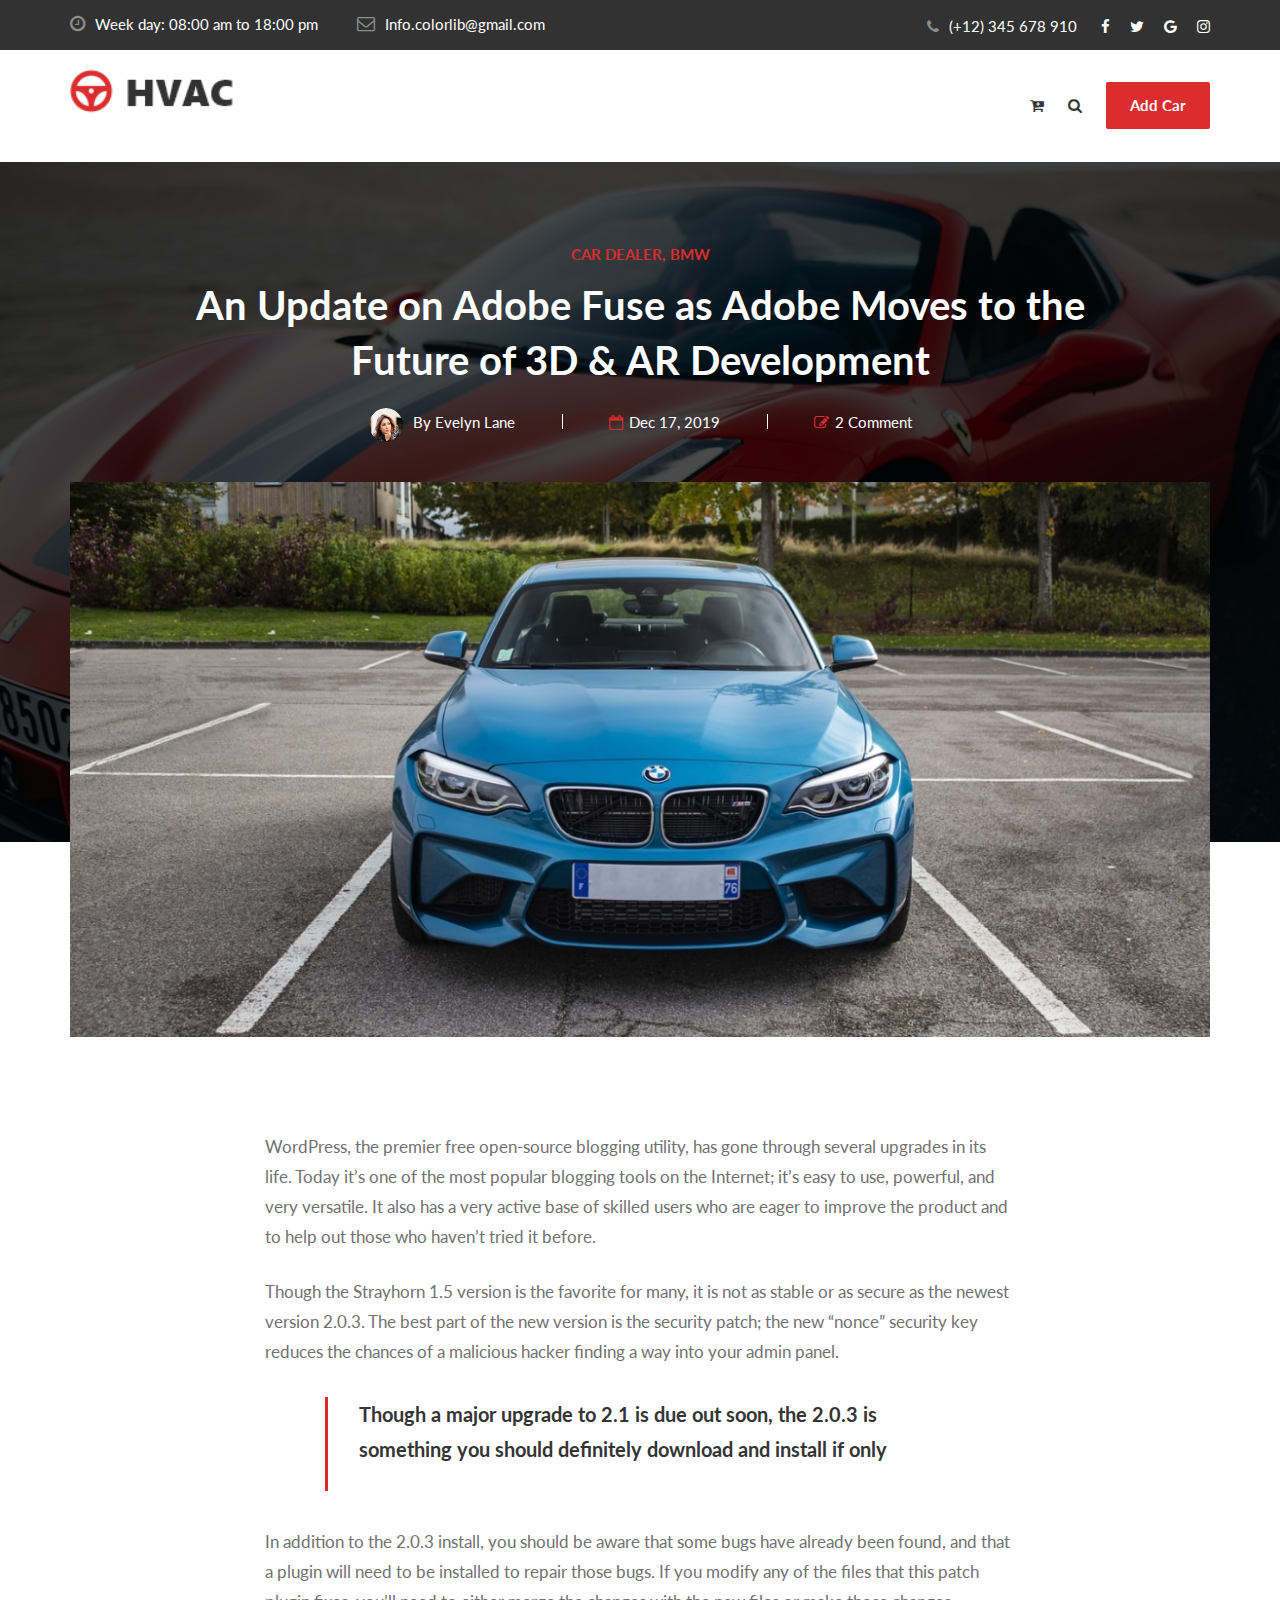
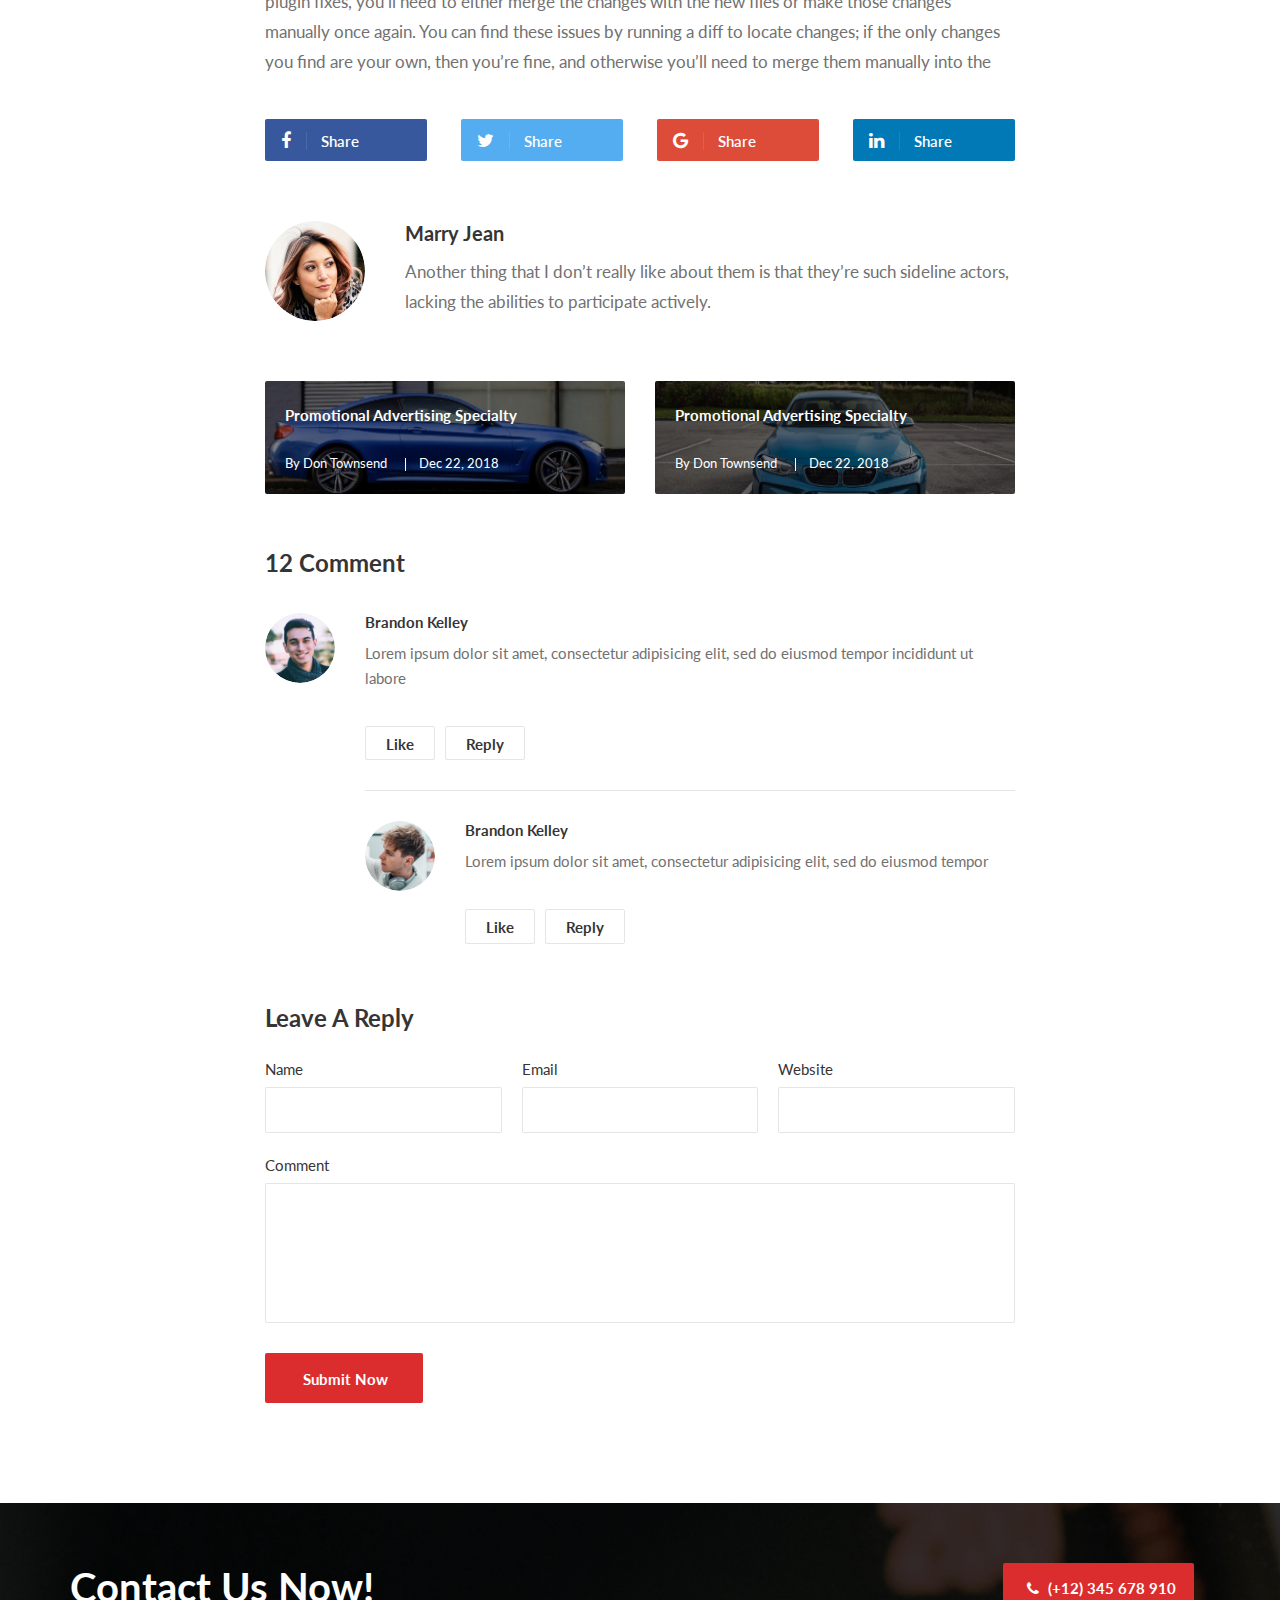
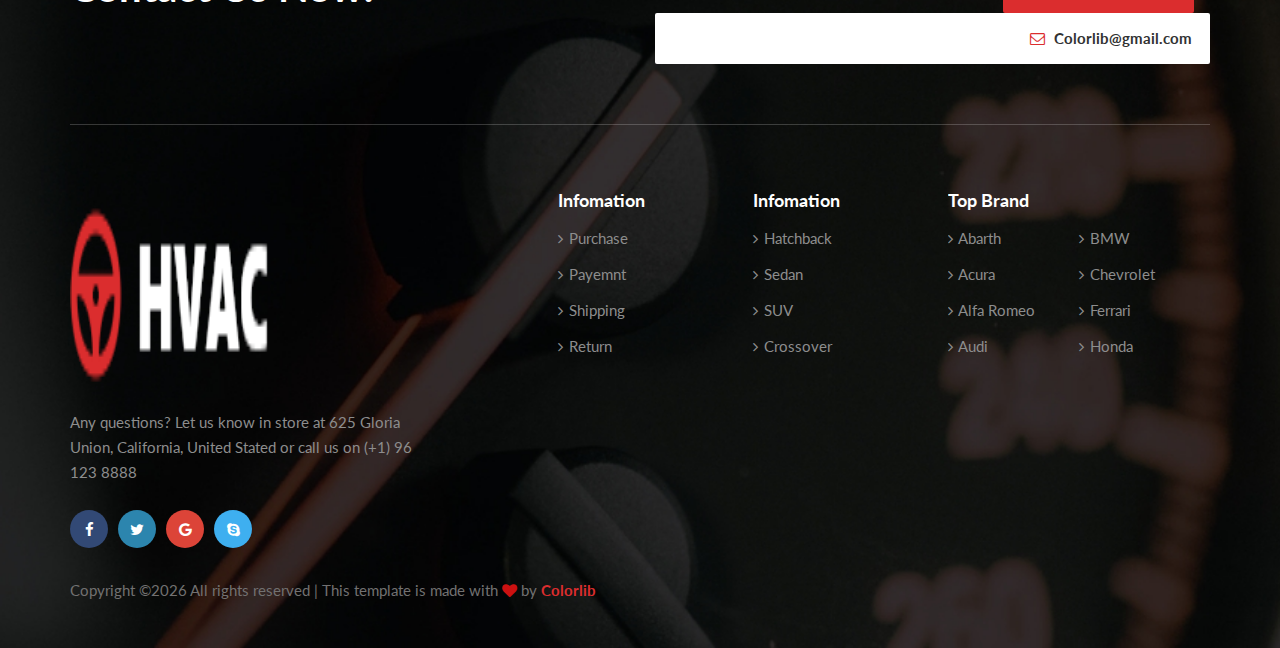
<file: blog-details.html>
<!DOCTYPE html>
<html lang="zxx">

<head>
    <meta charset="UTF-8">
    <meta name="description" content="Ashocars Japan">
    <meta name="keywords" content="Ashocars, Japan, Ashocars Japan, Ashocars Japan Kandy, Ashocars Japan Kandy Sri Lanka,car sale, 
			car sale in kandy, car sale in sri lanka,car sale in kandy sri lanka, car sale in sri lanka kandy ,japan car sale">
    <meta name="viewport" content="width=device-width, initial-scale=1.0">
    <meta http-equiv="X-UA-Compatible" content="ie=edge">
    <title>Ashocars Japan</title>

    <!-- Google Font -->
    <link href="https://fonts.googleapis.com/css2?family=Lato:wght@300;400;700;900&display=swap" rel="stylesheet">

    <!-- Css Styles -->
    <link rel="stylesheet" href="css/bootstrap.min.css" type="text/css">
    <link rel="stylesheet" href="css/font-awesome.min.css" type="text/css">
    <link rel="stylesheet" href="css/elegant-icons.css" type="text/css">
    <link rel="stylesheet" href="css/nice-select.css" type="text/css">
    <link rel="stylesheet" href="css/magnific-popup.css" type="text/css">
    <link rel="stylesheet" href="css/jquery-ui.min.css" type="text/css">
    <link rel="stylesheet" href="css/owl.carousel.min.css" type="text/css">
    <link rel="stylesheet" href="css/slicknav.min.css" type="text/css">
    <link rel="stylesheet" href="css/style.css" type="text/css">
</head>

<body>
    <!-- Page Preloder -->
    <div id="preloder">
        <div class="loader"></div>
    </div>

    <!-- Offcanvas Menu Begin -->
    <div class="offcanvas-menu-overlay"></div>
    <div class="offcanvas-menu-wrapper">
        <div class="offcanvas__widget">
            <a href="#"><i class="fa fa-cart-plus"></i></a>
            <a href="#" class="search-switch"><i class="fa fa-search"></i></a>
            <a href="#" class="primary-btn">Add Car</a>
        </div>
        <div class="offcanvas__logo">
            <a href="./index.html"><img src="img/logo.png" alt=""></a>
        </div>
        <div id="mobile-menu-wrap"></div>
        <ul class="offcanvas__widget__add">
            <li><i class="fa fa-clock-o"></i> Week day: 08:00 am to 18:00 pm</li>
            <li><i class="fa fa-envelope-o"></i> Info.colorlib@gmail.com</li>
        </ul>
        <div class="offcanvas__phone__num">
            <i class="fa fa-phone"></i>
            <span>(+12) 345 678 910</span>
        </div>
        <div class="offcanvas__social">
            <a href="#"><i class="fa fa-facebook"></i></a>
            <a href="#"><i class="fa fa-twitter"></i></a>
            <a href="#"><i class="fa fa-google"></i></a>
            <a href="#"><i class="fa fa-instagram"></i></a>
        </div>
    </div>
    <!-- Offcanvas Menu End -->

    <!-- Header Section Begin -->
    <header class="header">
        <div class="header__top">
            <div class="container">
                <div class="row">
                    <div class="col-lg-7">
                        <ul class="header__top__widget">
                            <li><i class="fa fa-clock-o"></i> Week day: 08:00 am to 18:00 pm</li>
                            <li><i class="fa fa-envelope-o"></i> Info.colorlib@gmail.com</li>
                        </ul>
                    </div>
                    <div class="col-lg-5">
                        <div class="header__top__right">
                            <div class="header__top__phone">
                                <i class="fa fa-phone"></i>
                                <span>(+12) 345 678 910</span>
                            </div>
                            <div class="header__top__social">
                                <a href="#"><i class="fa fa-facebook"></i></a>
                                <a href="#"><i class="fa fa-twitter"></i></a>
                                <a href="#"><i class="fa fa-google"></i></a>
                                <a href="#"><i class="fa fa-instagram"></i></a>
                            </div>
                        </div>
                    </div>
                </div>
            </div>
        </div>
        <div class="container">
            <div class="row">
                <div class="col-lg-2">
                    <div class="header__logo">
                        <a href="./index.html"><img src="img/logo.png" alt=""></a>
                    </div>
                </div>
                <div class="col-lg-10">
                    <div class="header__nav">
                        <nav class="header__menu">
                            <ul>
                                <li><a href="./index.html">Home</a></li>
                                <li><a href="./car.html">Cars</a></li>
                                <!-- <li><a href="./blog.html">Blog</a></li> -->
                                <!-- <li class="active"><a href="#">Pages</a>
                                    <ul class="dropdown">
                                        <li><a href="./about.html">About Us</a></li>
                                        <li><a href="./car-details.html">Car Details</a></li>
                                        <li><a href="./blog-details.html">Blog Details</a></li>
                                    </ul>
                                </li> -->
                                <li><a href="./about.html">About</a></li>
                                <li><a href="./contact.html">Contact</a></li>
                            </ul>
                        </nav>
                        <div class="header__nav__widget">
                            <div class="header__nav__widget__btn">
                                <a href="#"><i class="fa fa-cart-plus"></i></a>
                                <a href="#" class="search-switch"><i class="fa fa-search"></i></a>
                            </div>
                            <a href="#" class="primary-btn">Add Car</a>
                        </div>
                    </div>
                </div>
            </div>
            <div class="canvas__open">
                <span class="fa fa-bars"></span>
            </div>
        </div>
    </header>
    <!-- Header Section End -->

    <!-- Blog Details Hero Begin -->
    <section class="blog-details-hero spad set-bg" data-setbg="img/blog/details/details-hero-bg.jpg">
        <div class="container">
            <div class="row d-flex justify-content-center">
                <div class="col-lg-10">
                    <div class="blog__details__hero__text">
                        <span class="label">Car Dealer, BMW</span>
                        <h2>An Update on Adobe Fuse as Adobe Moves to the Future of 3D & AR Development</h2>
                        <ul>
                            <li><img src="img/blog/details/details-hero-avatar.png" alt=""> <span>By Evelyn Lane</span>
                            </li>
                            <li><i class="fa fa-calendar-o"></i> <span>Dec 17, 2019</span></li>
                            <li><i class="fa fa-edit"></i> <span>2 Comment</span></li>
                        </ul>
                    </div>
                </div>
            </div>
        </div>
    </section>
    <!-- Blog Details Hero End -->

    <!-- Blog Details Section Begin -->
    <section class="blog-details spad">
        <div class="container">
            <div class="row">
                <div class="col-lg-12">
                    <div class="blog__details__pic">
                        <img src="img/blog/details/details-pic.jpg" alt="">
                    </div>
                </div>
            </div>
            <div class="row d-flex justify-content-center">
                <div class="col-lg-8">
                    <div class="blog__details__text">
                        <p>WordPress, the premier free open-source blogging utility, has gone through several upgrades
                            in its life. Today it’s one of the most popular blogging tools on the Internet; it’s easy to
                            use, powerful, and very versatile. It also has a very active base of skilled users who are
                            eager to improve the product and to help out those who haven’t tried it before.</p>
                        <p>Though the Strayhorn 1.5 version is the favorite for many, it is not as stable or as secure
                            as the newest version 2.0.3. The best part of the new version is the security patch; the new
                            “nonce” security key reduces the chances of a malicious hacker finding a way into your admin
                            panel.</p>
                    </div>
                    <div class="blog__details__quote">
                        <p>Though a major upgrade to 2.1 is due out soon, the 2.0.3 is something you should definitely
                            download and install if only</p>
                    </div>
                    <div class="blog__details__desc">
                        <p>In addition to the 2.0.3 install, you should be aware that some bugs have already been found,
                            and that a plugin will need to be installed to repair those bugs. If you modify any of the
                            files that this patch plugin fixes, you’ll need to either merge the changes with the new
                            files or make those changes manually once again. You can find these issues by running a diff
                            to locate changes; if the only changes you find are your own, then you’re fine, and
                            otherwise you’ll need to merge them manually into the</p>
                    </div>
                    <div class="blog__details__share">
                        <a href="#" class="blog__details__share__item">
                            <i class="fa fa-facebook"></i>
                            <span>Share</span>
                        </a>
                        <a href="#" class="blog__details__share__item twitter">
                            <i class="fa fa-twitter"></i>
                            <span>Share</span>
                        </a>
                        <a href="#" class="blog__details__share__item google">
                            <i class="fa fa-google"></i>
                            <span>Share</span>
                        </a>
                        <a href="#" class="blog__details__share__item linkedin">
                            <i class="fa fa-linkedin"></i>
                            <span>Share</span>
                        </a>
                    </div>
                    <div class="blog__details__author">
                        <div class="blog__details__author__pic">
                            <img src="img/blog/details/author.png" alt="">
                        </div>
                        <div class="blog__details__author__text">
                            <h5>Marry Jean</h5>
                            <p>Another thing that I don’t really like about them is that they’re such sideline actors,
                                lacking the abilities to participate actively.</p>
                        </div>
                    </div>
                    <div class="blog__details__btns">
                        <div class="row">
                            <div class="col-lg-12">
                                <div class="row">
                                    <div class="col-lg-6">
                                        <a href="#" class="blog__details__btns__item set-bg"
                                            data-setbg="img/blog/details/pre.jpg">
                                            <h6>Promotional Advertising Specialty</h6>
                                            <ul>
                                                <li>By Don Townsend</li>
                                                <li>Dec 22, 2018</li>
                                            </ul>
                                        </a>
                                    </div>
                                    <div class="col-lg-6">
                                        <a href="#" class="blog__details__btns__item set-bg"
                                            data-setbg="img/blog/details/next.jpg">
                                            <h6>Promotional Advertising Specialty</h6>
                                            <ul>
                                                <li>By Don Townsend</li>
                                                <li>Dec 22, 2018</li>
                                            </ul>
                                        </a>
                                    </div>
                                </div>
                            </div>
                        </div>
                    </div>
                    <div class="blog__details__comment">
                        <h4>12 Comment</h4>
                        <div class="blog__details__comment__item">
                            <div class="blog__details__comment__item__pic">
                                <img src="img/blog/details/comment-1.png" alt="">
                            </div>
                            <div class="blog__details__comment__item__text">
                                <h6>Brandon Kelley</h6>
                                <p>Lorem ipsum dolor sit amet, consectetur adipisicing elit, sed do eiusmod tempor
                                    incididunt ut labore</p>
                                <a href="#">Like</a>
                                <a href="#">Reply</a>
                            </div>
                        </div>
                        <div class="blog__details__comment__item reply__comment">
                            <div class="blog__details__comment__item__pic">
                                <img src="img/blog/details/comment-2.png" alt="">
                            </div>
                            <div class="blog__details__comment__item__text">
                                <h6>Brandon Kelley</h6>
                                <p>Lorem ipsum dolor sit amet, consectetur adipisicing elit, sed do eiusmod tempor</p>
                                <a href="#">Like</a>
                                <a href="#">Reply</a>
                            </div>
                        </div>
                    </div>
                    <div class="blog__details__comment__form">
                        <h4>Leave A Reply</h4>
                        <form action="#">
                            <div class="input-list">
                                <div class="input-list-item">
                                    <p>Name</p>
                                    <input type="text">
                                </div>
                                <div class="input-list-item">
                                    <p>Email</p>
                                    <input type="text">
                                </div>
                                <div class="input-list-item">
                                    <p>Website</p>
                                    <input type="text">
                                </div>
                            </div>
                            <div class="input-desc">
                                <p>Comment</p>
                                <textarea></textarea>
                            </div>
                            <button type="submit" class="site-btn">Submit Now</button>
                        </form>
                    </div>
                </div>
            </div>
        </div>
    </section>
    <!-- Blog Details Section End -->

    <!-- Footer Section Begin -->
    <footer class="footer set-bg" data-setbg="img/footer-bg.jpg">
        <div class="container">
            <div class="footer__contact">
                <div class="row">
                    <div class="col-lg-6 col-md-6">
                        <div class="footer__contact__title">
                            <h2>Contact Us Now!</h2>
                        </div>
                    </div>
                    <div class="col-lg-6 col-md-6">
                        <div class="footer__contact__option">
                            <div class="option__item"><i class="fa fa-phone"></i> (+12) 345 678 910</div>
                            <div class="option__item email"><i class="fa fa-envelope-o"></i> Colorlib@gmail.com</div>
                        </div>
                    </div>
                </div>
            </div>
            <div class="row">
                <div class="col-lg-4 col-md-4">
                    <div class="footer__about">
                        <div class="footer__logo">
                            <a href="#"><img src="img/footer-logo.png" alt=""></a>
                        </div>
                        <p>Any questions? Let us know in store at 625 Gloria Union, California, United Stated or call us
                            on (+1) 96 123 8888</p>
                        <div class="footer__social">
                            <a href="#" class="facebook"><i class="fa fa-facebook"></i></a>
                            <a href="#" class="twitter"><i class="fa fa-twitter"></i></a>
                            <a href="#" class="google"><i class="fa fa-google"></i></a>
                            <a href="#" class="skype"><i class="fa fa-skype"></i></a>
                        </div>
                    </div>
                </div>
                <div class="col-lg-2 offset-lg-1 col-md-3">
                    <div class="footer__widget">
                        <h5>Infomation</h5>
                        <ul>
                            <li><a href="#"><i class="fa fa-angle-right"></i> Purchase</a></li>
                            <li><a href="#"><i class="fa fa-angle-right"></i> Payemnt</a></li>
                            <li><a href="#"><i class="fa fa-angle-right"></i> Shipping</a></li>
                            <li><a href="#"><i class="fa fa-angle-right"></i> Return</a></li>
                        </ul>
                    </div>
                </div>
                <div class="col-lg-2 col-md-3">
                    <div class="footer__widget">
                        <h5>Infomation</h5>
                        <ul>
                            <li><a href="#"><i class="fa fa-angle-right"></i> Hatchback</a></li>
                            <li><a href="#"><i class="fa fa-angle-right"></i> Sedan</a></li>
                            <li><a href="#"><i class="fa fa-angle-right"></i> SUV</a></li>
                            <li><a href="#"><i class="fa fa-angle-right"></i> Crossover</a></li>
                        </ul>
                    </div>
                </div>
                <div class="col-lg-3 col-md-6">
                    <div class="footer__brand">
                        <h5>Top Brand</h5>
                        <ul>
                            <li><a href="#"><i class="fa fa-angle-right"></i> Abarth</a></li>
                            <li><a href="#"><i class="fa fa-angle-right"></i> Acura</a></li>
                            <li><a href="#"><i class="fa fa-angle-right"></i> Alfa Romeo</a></li>
                            <li><a href="#"><i class="fa fa-angle-right"></i> Audi</a></li>
                        </ul>
                        <ul>
                            <li><a href="#"><i class="fa fa-angle-right"></i> BMW</a></li>
                            <li><a href="#"><i class="fa fa-angle-right"></i> Chevrolet</a></li>
                            <li><a href="#"><i class="fa fa-angle-right"></i> Ferrari</a></li>
                            <li><a href="#"><i class="fa fa-angle-right"></i> Honda</a></li>
                        </ul>
                    </div>
                </div>
            </div>
            <!-- Link back to Colorlib can't be removed. Template is licensed under CC BY 3.0. -->
            <div class="footer__copyright__text">
                <p>Copyright &copy;<script>document.write(new Date().getFullYear());</script> All rights reserved | This template is made with <i class="fa fa-heart" aria-hidden="true"></i> by <a href="https://colorlib.com" target="_blank">Colorlib</a></p>
            </div>
            <!-- Link back to Colorlib can't be removed. Template is licensed under CC BY 3.0. -->
        </div>
    </footer>
    <!-- Footer Section End -->

    <!-- Search Begin -->
    <div class="search-model">
        <div class="h-100 d-flex align-items-center justify-content-center">
            <div class="search-close-switch">+</div>
            <form class="search-model-form">
                <input type="text" id="search-input" placeholder="Search here.....">
            </form>
        </div>
    </div>
    <!-- Search End -->

    <!-- Js Plugins -->
    <script src="js/jquery-3.3.1.min.js"></script>
    <script src="js/bootstrap.min.js"></script>
    <script src="js/jquery.nice-select.min.js"></script>
    <script src="js/jquery-ui.min.js"></script>
    <script src="js/jquery.magnific-popup.min.js"></script>
    <script src="js/mixitup.min.js"></script>
    <script src="js/jquery.slicknav.js"></script>
    <script src="js/owl.carousel.min.js"></script>
    <script src="js/main.js"></script>
</body>

</html>
</file>
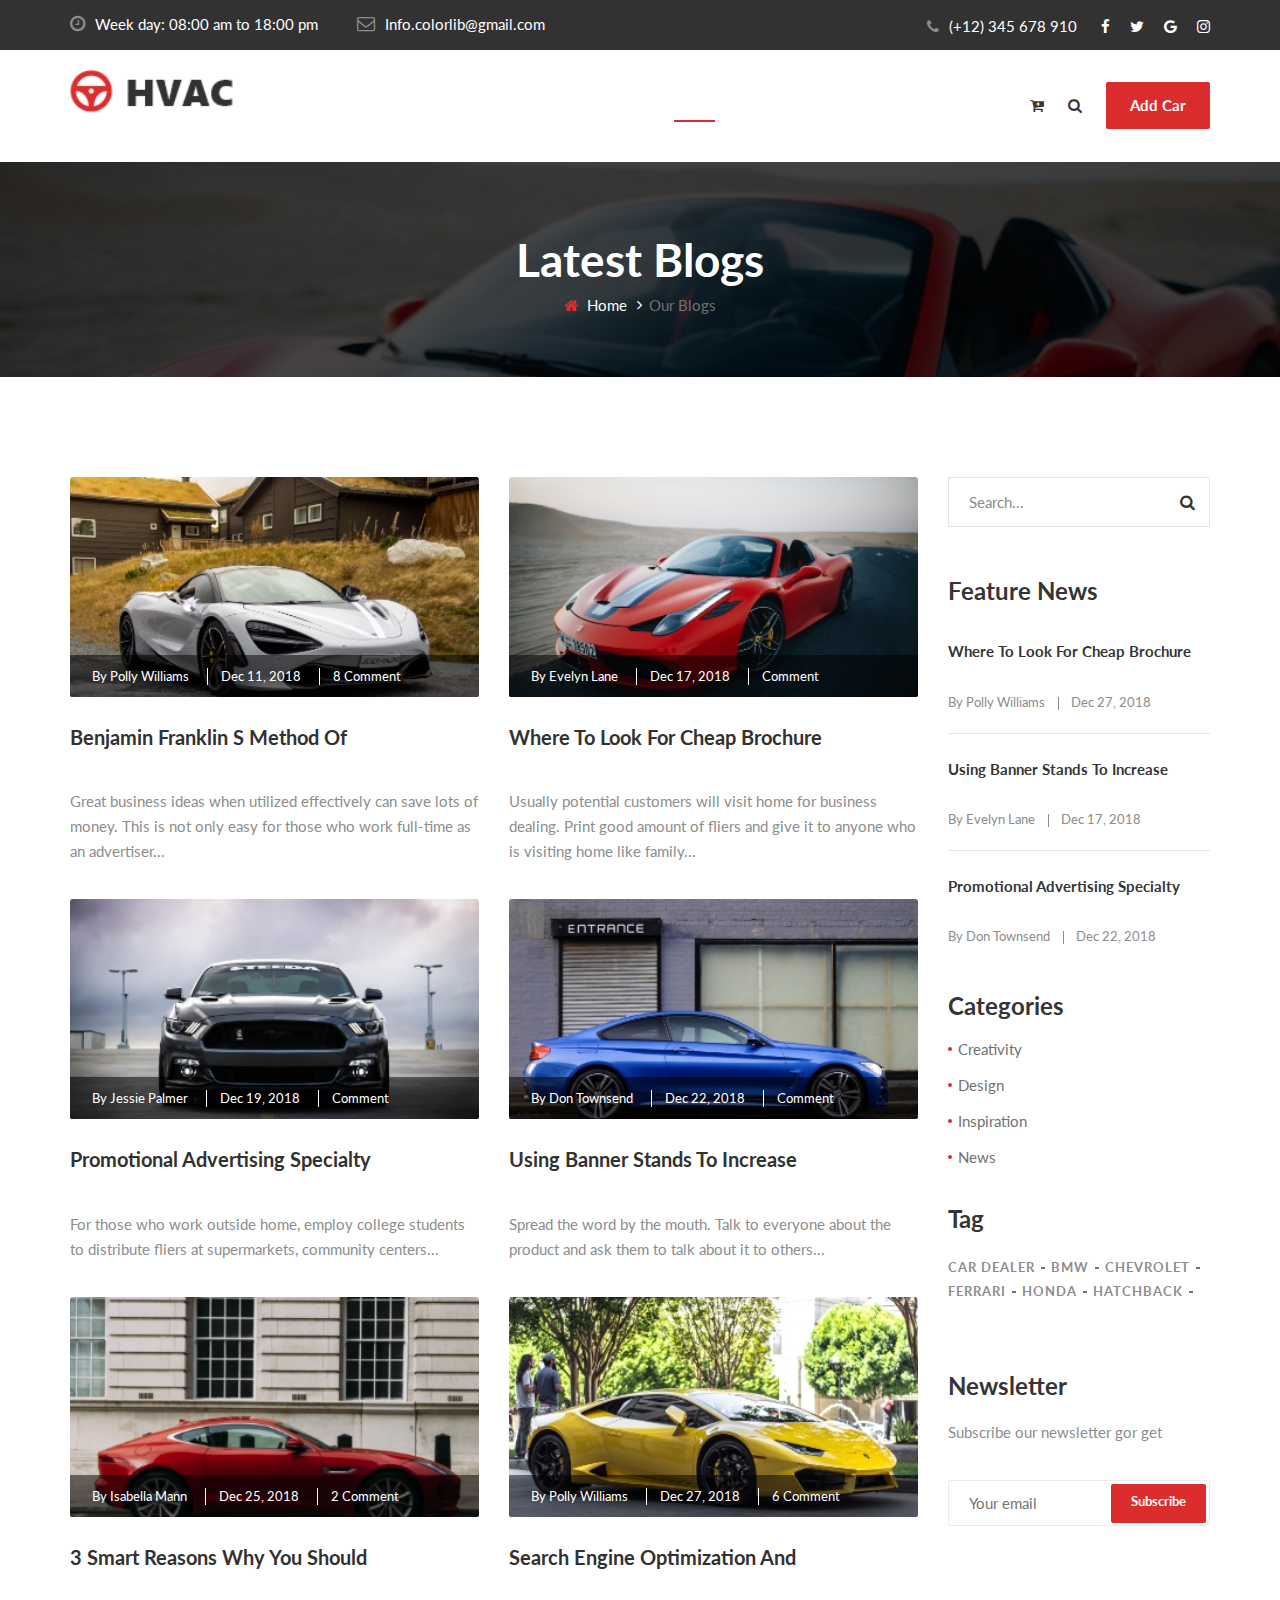
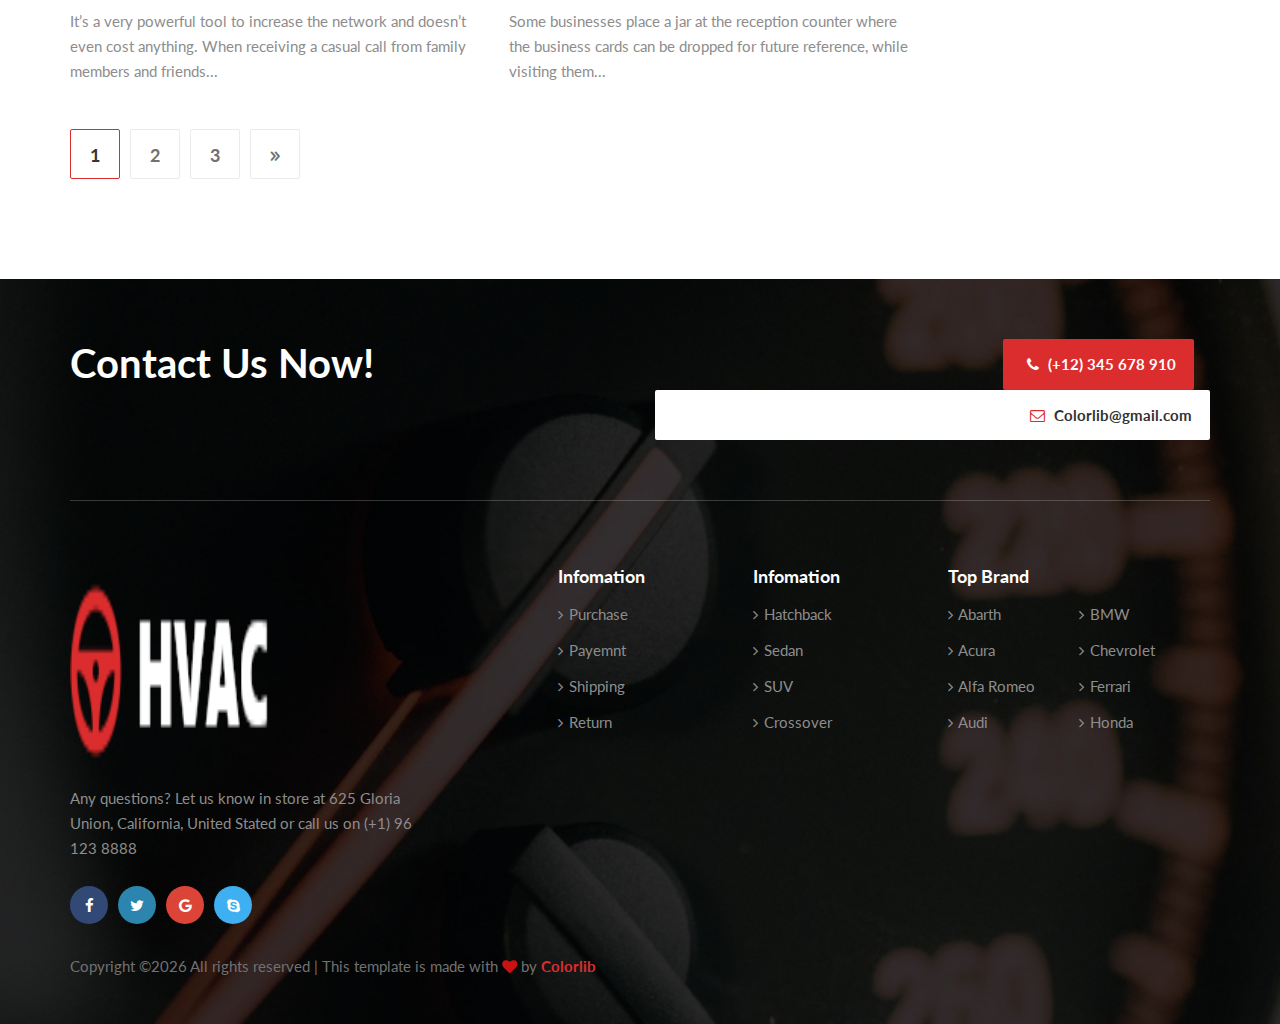
<file: blog.html>
<!DOCTYPE html>
<html lang="zxx">

<head>
    <meta charset="UTF-8">
    <meta name="description" content="Ashocars Japan">
    <meta name="keywords" content="Ashocars, Japan, Ashocars Japan, Ashocars Japan Kandy, Ashocars Japan Kandy Sri Lanka,car sale, 
			car sale in kandy, car sale in sri lanka,car sale in kandy sri lanka, car sale in sri lanka kandy ,japan car sale">
    <meta name="viewport" content="width=device-width, initial-scale=1.0">
    <meta http-equiv="X-UA-Compatible" content="ie=edge">
    <title>Ashocars Japan</title>

    <!-- Google Font -->
    <link href="https://fonts.googleapis.com/css2?family=Lato:wght@300;400;700;900&display=swap" rel="stylesheet">

    <!-- Css Styles -->
    <link rel="stylesheet" href="css/bootstrap.min.css" type="text/css">
    <link rel="stylesheet" href="css/font-awesome.min.css" type="text/css">
    <link rel="stylesheet" href="css/elegant-icons.css" type="text/css">
    <link rel="stylesheet" href="css/nice-select.css" type="text/css">
    <link rel="stylesheet" href="css/magnific-popup.css" type="text/css">
    <link rel="stylesheet" href="css/jquery-ui.min.css" type="text/css">
    <link rel="stylesheet" href="css/owl.carousel.min.css" type="text/css">
    <link rel="stylesheet" href="css/slicknav.min.css" type="text/css">
    <link rel="stylesheet" href="css/style.css" type="text/css">
</head>

<body>
    <!-- Page Preloder -->
    <div id="preloder">
        <div class="loader"></div>
    </div>

    <!-- Offcanvas Menu Begin -->
    <div class="offcanvas-menu-overlay"></div>
    <div class="offcanvas-menu-wrapper">
        <div class="offcanvas__widget">
            <a href="#"><i class="fa fa-cart-plus"></i></a>
            <a href="#" class="search-switch"><i class="fa fa-search"></i></a>
            <a href="#" class="primary-btn">Add Car</a>
        </div>
        <div class="offcanvas__logo">
            <a href="./index.html"><img src="img/logo.png" alt=""></a>
        </div>
        <div id="mobile-menu-wrap"></div>
        <ul class="offcanvas__widget__add">
            <li><i class="fa fa-clock-o"></i> Week day: 08:00 am to 18:00 pm</li>
            <li><i class="fa fa-envelope-o"></i> Info.colorlib@gmail.com</li>
        </ul>
        <div class="offcanvas__phone__num">
            <i class="fa fa-phone"></i>
            <span>(+12) 345 678 910</span>
        </div>
        <div class="offcanvas__social">
            <a href="#"><i class="fa fa-facebook"></i></a>
            <a href="#"><i class="fa fa-twitter"></i></a>
            <a href="#"><i class="fa fa-google"></i></a>
            <a href="#"><i class="fa fa-instagram"></i></a>
        </div>
    </div>
    <!-- Offcanvas Menu End -->

    <!-- Header Section Begin -->
    <header class="header">
        <div class="header__top">
            <div class="container">
                <div class="row">
                    <div class="col-lg-7">
                        <ul class="header__top__widget">
                            <li><i class="fa fa-clock-o"></i> Week day: 08:00 am to 18:00 pm</li>
                            <li><i class="fa fa-envelope-o"></i> Info.colorlib@gmail.com</li>
                        </ul>
                    </div>
                    <div class="col-lg-5">
                        <div class="header__top__right">
                            <div class="header__top__phone">
                                <i class="fa fa-phone"></i>
                                <span>(+12) 345 678 910</span>
                            </div>
                            <div class="header__top__social">
                                <a href="#"><i class="fa fa-facebook"></i></a>
                                <a href="#"><i class="fa fa-twitter"></i></a>
                                <a href="#"><i class="fa fa-google"></i></a>
                                <a href="#"><i class="fa fa-instagram"></i></a>
                            </div>
                        </div>
                    </div>
                </div>
            </div>
        </div>
        <div class="container">
            <div class="row">
                <div class="col-lg-2">
                    <div class="header__logo">
                        <a href="./index.html"><img src="img/logo.png" alt=""></a>
                    </div>
                </div>
                <div class="col-lg-10">
                    <div class="header__nav">
                        <nav class="header__menu">
                            <ul>
                                <li><a href="./index.html">Home</a></li>
                                <li><a href="./car.html">Cars</a></li>
                                <li class="active"><a href="./blog.html">Blog</a></li>
                                <!-- <li><a href="#">Pages</a>
                                    <ul class="dropdown">
                                        <li><a href="./about.html">About Us</a></li>
                                        <li><a href="./car-details.html">Car Details</a></li>
                                        <li><a href="./blog-details.html">Blog Details</a></li>
                                    </ul>
                                </li> -->
                                <li><a href="./about.html">About</a></li>
                                <li><a href="./contact.html">Contact</a></li>
                            </ul>
                        </nav>
                        <div class="header__nav__widget">
                            <div class="header__nav__widget__btn">
                                <a href="#"><i class="fa fa-cart-plus"></i></a>
                                <a href="#" class="search-switch"><i class="fa fa-search"></i></a>
                            </div>
                            <a href="#" class="primary-btn">Add Car</a>
                        </div>
                    </div>
                </div>
            </div>
            <div class="canvas__open">
                <span class="fa fa-bars"></span>
            </div>
        </div>
    </header>
    <!-- Header Section End -->

    <!-- Breadcrumb End -->
    <div class="breadcrumb-option set-bg" data-setbg="img/breadcrumb-bg.jpg">
        <div class="container">
            <div class="row">
                <div class="col-lg-12 text-center">
                    <div class="breadcrumb__text">
                        <h2>Latest Blogs</h2>
                        <div class="breadcrumb__links">
                            <a href="./index.html"><i class="fa fa-home"></i> Home</a>
                            <span>Our Blogs</span>
                        </div>
                    </div>
                </div>
            </div>
        </div>
    </div>
    <!-- Breadcrumb Begin -->

    <!-- Blog Section Begin -->
    <section class="blog spad">
        <div class="container">
            <div class="row">
                <div class="col-lg-9">
                    <div class="row">
                        <div class="col-lg-6 col-md-6 col-sm-6">
                            <div class="blog__item">
                                <div class="blog__item__pic set-bg" data-setbg="img/blog/blog-1.jpg">
                                    <ul>
                                        <li>By Polly Williams</li>
                                        <li>Dec 11, 2018</li>
                                        <li>8 Comment</li>
                                    </ul>
                                </div>
                                <div class="blog__item__text">
                                    <h5><a href="#">Benjamin Franklin S Method Of</a></h5>
                                    <p>Great business ideas when utilized effectively can save lots of money. This is
                                        not only easy for those who work full-time as an advertiser...</p>
                                </div>
                            </div>
                        </div>
                        <div class="col-lg-6 col-md-6 col-sm-6">
                            <div class="blog__item">
                                <div class="blog__item__pic set-bg" data-setbg="img/blog/blog-2.jpg">
                                    <ul>
                                        <li>By Evelyn Lane</li>
                                        <li>Dec 17, 2018</li>
                                        <li>Comment</li>
                                    </ul>
                                </div>
                                <div class="blog__item__text">
                                    <h5><a href="#">Where To Look For Cheap Brochure</a></h5>
                                    <p>Usually potential customers will visit home for business dealing. Print good
                                        amount of fliers and give it to anyone who is visiting home like family...</p>
                                </div>
                            </div>
                        </div>
                        <div class="col-lg-6 col-md-6 col-sm-6">
                            <div class="blog__item">
                                <div class="blog__item__pic set-bg" data-setbg="img/blog/blog-3.jpg">
                                    <ul>
                                        <li>By Jessie Palmer</li>
                                        <li>Dec 19, 2018</li>
                                        <li>Comment</li>
                                    </ul>
                                </div>
                                <div class="blog__item__text">
                                    <h5><a href="#">Promotional Advertising Specialty</a></h5>
                                    <p>For those who work outside home, employ college students to distribute fliers at
                                        supermarkets, community centers...</p>
                                </div>
                            </div>
                        </div>
                        <div class="col-lg-6 col-md-6 col-sm-6">
                            <div class="blog__item">
                                <div class="blog__item__pic set-bg" data-setbg="img/blog/blog-4.jpg">
                                    <ul>
                                        <li>By Don Townsend</li>
                                        <li>Dec 22, 2018</li>
                                        <li>Comment</li>
                                    </ul>
                                </div>
                                <div class="blog__item__text">
                                    <h5><a href="#">Using Banner Stands To Increase</a></h5>
                                    <p>Spread the word by the mouth. Talk to everyone about the product and ask them to
                                        talk about it to others...</p>
                                </div>
                            </div>
                        </div>
                        <div class="col-lg-6 col-md-6 col-sm-6">
                            <div class="blog__item">
                                <div class="blog__item__pic set-bg" data-setbg="img/blog/blog-5.jpg">
                                    <ul>
                                        <li>By Isabella Mann</li>
                                        <li>Dec 25, 2018</li>
                                        <li>2 Comment</li>
                                    </ul>
                                </div>
                                <div class="blog__item__text">
                                    <h5><a href="#">3 Smart Reasons Why You Should </a></h5>
                                    <p>It’s a very powerful tool to increase the network and doesn’t even cost anything.
                                        When receiving a casual call from family members and friends...</p>
                                </div>
                            </div>
                        </div>
                        <div class="col-lg-6 col-md-6 col-sm-6">
                            <div class="blog__item">
                                <div class="blog__item__pic set-bg" data-setbg="img/blog/blog-6.jpg">
                                    <ul>
                                        <li>By Polly Williams</li>
                                        <li>Dec 27, 2018</li>
                                        <li>6 Comment</li>
                                    </ul>
                                </div>
                                <div class="blog__item__text">
                                    <h5><a href="#">Search Engine Optimization And</a></h5>
                                    <p>Some businesses place a jar at the reception counter where the business cards can
                                        be dropped for future reference, while visiting them...</p>
                                </div>
                            </div>
                        </div>
                    </div>
                    <div class="pagination__option">
                        <a href="#" class="active">1</a>
                        <a href="#">2</a>
                        <a href="#">3</a>
                        <a href="#"><span class="arrow_carrot-2right"></span></a>
                    </div>
                </div>
                <div class="col-lg-3 col-md-6 col-sm-9">
                    <div class="blog__sidebar">
                        <form action="#" class="blog__sidebar__search">
                            <input type="text" placeholder="Search...">
                            <button type="submit"><i class="fa fa-search"></i></button>
                        </form>
                        <div class="blog__sidebar__feature">
                            <h4>Feature News</h4>
                            <div class="blog__sidebar__feature__item">
                                <h6><a href="#">Where To Look For Cheap Brochure</a></h6>
                                <ul>
                                    <li>By Polly Williams</li>
                                    <li>Dec 27, 2018</li>
                                </ul>
                            </div>
                            <div class="blog__sidebar__feature__item">
                                <h6><a href="#">Using Banner Stands To Increase</a></h6>
                                <ul>
                                    <li>By Evelyn Lane</li>
                                    <li>Dec 17, 2018</li>
                                </ul>
                            </div>
                            <div class="blog__sidebar__feature__item">
                                <h6><a href="#">Promotional Advertising Specialty</a></h6>
                                <ul>
                                    <li>By Don Townsend</li>
                                    <li>Dec 22, 2018</li>
                                </ul>
                            </div>
                        </div>
                        <div class="blog__sidebar__categories">
                            <h4>Categories</h4>
                            <ul>
                                <li><a href="#">Creativity</a></li>
                                <li><a href="#">Design</a></li>
                                <li><a href="#">Inspiration</a></li>
                                <li><a href="#">News</a></li>
                            </ul>
                        </div>
                        <div class="blog__sidebar__tag">
                            <h4>Tag</h4>
                            <a href="#">Car Dealer</a>
                            <a href="#">bmw</a>
                            <a href="#">Chevrolet</a>
                            <a href="#">ferrari</a>
                            <a href="#">Honda</a>
                            <a href="#">Hatchback</a>
                        </div>
                        <div class="blog__sidebar__newslatter">
                            <h4>Newsletter</h4>
                            <p>Subscribe our newsletter gor get</p>
                            <form action="#">
                                <input type="text" placeholder="Your email">
                                <button type="submit">Subscribe</button>
                            </form>
                        </div>
                    </div>
                </div>
            </div>
        </div>
    </section>
    <!-- Blog Section End -->

    <!-- Footer Section Begin -->
    <footer class="footer set-bg" data-setbg="img/footer-bg.jpg">
        <div class="container">
            <div class="footer__contact">
                <div class="row">
                    <div class="col-lg-6 col-md-6">
                        <div class="footer__contact__title">
                            <h2>Contact Us Now!</h2>
                        </div>
                    </div>
                    <div class="col-lg-6 col-md-6">
                        <div class="footer__contact__option">
                            <div class="option__item"><i class="fa fa-phone"></i> (+12) 345 678 910</div>
                            <div class="option__item email"><i class="fa fa-envelope-o"></i> Colorlib@gmail.com</div>
                        </div>
                    </div>
                </div>
            </div>
            <div class="row">
                <div class="col-lg-4 col-md-4">
                    <div class="footer__about">
                        <div class="footer__logo">
                            <a href="#"><img src="img/footer-logo.png" alt=""></a>
                        </div>
                        <p>Any questions? Let us know in store at 625 Gloria Union, California, United Stated or call us
                            on (+1) 96 123 8888</p>
                        <div class="footer__social">
                            <a href="#" class="facebook"><i class="fa fa-facebook"></i></a>
                            <a href="#" class="twitter"><i class="fa fa-twitter"></i></a>
                            <a href="#" class="google"><i class="fa fa-google"></i></a>
                            <a href="#" class="skype"><i class="fa fa-skype"></i></a>
                        </div>
                    </div>
                </div>
                <div class="col-lg-2 offset-lg-1 col-md-3">
                    <div class="footer__widget">
                        <h5>Infomation</h5>
                        <ul>
                            <li><a href="#"><i class="fa fa-angle-right"></i> Purchase</a></li>
                            <li><a href="#"><i class="fa fa-angle-right"></i> Payemnt</a></li>
                            <li><a href="#"><i class="fa fa-angle-right"></i> Shipping</a></li>
                            <li><a href="#"><i class="fa fa-angle-right"></i> Return</a></li>
                        </ul>
                    </div>
                </div>
                <div class="col-lg-2 col-md-3">
                    <div class="footer__widget">
                        <h5>Infomation</h5>
                        <ul>
                            <li><a href="#"><i class="fa fa-angle-right"></i> Hatchback</a></li>
                            <li><a href="#"><i class="fa fa-angle-right"></i> Sedan</a></li>
                            <li><a href="#"><i class="fa fa-angle-right"></i> SUV</a></li>
                            <li><a href="#"><i class="fa fa-angle-right"></i> Crossover</a></li>
                        </ul>
                    </div>
                </div>
                <div class="col-lg-3 col-md-6">
                    <div class="footer__brand">
                        <h5>Top Brand</h5>
                        <ul>
                            <li><a href="#"><i class="fa fa-angle-right"></i> Abarth</a></li>
                            <li><a href="#"><i class="fa fa-angle-right"></i> Acura</a></li>
                            <li><a href="#"><i class="fa fa-angle-right"></i> Alfa Romeo</a></li>
                            <li><a href="#"><i class="fa fa-angle-right"></i> Audi</a></li>
                        </ul>
                        <ul>
                            <li><a href="#"><i class="fa fa-angle-right"></i> BMW</a></li>
                            <li><a href="#"><i class="fa fa-angle-right"></i> Chevrolet</a></li>
                            <li><a href="#"><i class="fa fa-angle-right"></i> Ferrari</a></li>
                            <li><a href="#"><i class="fa fa-angle-right"></i> Honda</a></li>
                        </ul>
                    </div>
                </div>
            </div>
            <!-- Link back to Colorlib can't be removed. Template is licensed under CC BY 3.0. -->
            <div class="footer__copyright__text">
                <p>Copyright &copy;<script>document.write(new Date().getFullYear());</script> All rights reserved | This template is made with <i class="fa fa-heart" aria-hidden="true"></i> by <a href="https://colorlib.com" target="_blank">Colorlib</a></p>
            </div>
            <!-- Link back to Colorlib can't be removed. Template is licensed under CC BY 3.0. -->
        </div>
    </footer>
    <!-- Footer Section End -->

    <!-- Search Begin -->
    <div class="search-model">
        <div class="h-100 d-flex align-items-center justify-content-center">
            <div class="search-close-switch">+</div>
            <form class="search-model-form">
                <input type="text" id="search-input" placeholder="Search here.....">
            </form>
        </div>
    </div>
    <!-- Search End -->

    <!-- Js Plugins -->
    <script src="js/jquery-3.3.1.min.js"></script>
    <script src="js/bootstrap.min.js"></script>
    <script src="js/jquery.nice-select.min.js"></script>
    <script src="js/jquery-ui.min.js"></script>
    <script src="js/jquery.magnific-popup.min.js"></script>
    <script src="js/mixitup.min.js"></script>
    <script src="js/jquery.slicknav.js"></script>
    <script src="js/owl.carousel.min.js"></script>
    <script src="js/main.js"></script>
</body>

</html>
</file>
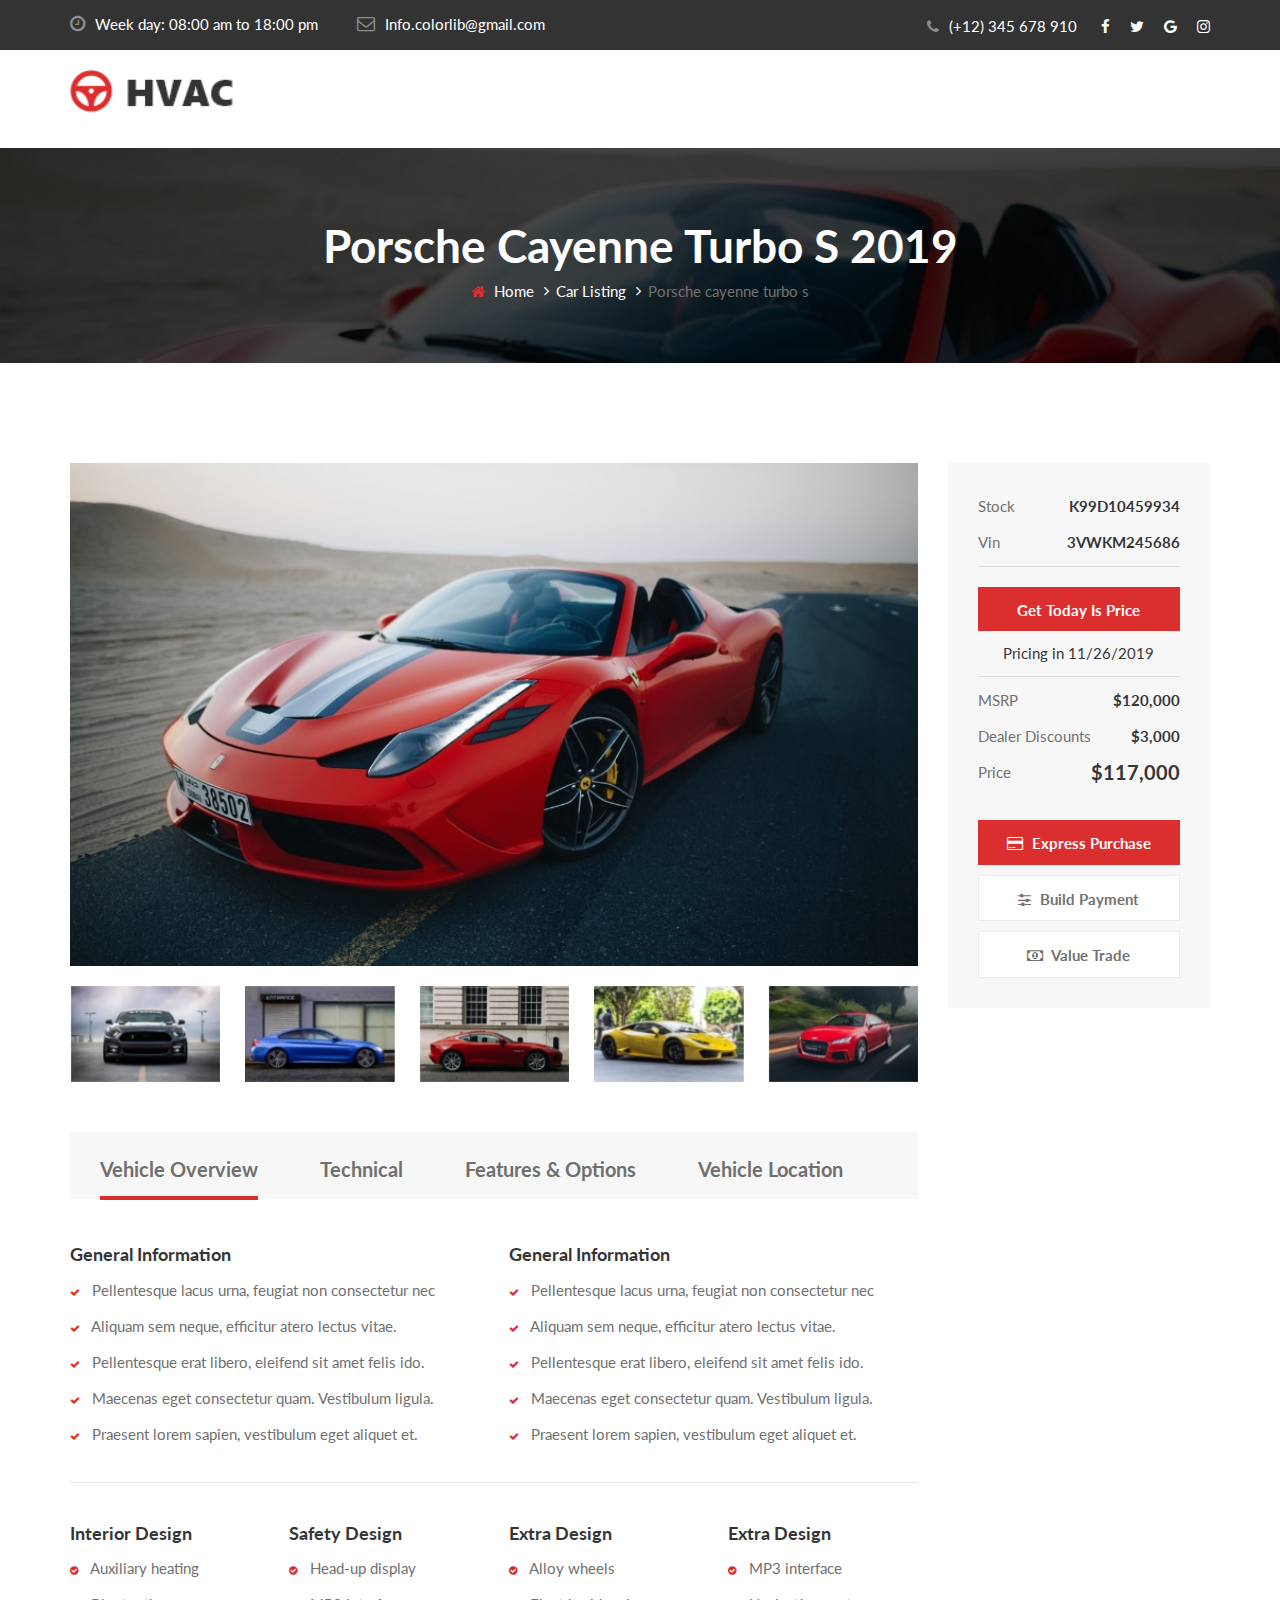
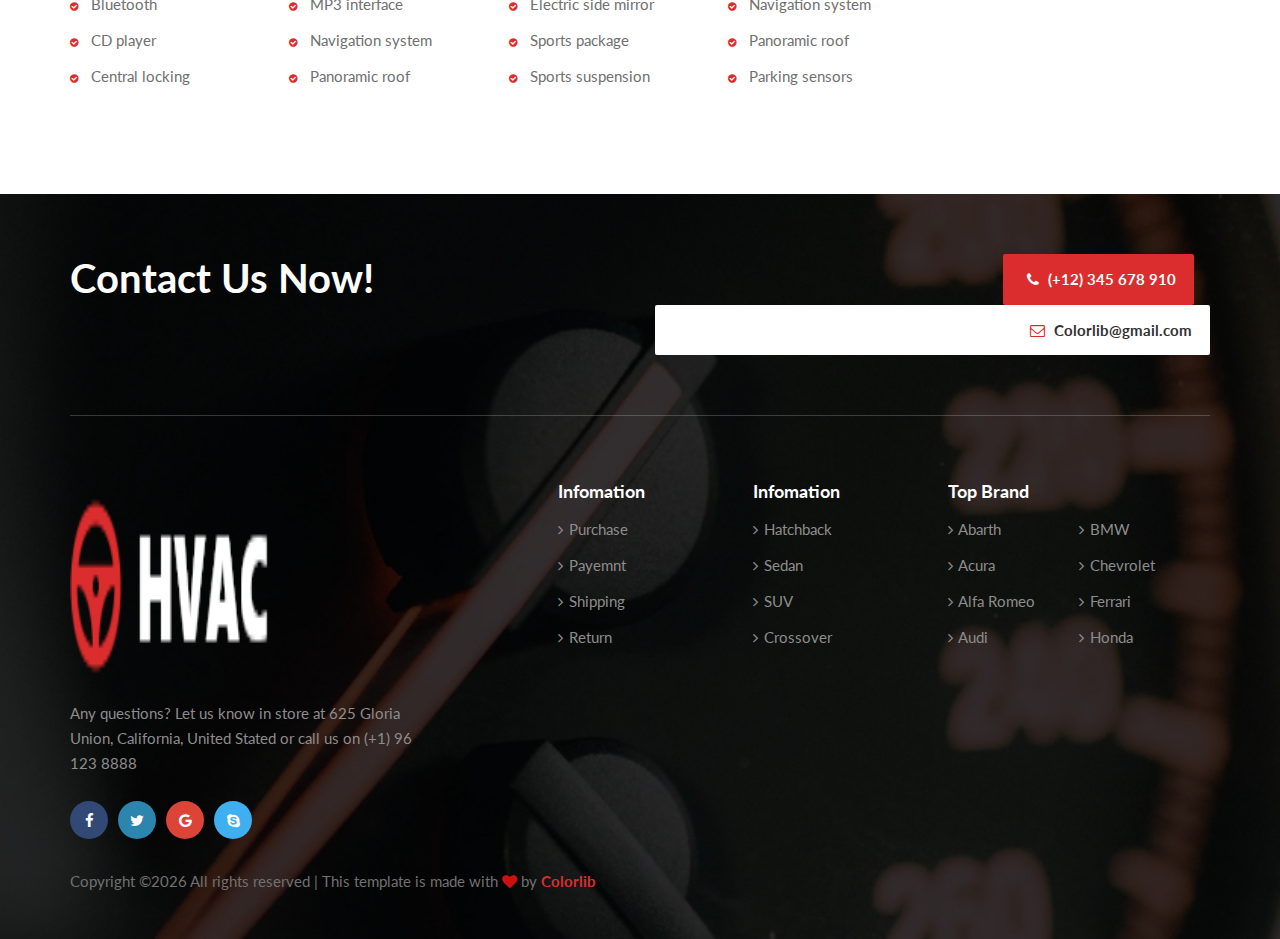
<file: car-details.html>
<!DOCTYPE html>
<html lang="zxx">

<head>
    <meta charset="UTF-8">
    <meta name="description" content="Ashocars Japan">
    <meta name="keywords" content="Ashocars, Japan, Ashocars Japan, Ashocars Japan Kandy, Ashocars Japan Kandy Sri Lanka,car sale, 
			car sale in kandy, car sale in sri lanka,car sale in kandy sri lanka, car sale in sri lanka kandy ,japan car sale">
    <meta name="viewport" content="width=device-width, initial-scale=1.0">
    <meta http-equiv="X-UA-Compatible" content="ie=edge">
    <title>Ashocars Japan</title>

    <!-- Google Font -->
    <link href="https://fonts.googleapis.com/css2?family=Lato:wght@300;400;700;900&display=swap" rel="stylesheet">

    <!-- Css Styles -->
    <link rel="stylesheet" href="css/bootstrap.min.css" type="text/css">
    <link rel="stylesheet" href="css/font-awesome.min.css" type="text/css">
    <link rel="stylesheet" href="css/elegant-icons.css" type="text/css">
    <link rel="stylesheet" href="css/nice-select.css" type="text/css">
    <link rel="stylesheet" href="css/magnific-popup.css" type="text/css">
    <link rel="stylesheet" href="css/jquery-ui.min.css" type="text/css">
    <link rel="stylesheet" href="css/owl.carousel.min.css" type="text/css">
    <link rel="stylesheet" href="css/slicknav.min.css" type="text/css">
    <link rel="stylesheet" href="css/style.css" type="text/css">
</head>

<body>
    <!-- Page Preloder -->
    <div id="preloder">
        <div class="loader"></div>
    </div>

    <!-- Offcanvas Menu Begin -->
    <div class="offcanvas-menu-overlay"></div>
    <div class="offcanvas-menu-wrapper">
        <div class="offcanvas__widget">
            <a href="#"><i class="fa fa-cart-plus"></i></a>
            <a href="#" class="search-switch"><i class="fa fa-search"></i></a>
            <a href="#" class="primary-btn">Add Car</a>
        </div>
        <div class="offcanvas__logo">
            <a href="./index.html"><img src="img/logo.png" alt=""></a>
        </div>
        <div id="mobile-menu-wrap"></div>
        <ul class="offcanvas__widget__add">
            <li><i class="fa fa-clock-o"></i> Week day: 08:00 am to 18:00 pm</li>
            <li><i class="fa fa-envelope-o"></i> Info.colorlib@gmail.com</li>
        </ul>
        <div class="offcanvas__phone__num">
            <i class="fa fa-phone"></i>
            <span>(+12) 345 678 910</span>
        </div>
        <div class="offcanvas__social">
            <a href="#"><i class="fa fa-facebook"></i></a>
            <a href="#"><i class="fa fa-twitter"></i></a>
            <a href="#"><i class="fa fa-google"></i></a>
            <a href="#"><i class="fa fa-instagram"></i></a>
        </div>
    </div>
    <!-- Offcanvas Menu End -->

    <!-- Header Section Begin -->
    <header class="header">
        <div class="header__top">
            <div class="container">
                <div class="row">
                    <div class="col-lg-7">
                        <ul class="header__top__widget">
                            <li><i class="fa fa-clock-o"></i> Week day: 08:00 am to 18:00 pm</li>
                            <li><i class="fa fa-envelope-o"></i> Info.colorlib@gmail.com</li>
                        </ul>
                    </div>
                    <div class="col-lg-5">
                        <div class="header__top__right">
                            <div class="header__top__phone">
                                <i class="fa fa-phone"></i>
                                <span>(+12) 345 678 910</span>
                            </div>
                            <div class="header__top__social">
                                <a href="#"><i class="fa fa-facebook"></i></a>
                                <a href="#"><i class="fa fa-twitter"></i></a>
                                <a href="#"><i class="fa fa-google"></i></a>
                                <a href="#"><i class="fa fa-instagram"></i></a>
                            </div>
                        </div>
                    </div>
                </div>
            </div>
        </div>
        <div class="container">
            <div class="row">
                <div class="col-lg-2">
                    <div class="header__logo">
                        <a href="./index.html"><img src="img/logo.png" alt=""></a>
                    </div>
                </div>
                <div class="col-lg-10">
                    <div class="header__nav">
                        <nav class="header__menu">
                            <ul>
                                <li><a href="./index.html">Home</a></li>
                                <li><a href="./car.html">Cars</a></li>
                                <!-- <li><a href="./blog.html">Blog</a></li> -->
                                <!-- <li class="active"><a href="#">Pages</a>
                                    <ul class="dropdown">
                                        <li><a href="./about.html">About Us</a></li>
                                        <li><a href="./car-details.html">Car Details</a></li>
                                        <li><a href="./blog-details.html">Blog Details</a></li>
                                    </ul>
                                </li> -->
                                <li><a href="./about.html">About</a></li>
                                <li><a href="./contact.html">Contact</a></li>
                            </ul>
                        </nav>
                        <!-- <div class="header__nav__widget">
                            <div class="header__nav__widget__btn">
                                <a href="#"><i class="fa fa-cart-plus"></i></a>
                                <a href="#" class="search-switch"><i class="fa fa-search"></i></a>
                            </div>
                            <a href="#" class="primary-btn">Add Car</a>
                        </div> -->
                    </div>
                </div>
            </div>
            <div class="canvas__open">
                <span class="fa fa-bars"></span>
            </div>
        </div>
    </header>
    <!-- Header Section End -->

    <!-- Breadcrumb End -->
    <div class="breadcrumb-option set-bg" data-setbg="img/breadcrumb-bg.jpg">
        <div class="container">
            <div class="row">
                <div class="col-lg-12 text-center">
                    <div class="breadcrumb__text">
                        <h2>Porsche Cayenne Turbo S 2019</h2>
                        <div class="breadcrumb__links">
                            <a href="./index.html"><i class="fa fa-home"></i> Home</a>
                            <a href="#">Car Listing</a>
                            <span>Porsche cayenne turbo s</span>
                        </div>
                    </div>
                </div>
            </div>
        </div>
    </div>
    <!-- Breadcrumb Begin -->

    <!-- Car Details Section Begin -->
    <section class="car-details spad">
        <div class="container">
            <div class="row">
                <div class="col-lg-9">
                    <div class="car__details__pic">
                        <div class="car__details__pic__large">
                            <img class="car-big-img" src="img/cars/details/cd-1.jpg" alt="">
                        </div>
                        <div class="car-thumbs">
                            <div class="car-thumbs-track car__thumb__slider owl-carousel">
                                <div class="ct" data-imgbigurl="img/cars/details/cd-2.jpg"><img
                                        src="img/cars/details/sm-1.jpg" alt=""></div>
                                <div class="ct" data-imgbigurl="img/cars/details/cd-3.jpg"><img
                                        src="img/cars/details/sm-2.jpg" alt=""></div>
                                <div class="ct" data-imgbigurl="img/cars/details/cd-4.jpg"><img
                                        src="img/cars/details/sm-3.jpg" alt=""></div>
                                <div class="ct" data-imgbigurl="img/cars/details/cd-5.jpg"><img
                                        src="img/cars/details/sm-4.jpg" alt=""></div>
                                <div class="ct" data-imgbigurl="img/cars/details/cd-6.jpg"><img
                                        src="img/cars/details/sm-5.jpg" alt=""></div>
                            </div>
                        </div>
                    </div>
                    <div class="car__details__tab">
                        <ul class="nav nav-tabs" role="tablist">
                            <li class="nav-item">
                                <a class="nav-link active" data-toggle="tab" href="#tabs-1" role="tab">Vehicle
                                    Overview</a>
                            </li>
                            <li class="nav-item">
                                <a class="nav-link" data-toggle="tab" href="#tabs-2" role="tab">Technical</a>
                            </li>
                            <li class="nav-item">
                                <a class="nav-link" data-toggle="tab" href="#tabs-3" role="tab">Features & Options</a>
                            </li>
                            <li class="nav-item">
                                <a class="nav-link" data-toggle="tab" href="#tabs-4" role="tab">Vehicle Location</a>
                            </li>
                        </ul>
                        <div class="tab-content">
                            <div class="tab-pane active" id="tabs-1" role="tabpanel">
                                <div class="car__details__tab__info">
                                    <div class="row">
                                        <div class="col-lg-6 col-md-6">
                                            <div class="car__details__tab__info__item">
                                                <h5>General Information</h5>
                                                <ul>
                                                    <li><i class="fa fa-check"></i> Pellentesque lacus urna, feugiat non
                                                        consectetur nec</li>
                                                    <li><i class="fa fa-check"></i> Aliquam sem neque, efficitur atero
                                                        lectus vitae.</li>
                                                    <li><i class="fa fa-check"></i> Pellentesque erat libero, eleifend
                                                        sit amet felis ido.</li>
                                                    <li><i class="fa fa-check"></i> Maecenas eget consectetur quam.
                                                        Vestibulum ligula.</li>
                                                    <li><i class="fa fa-check"></i> Praesent lorem sapien, vestibulum
                                                        eget aliquet et.</li>
                                                </ul>
                                            </div>
                                        </div>
                                        <div class="col-lg-6 col-md-6">
                                            <div class="car__details__tab__info__item">
                                                <h5>General Information</h5>
                                                <ul>
                                                    <li><i class="fa fa-check"></i> Pellentesque lacus urna, feugiat non
                                                        consectetur nec</li>
                                                    <li><i class="fa fa-check"></i> Aliquam sem neque, efficitur atero
                                                        lectus vitae.</li>
                                                    <li><i class="fa fa-check"></i> Pellentesque erat libero, eleifend
                                                        sit amet felis ido.</li>
                                                    <li><i class="fa fa-check"></i> Maecenas eget consectetur quam.
                                                        Vestibulum ligula.</li>
                                                    <li><i class="fa fa-check"></i> Praesent lorem sapien, vestibulum
                                                        eget aliquet et.</li>
                                                </ul>
                                            </div>
                                        </div>
                                    </div>
                                </div>
                                <div class="car__details__tab__feature">
                                    <div class="row">
                                        <div class="col-lg-3 col-md-6 col-sm-6">
                                            <div class="car__details__tab__feature__item">
                                                <h5>Interior Design</h5>
                                                <ul>
                                                    <li><i class="fa fa-check-circle"></i> Auxiliary heating</li>
                                                    <li><i class="fa fa-check-circle"></i> Bluetooth</li>
                                                    <li><i class="fa fa-check-circle"></i> CD player</li>
                                                    <li><i class="fa fa-check-circle"></i> Central locking</li>
                                                </ul>
                                            </div>
                                        </div>
                                        <div class="col-lg-3 col-md-6 col-sm-6">
                                            <div class="car__details__tab__feature__item">
                                                <h5>Safety Design</h5>
                                                <ul>
                                                    <li><i class="fa fa-check-circle"></i> Head-up display</li>
                                                    <li><i class="fa fa-check-circle"></i> MP3 interface</li>
                                                    <li><i class="fa fa-check-circle"></i> Navigation system</li>
                                                    <li><i class="fa fa-check-circle"></i> Panoramic roof</li>
                                                </ul>
                                            </div>
                                        </div>
                                        <div class="col-lg-3 col-md-6 col-sm-6">
                                            <div class="car__details__tab__feature__item">
                                                <h5>Extra Design</h5>
                                                <ul>
                                                    <li><i class="fa fa-check-circle"></i> Alloy wheels</li>
                                                    <li><i class="fa fa-check-circle"></i> Electric side mirror</li>
                                                    <li><i class="fa fa-check-circle"></i> Sports package</li>
                                                    <li><i class="fa fa-check-circle"></i> Sports suspension</li>
                                                </ul>
                                            </div>
                                        </div>
                                        <div class="col-lg-3 col-md-6 col-sm-6">
                                            <div class="car__details__tab__feature__item">
                                                <h5>Extra Design</h5>
                                                <ul>
                                                    <li><i class="fa fa-check-circle"></i> MP3 interface</li>
                                                    <li><i class="fa fa-check-circle"></i> Navigation system</li>
                                                    <li><i class="fa fa-check-circle"></i> Panoramic roof</li>
                                                    <li><i class="fa fa-check-circle"></i> Parking sensors</li>
                                                </ul>
                                            </div>
                                        </div>
                                    </div>
                                </div>
                            </div>
                            <div class="tab-pane" id="tabs-2" role="tabpanel">
                                <div class="car__details__tab__info">
                                    <div class="row">
                                        <div class="col-lg-6 col-md-6">
                                            <div class="car__details__tab__info__item">
                                                <h5>General Information2</h5>
                                                <ul>
                                                    <li><i class="fa fa-check"></i> Pellentesque lacus urna, feugiat non
                                                        consectetur nec</li>
                                                    <li><i class="fa fa-check"></i> Aliquam sem neque, efficitur atero
                                                        lectus vitae.</li>
                                                    <li><i class="fa fa-check"></i> Pellentesque erat libero, eleifend
                                                        sit amet felis ido.</li>
                                                    <li><i class="fa fa-check"></i> Maecenas eget consectetur quam.
                                                        Vestibulum ligula.</li>
                                                    <li><i class="fa fa-check"></i> Praesent lorem sapien, vestibulum
                                                        eget aliquet et.</li>
                                                </ul>
                                            </div>
                                        </div>
                                        <div class="col-lg-6 col-md-6">
                                            <div class="car__details__tab__info__item">
                                                <h5>General Information</h5>
                                                <ul>
                                                    <li><i class="fa fa-check"></i> Pellentesque lacus urna, feugiat non
                                                        consectetur nec</li>
                                                    <li><i class="fa fa-check"></i> Aliquam sem neque, efficitur atero
                                                        lectus vitae.</li>
                                                    <li><i class="fa fa-check"></i> Pellentesque erat libero, eleifend
                                                        sit amet felis ido.</li>
                                                    <li><i class="fa fa-check"></i> Maecenas eget consectetur quam.
                                                        Vestibulum ligula.</li>
                                                    <li><i class="fa fa-check"></i> Praesent lorem sapien, vestibulum
                                                        eget aliquet et.</li>
                                                </ul>
                                            </div>
                                        </div>
                                    </div>
                                </div>
                                <div class="car__details__tab__feature">
                                    <div class="row">
                                        <div class="col-lg-3 col-md-6 col-sm-6">
                                            <div class="car__details__tab__feature__item">
                                                <h5>Interior Design</h5>
                                                <ul>
                                                    <li><i class="fa fa-check-circle"></i> Auxiliary heating</li>
                                                    <li><i class="fa fa-check-circle"></i> Bluetooth</li>
                                                    <li><i class="fa fa-check-circle"></i> CD player</li>
                                                    <li><i class="fa fa-check-circle"></i> Central locking</li>
                                                </ul>
                                            </div>
                                        </div>
                                        <div class="col-lg-3 col-md-6 col-sm-6">
                                            <div class="car__details__tab__feature__item">
                                                <h5>Safety Design</h5>
                                                <ul>
                                                    <li><i class="fa fa-check-circle"></i> Head-up display</li>
                                                    <li><i class="fa fa-check-circle"></i> MP3 interface</li>
                                                    <li><i class="fa fa-check-circle"></i> Navigation system</li>
                                                    <li><i class="fa fa-check-circle"></i> Panoramic roof</li>
                                                </ul>
                                            </div>
                                        </div>
                                        <div class="col-lg-3 col-md-6 col-sm-6">
                                            <div class="car__details__tab__feature__item">
                                                <h5>Extra Design</h5>
                                                <ul>
                                                    <li><i class="fa fa-check-circle"></i> Alloy wheels</li>
                                                    <li><i class="fa fa-check-circle"></i> Electric side mirror</li>
                                                    <li><i class="fa fa-check-circle"></i> Sports package</li>
                                                    <li><i class="fa fa-check-circle"></i> Sports suspension</li>
                                                </ul>
                                            </div>
                                        </div>
                                        <div class="col-lg-3 col-md-6 col-sm-6">
                                            <div class="car__details__tab__feature__item">
                                                <h5>Extra Design</h5>
                                                <ul>
                                                    <li><i class="fa fa-check-circle"></i> MP3 interface</li>
                                                    <li><i class="fa fa-check-circle"></i> Navigation system</li>
                                                    <li><i class="fa fa-check-circle"></i> Panoramic roof</li>
                                                    <li><i class="fa fa-check-circle"></i> Parking sensors</li>
                                                </ul>
                                            </div>
                                        </div>
                                    </div>
                                </div>
                            </div>
                            <div class="tab-pane" id="tabs-3" role="tabpanel">
                                <div class="car__details__tab__info">
                                    <div class="row">
                                        <div class="col-lg-6 col-md-6">
                                            <div class="car__details__tab__info__item">
                                                <h5>General Information3</h5>
                                                <ul>
                                                    <li><i class="fa fa-check"></i> Pellentesque lacus urna, feugiat non
                                                        consectetur nec</li>
                                                    <li><i class="fa fa-check"></i> Aliquam sem neque, efficitur atero
                                                        lectus vitae.</li>
                                                    <li><i class="fa fa-check"></i> Pellentesque erat libero, eleifend
                                                        sit amet felis ido.</li>
                                                    <li><i class="fa fa-check"></i> Maecenas eget consectetur quam.
                                                        Vestibulum ligula.</li>
                                                    <li><i class="fa fa-check"></i> Praesent lorem sapien, vestibulum
                                                        eget aliquet et.</li>
                                                </ul>
                                            </div>
                                        </div>
                                        <div class="col-lg-6 col-md-6">
                                            <div class="car__details__tab__info__item">
                                                <h5>General Information</h5>
                                                <ul>
                                                    <li><i class="fa fa-check"></i> Pellentesque lacus urna, feugiat non
                                                        consectetur nec</li>
                                                    <li><i class="fa fa-check"></i> Aliquam sem neque, efficitur atero
                                                        lectus vitae.</li>
                                                    <li><i class="fa fa-check"></i> Pellentesque erat libero, eleifend
                                                        sit amet felis ido.</li>
                                                    <li><i class="fa fa-check"></i> Maecenas eget consectetur quam.
                                                        Vestibulum ligula.</li>
                                                    <li><i class="fa fa-check"></i> Praesent lorem sapien, vestibulum
                                                        eget aliquet et.</li>
                                                </ul>
                                            </div>
                                        </div>
                                    </div>
                                </div>
                                <div class="car__details__tab__feature">
                                    <div class="row">
                                        <div class="col-lg-3 col-md-6 col-sm-6">
                                            <div class="car__details__tab__feature__item">
                                                <h5>Interior Design</h5>
                                                <ul>
                                                    <li><i class="fa fa-check-circle"></i> Auxiliary heating</li>
                                                    <li><i class="fa fa-check-circle"></i> Bluetooth</li>
                                                    <li><i class="fa fa-check-circle"></i> CD player</li>
                                                    <li><i class="fa fa-check-circle"></i> Central locking</li>
                                                </ul>
                                            </div>
                                        </div>
                                        <div class="col-lg-3 col-md-6 col-sm-6">
                                            <div class="car__details__tab__feature__item">
                                                <h5>Safety Design</h5>
                                                <ul>
                                                    <li><i class="fa fa-check-circle"></i> Head-up display</li>
                                                    <li><i class="fa fa-check-circle"></i> MP3 interface</li>
                                                    <li><i class="fa fa-check-circle"></i> Navigation system</li>
                                                    <li><i class="fa fa-check-circle"></i> Panoramic roof</li>
                                                </ul>
                                            </div>
                                        </div>
                                        <div class="col-lg-3 col-md-6 col-sm-6">
                                            <div class="car__details__tab__feature__item">
                                                <h5>Extra Design</h5>
                                                <ul>
                                                    <li><i class="fa fa-check-circle"></i> Alloy wheels</li>
                                                    <li><i class="fa fa-check-circle"></i> Electric side mirror</li>
                                                    <li><i class="fa fa-check-circle"></i> Sports package</li>
                                                    <li><i class="fa fa-check-circle"></i> Sports suspension</li>
                                                </ul>
                                            </div>
                                        </div>
                                        <div class="col-lg-3 col-md-6 col-sm-6">
                                            <div class="car__details__tab__feature__item">
                                                <h5>Extra Design</h5>
                                                <ul>
                                                    <li><i class="fa fa-check-circle"></i> MP3 interface</li>
                                                    <li><i class="fa fa-check-circle"></i> Navigation system</li>
                                                    <li><i class="fa fa-check-circle"></i> Panoramic roof</li>
                                                    <li><i class="fa fa-check-circle"></i> Parking sensors</li>
                                                </ul>
                                            </div>
                                        </div>
                                    </div>
                                </div>
                            </div>
                            <div class="tab-pane" id="tabs-4" role="tabpanel">
                                <div class="car__details__tab__info">
                                    <div class="row">
                                        <div class="col-lg-6 col-md-6">
                                            <div class="car__details__tab__info__item">
                                                <h5>General Information4</h5>
                                                <ul>
                                                    <li><i class="fa fa-check"></i> Pellentesque lacus urna, feugiat non
                                                        consectetur nec</li>
                                                    <li><i class="fa fa-check"></i> Aliquam sem neque, efficitur atero
                                                        lectus vitae.</li>
                                                    <li><i class="fa fa-check"></i> Pellentesque erat libero, eleifend
                                                        sit amet felis ido.</li>
                                                    <li><i class="fa fa-check"></i> Maecenas eget consectetur quam.
                                                        Vestibulum ligula.</li>
                                                    <li><i class="fa fa-check"></i> Praesent lorem sapien, vestibulum
                                                        eget aliquet et.</li>
                                                </ul>
                                            </div>
                                        </div>
                                        <div class="col-lg-6 col-md-6">
                                            <div class="car__details__tab__info__item">
                                                <h5>General Information</h5>
                                                <ul>
                                                    <li><i class="fa fa-check"></i> Pellentesque lacus urna, feugiat non
                                                        consectetur nec</li>
                                                    <li><i class="fa fa-check"></i> Aliquam sem neque, efficitur atero
                                                        lectus vitae.</li>
                                                    <li><i class="fa fa-check"></i> Pellentesque erat libero, eleifend
                                                        sit amet felis ido.</li>
                                                    <li><i class="fa fa-check"></i> Maecenas eget consectetur quam.
                                                        Vestibulum ligula.</li>
                                                    <li><i class="fa fa-check"></i> Praesent lorem sapien, vestibulum
                                                        eget aliquet et.</li>
                                                </ul>
                                            </div>
                                        </div>
                                    </div>
                                </div>
                                <div class="car__details__tab__feature">
                                    <div class="row">
                                        <div class="col-lg-3 col-md-6 col-sm-6">
                                            <div class="car__details__tab__feature__item">
                                                <h5>Interior Design</h5>
                                                <ul>
                                                    <li><i class="fa fa-check-circle"></i> Auxiliary heating</li>
                                                    <li><i class="fa fa-check-circle"></i> Bluetooth</li>
                                                    <li><i class="fa fa-check-circle"></i> CD player</li>
                                                    <li><i class="fa fa-check-circle"></i> Central locking</li>
                                                </ul>
                                            </div>
                                        </div>
                                        <div class="col-lg-3 col-md-6 col-sm-6">
                                            <div class="car__details__tab__feature__item">
                                                <h5>Safety Design</h5>
                                                <ul>
                                                    <li><i class="fa fa-check-circle"></i> Head-up display</li>
                                                    <li><i class="fa fa-check-circle"></i> MP3 interface</li>
                                                    <li><i class="fa fa-check-circle"></i> Navigation system</li>
                                                    <li><i class="fa fa-check-circle"></i> Panoramic roof</li>
                                                </ul>
                                            </div>
                                        </div>
                                        <div class="col-lg-3 col-md-6 col-sm-6">
                                            <div class="car__details__tab__feature__item">
                                                <h5>Extra Design</h5>
                                                <ul>
                                                    <li><i class="fa fa-check-circle"></i> Alloy wheels</li>
                                                    <li><i class="fa fa-check-circle"></i> Electric side mirror</li>
                                                    <li><i class="fa fa-check-circle"></i> Sports package</li>
                                                    <li><i class="fa fa-check-circle"></i> Sports suspension</li>
                                                </ul>
                                            </div>
                                        </div>
                                        <div class="col-lg-3 col-md-6 col-sm-6">
                                            <div class="car__details__tab__feature__item">
                                                <h5>Extra Design</h5>
                                                <ul>
                                                    <li><i class="fa fa-check-circle"></i> MP3 interface</li>
                                                    <li><i class="fa fa-check-circle"></i> Navigation system</li>
                                                    <li><i class="fa fa-check-circle"></i> Panoramic roof</li>
                                                    <li><i class="fa fa-check-circle"></i> Parking sensors</li>
                                                </ul>
                                            </div>
                                        </div>
                                    </div>
                                </div>
                            </div>
                        </div>
                    </div>
                </div>
                <div class="col-lg-3">
                    <div class="car__details__sidebar">
                        <div class="car__details__sidebar__model">
                            <ul>
                                <li>Stock <span>K99D10459934</span></li>
                                <li>Vin <span>3VWKM245686</span></li>
                            </ul>
                            <a href="#" class="primary-btn">Get Today Is Price</a>
                            <p>Pricing in 11/26/2019</p>
                        </div>
                        <div class="car__details__sidebar__payment">
                            <ul>
                                <li>MSRP <span>$120,000</span></li>
                                <li>Dealer Discounts <span>$3,000</span></li>
                                <li>Price <span>$117,000</span></li>
                            </ul>
                            <a href="#" class="primary-btn"><i class="fa fa-credit-card"></i> Express Purchase</a>
                            <a href="#" class="primary-btn sidebar-btn"><i class="fa fa-sliders"></i> Build Payment</a>
                            <a href="#" class="primary-btn sidebar-btn"><i class="fa fa-money"></i> Value Trade</a>
                        </div>
                    </div>
                </div>
            </div>
        </div>
    </section>
    <!-- Car Details Section End -->

    <!-- Footer Section Begin -->
    <footer class="footer set-bg" data-setbg="img/footer-bg.jpg">
        <div class="container">
            <div class="footer__contact">
                <div class="row">
                    <div class="col-lg-6 col-md-6">
                        <div class="footer__contact__title">
                            <h2>Contact Us Now!</h2>
                        </div>
                    </div>
                    <div class="col-lg-6 col-md-6">
                        <div class="footer__contact__option">
                            <div class="option__item"><i class="fa fa-phone"></i> (+12) 345 678 910</div>
                            <div class="option__item email"><i class="fa fa-envelope-o"></i> Colorlib@gmail.com</div>
                        </div>
                    </div>
                </div>
            </div>
            <div class="row">
                <div class="col-lg-4 col-md-4">
                    <div class="footer__about">
                        <div class="footer__logo">
                            <a href="#"><img src="img/footer-logo.png" alt=""></a>
                        </div>
                        <p>Any questions? Let us know in store at 625 Gloria Union, California, United Stated or call us
                            on (+1) 96 123 8888</p>
                        <div class="footer__social">
                            <a href="#" class="facebook"><i class="fa fa-facebook"></i></a>
                            <a href="#" class="twitter"><i class="fa fa-twitter"></i></a>
                            <a href="#" class="google"><i class="fa fa-google"></i></a>
                            <a href="#" class="skype"><i class="fa fa-skype"></i></a>
                        </div>
                    </div>
                </div>
                <div class="col-lg-2 offset-lg-1 col-md-3">
                    <div class="footer__widget">
                        <h5>Infomation</h5>
                        <ul>
                            <li><a href="#"><i class="fa fa-angle-right"></i> Purchase</a></li>
                            <li><a href="#"><i class="fa fa-angle-right"></i> Payemnt</a></li>
                            <li><a href="#"><i class="fa fa-angle-right"></i> Shipping</a></li>
                            <li><a href="#"><i class="fa fa-angle-right"></i> Return</a></li>
                        </ul>
                    </div>
                </div>
                <div class="col-lg-2 col-md-3">
                    <div class="footer__widget">
                        <h5>Infomation</h5>
                        <ul>
                            <li><a href="#"><i class="fa fa-angle-right"></i> Hatchback</a></li>
                            <li><a href="#"><i class="fa fa-angle-right"></i> Sedan</a></li>
                            <li><a href="#"><i class="fa fa-angle-right"></i> SUV</a></li>
                            <li><a href="#"><i class="fa fa-angle-right"></i> Crossover</a></li>
                        </ul>
                    </div>
                </div>
                <div class="col-lg-3 col-md-6">
                    <div class="footer__brand">
                        <h5>Top Brand</h5>
                        <ul>
                            <li><a href="#"><i class="fa fa-angle-right"></i> Abarth</a></li>
                            <li><a href="#"><i class="fa fa-angle-right"></i> Acura</a></li>
                            <li><a href="#"><i class="fa fa-angle-right"></i> Alfa Romeo</a></li>
                            <li><a href="#"><i class="fa fa-angle-right"></i> Audi</a></li>
                        </ul>
                        <ul>
                            <li><a href="#"><i class="fa fa-angle-right"></i> BMW</a></li>
                            <li><a href="#"><i class="fa fa-angle-right"></i> Chevrolet</a></li>
                            <li><a href="#"><i class="fa fa-angle-right"></i> Ferrari</a></li>
                            <li><a href="#"><i class="fa fa-angle-right"></i> Honda</a></li>
                        </ul>
                    </div>
                </div>
            </div>
            <!-- Link back to Colorlib can't be removed. Template is licensed under CC BY 3.0. -->
            <div class="footer__copyright__text">
                <p>Copyright &copy;<script>document.write(new Date().getFullYear());</script> All rights reserved | This template is made with <i class="fa fa-heart" aria-hidden="true"></i> by <a href="https://colorlib.com" target="_blank">Colorlib</a></p>
            </div>
            <!-- Link back to Colorlib can't be removed. Template is licensed under CC BY 3.0. -->
        </div>
    </footer>
    <!-- Footer Section End -->

    <!-- Search Begin -->
    <div class="search-model">
        <div class="h-100 d-flex align-items-center justify-content-center">
            <div class="search-close-switch">+</div>
            <form class="search-model-form">
                <input type="text" id="search-input" placeholder="Search here.....">
            </form>
        </div>
    </div>
    <!-- Search End -->

    <!-- Js Plugins -->
    <script src="js/jquery-3.3.1.min.js"></script>
    <script src="js/bootstrap.min.js"></script>
    <script src="js/jquery.nice-select.min.js"></script>
    <script src="js/jquery-ui.min.js"></script>
    <script src="js/jquery.magnific-popup.min.js"></script>
    <script src="js/mixitup.min.js"></script>
    <script src="js/jquery.slicknav.js"></script>
    <script src="js/owl.carousel.min.js"></script>
    <script src="js/main.js"></script>
</body>

</html>
</file>
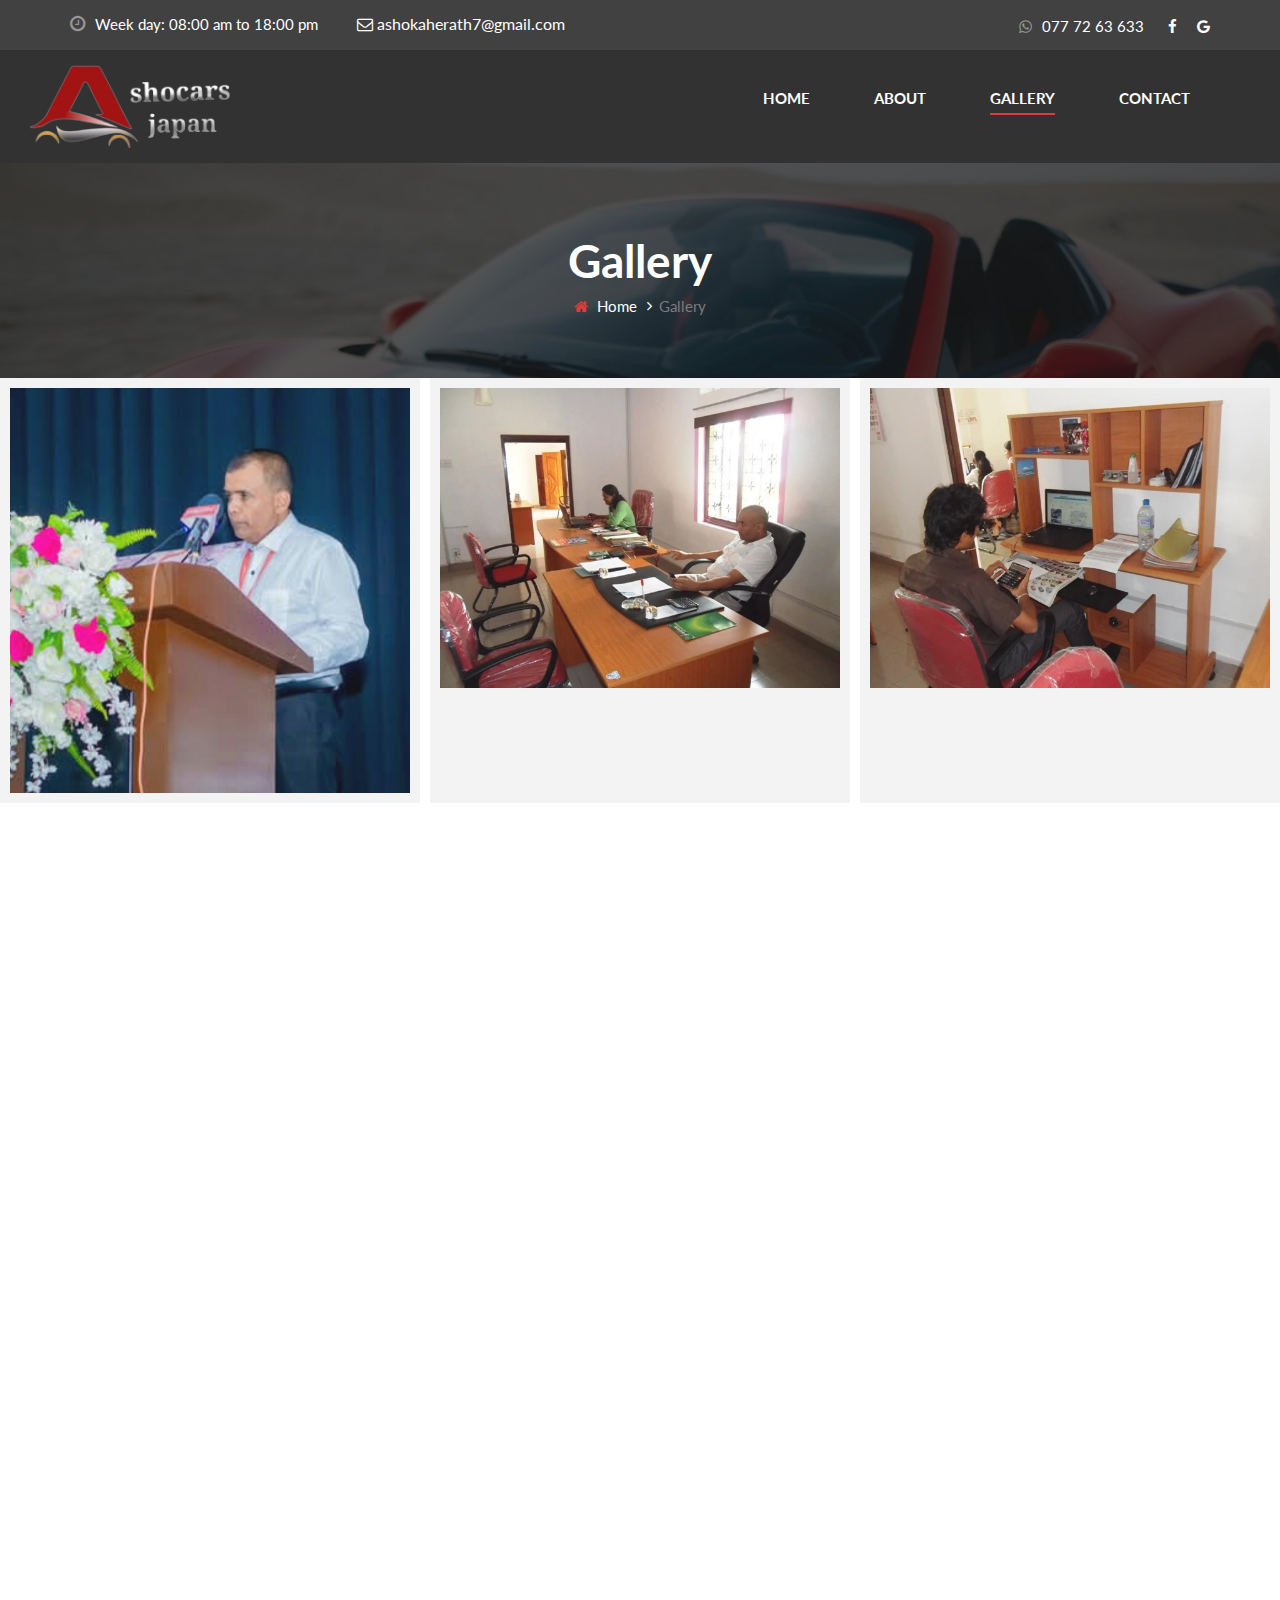
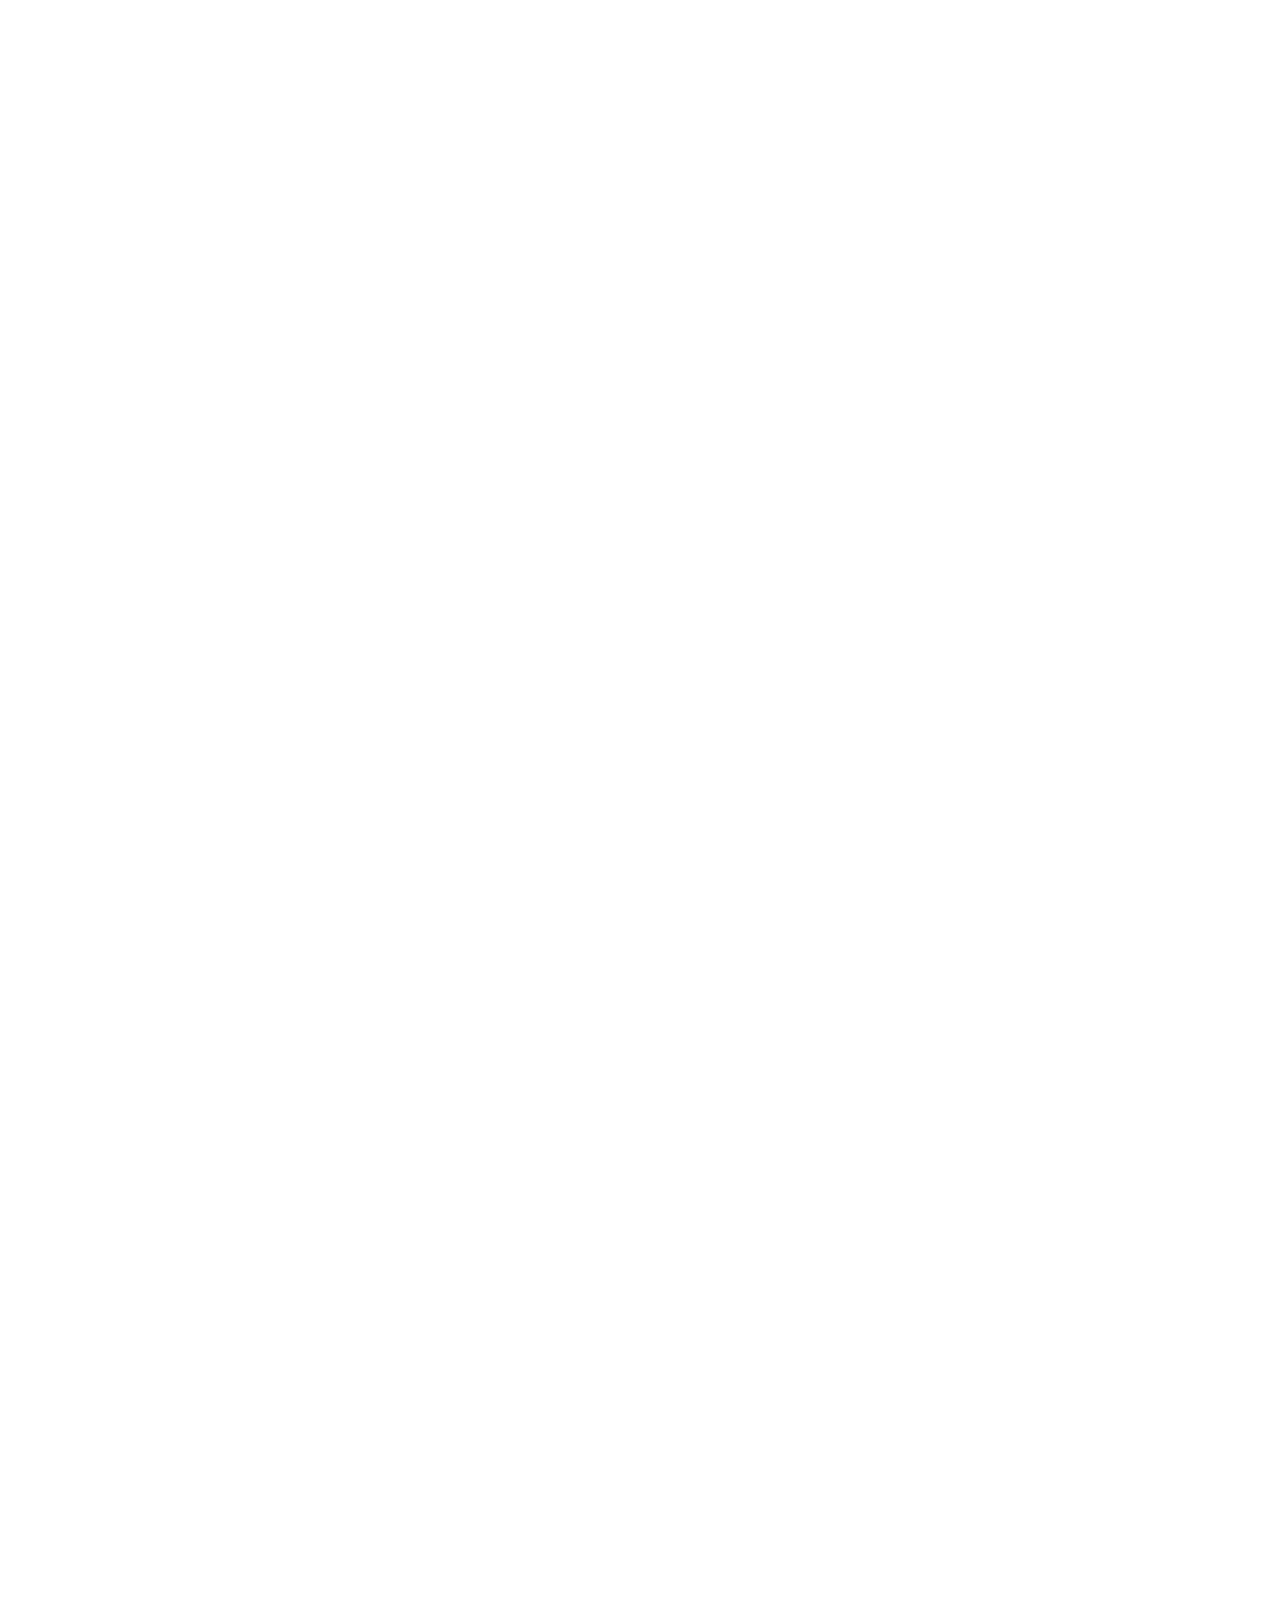
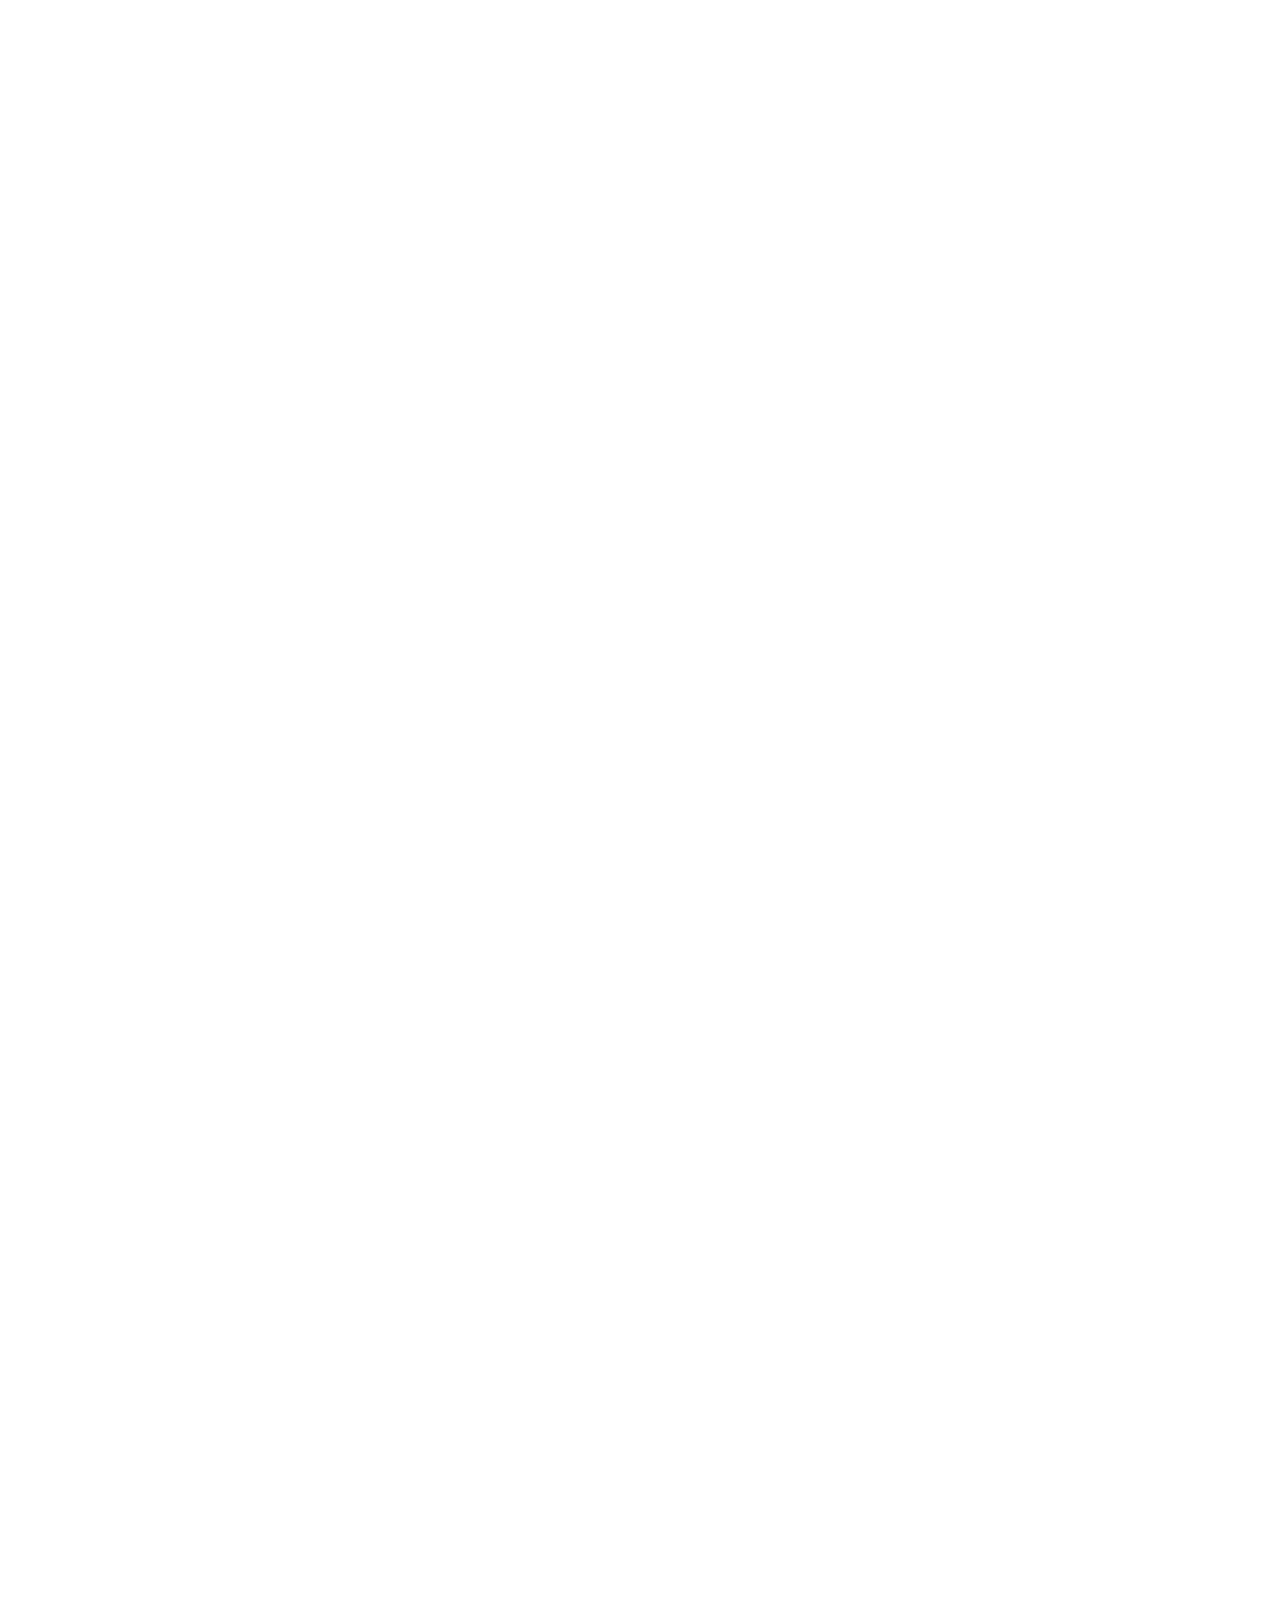
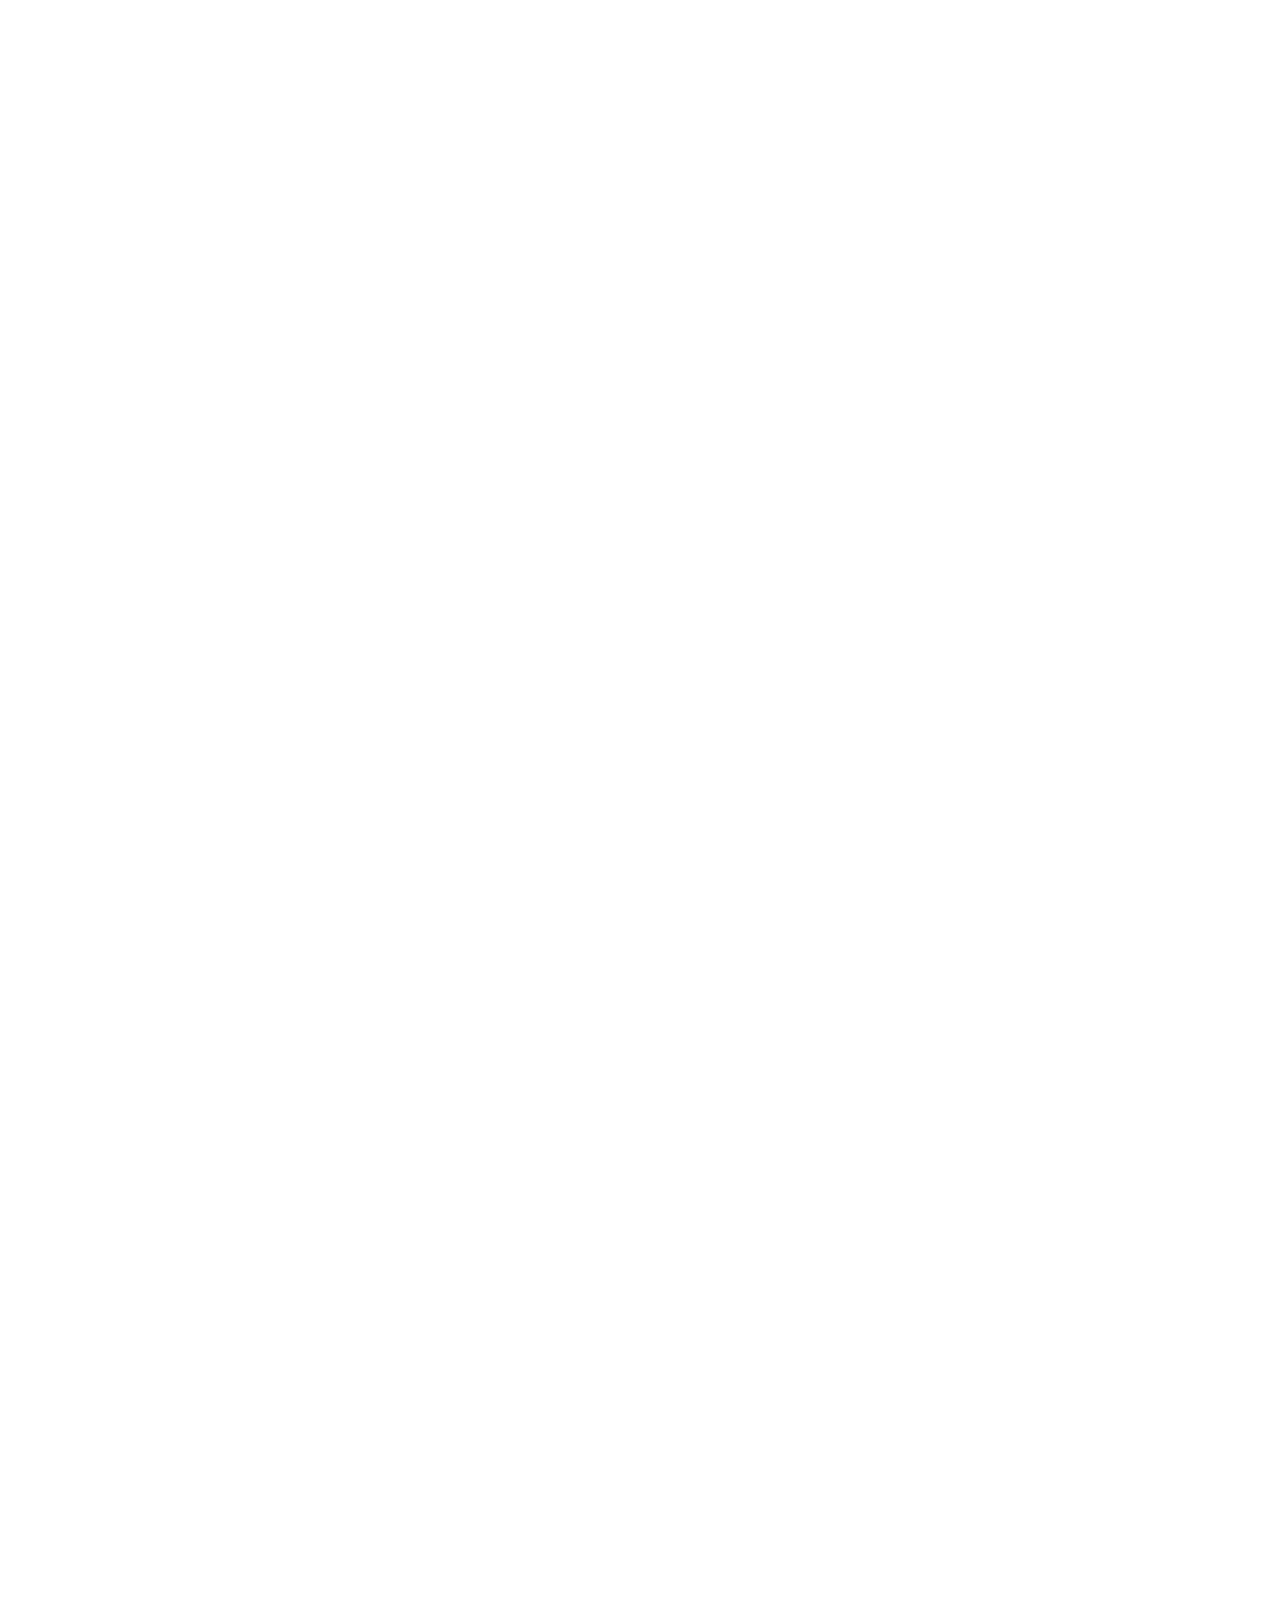
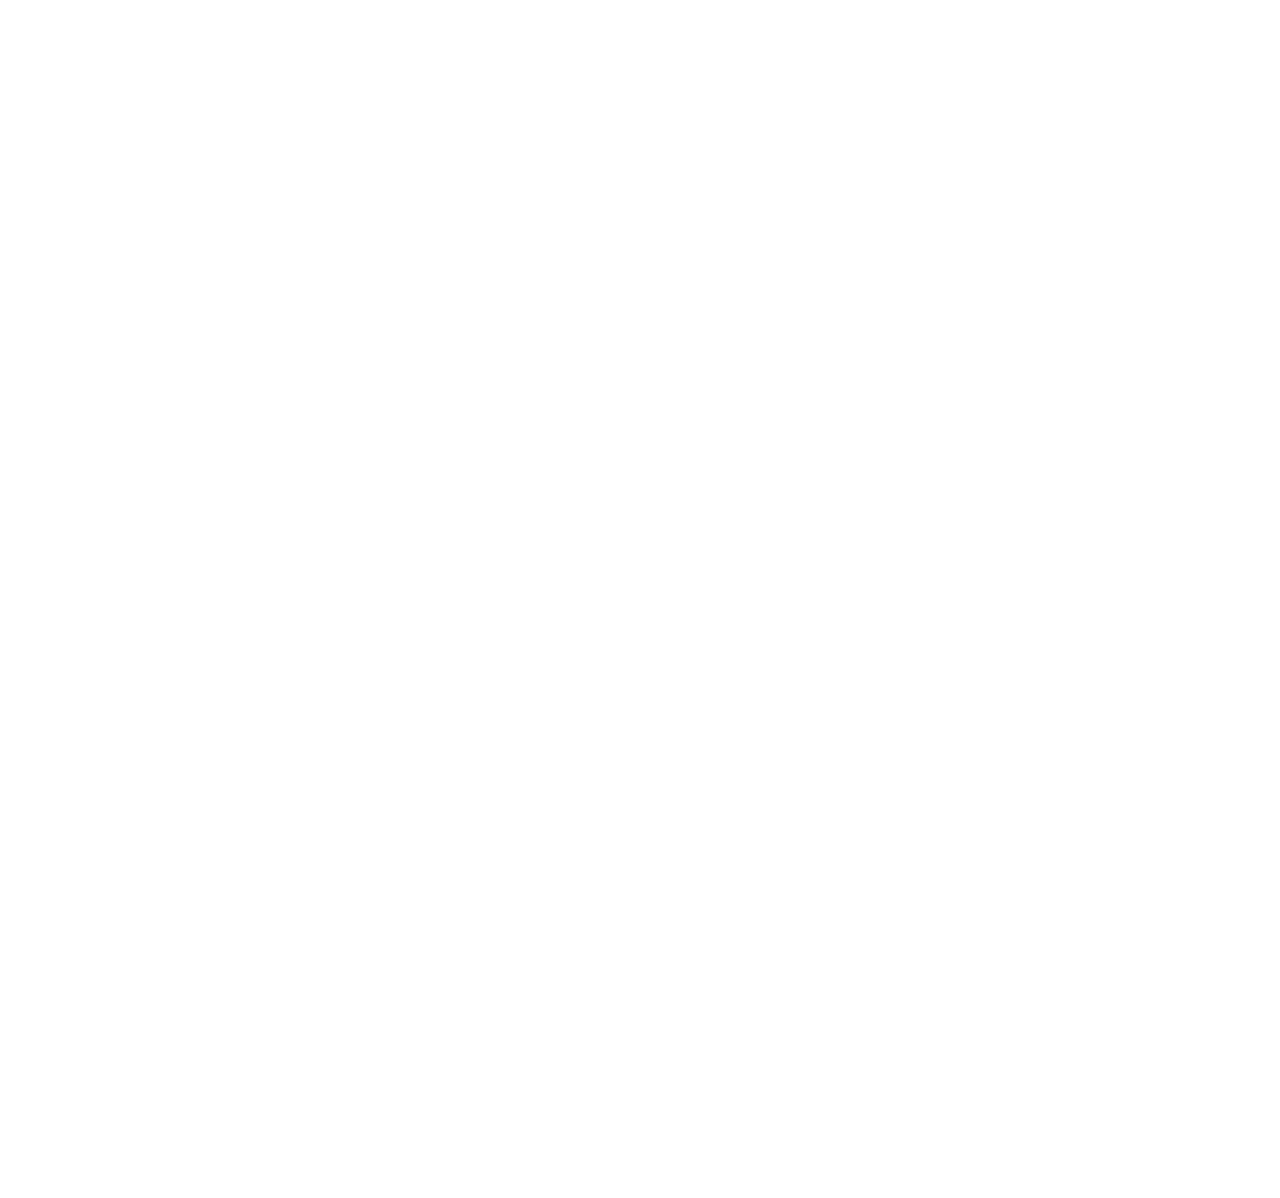
<file: car.html>
<!DOCTYPE html>
<html lang="zxx">

<head>
    <meta charset="UTF-8">
    <meta name="description" content="Ashocars Japan">
    <meta name="keywords" content="Ashocars, Japan, Ashocars Japan, Ashocars Japan Kandy, Ashocars Japan Kandy Sri Lanka,car sale, car sale in kandy, car sale in sri lanka,car sale in kandy sri lanka, car sale in sri lanka kandy ,japan car sale">
    <meta name="viewport" content="width=device-width, initial-scale=1.0">
    <meta http-equiv="X-UA-Compatible" content="ie=edge">
    <title>Ashocars Japan</title>

    <!-- Google Font -->
    <link href="https://fonts.googleapis.com/css2?family=Lato:wght@300;400;700;900&display=swap" rel="stylesheet">

    <!-- Css Styles -->
    <link rel="stylesheet" href="css/bootstrap.min.css" type="text/css">
    <link rel="stylesheet" href="css/font-awesome.min.css" type="text/css">
    <link rel="stylesheet" href="css/elegant-icons.css" type="text/css">
    <link rel="stylesheet" href="css/nice-select.css" type="text/css">
    <link rel="stylesheet" href="css/magnific-popup.css" type="text/css">
    <link rel="stylesheet" href="css/jquery-ui.min.css" type="text/css">
    <link rel="stylesheet" href="css/owl.carousel.min.css" type="text/css">
    <link rel="stylesheet" href="css/slicknav.min.css" type="text/css">
    <link rel="stylesheet" href="css/style.css" type="text/css">
    <link href="https://unpkg.com/aos@2.3.1/dist/aos.css" rel="stylesheet">
</head>

<body>
    <!-- Page Preloder -->
    <div id="preloder">
        <div class="loader"></div>
    </div>

    <!-- Offcanvas Menu Begin -->
    <div class="offcanvas-menu-overlay"></div>
    <div class="offcanvas-menu-wrapper">
        <div class="offcanvas__widget">
        </div>
        <div class="offcanvas__logo">
            <a href="./index.html">Ashocars Japan</a>
        </div>
        <div id="mobile-menu-wrap"></div>
        <ul class="offcanvas__widget__add">
            <li><i class="fa fa-clock-o"></i> Week day: 08:00 am to 18:00 pm</li>
            <li><a href="mailto:ashokaherath7@gmail.com"><i class="fa fa-envelope-o"></i>
                    ashokaherath7@gmail.com</li></a>
        </ul>
        <div class="offcanvas__phone__num">
            <span>
            <i class="fa fa-whatsapp"></i>
            <a href="https://wa.me/94777263633" target="_blank">077 72 63 633</a> </span>
        </div>
        <div class="offcanvas__social">
            <a href="https://web.facebook.com/profile.php?id=61571371623288"><i class="fa fa-facebook"></i></a>
            <a href="https://g.page/r/CddgES2VVHC_EAI/"><i class="fa fa-google"></i></a>
        </div>
    </div>
    <!-- Offcanvas Menu End -->

    <!-- Header Section Begin -->
    <header class="header">
        <div class="header__top">
            <div class="container">
                <div class="row">
                    <div class="col-lg-7">
                        <ul class="header__top__widget">
                            <li><i class="fa fa-clock-o"></i> Week day: 08:00 am to 18:00 pm</li>
                            <a href="mailto:ashokaherath7@gmail.com"><i class="fa fa-envelope-o"></i>
                                ashokaherath7@gmail.com</li></a>
                        </ul>
                    </div>
                    <div class="col-lg-5">
                        <div class="header__top__right">
                            <div class="header__top__phone">
                                <span>
                                <i class="fa fa-whatsapp"></i>
                                <a href="https://wa.me/94777263633" target="_blank">077 72 63 633</a> </span>
                            </div>
                            <div class="header__top__social">
                                <a href="https://web.facebook.com/profile.php?id=61571371623288"><i
                                        class="fa fa-facebook"></i></a>
                                <a href="https://g.page/r/CddgES2VVHC_EAI/"><i class="fa fa-google"></i></a>
                            </div>
                        </div>
                    </div>
                </div>
            </div>
        </div>
        <div class=" header__bottom">
            <div class="row">
                <div class="col-lg-4">
                    <div class="header__logo">
                        <a href="./index.html"><img src="img/logo/logo2-removebg-preview.png" alt=""> </a>
                    </div>
                </div>
                <div class="col-lg-8">
                    <div class="header__nav">
                        <nav class="header__menu">
                            <ul>
                                <li><a href="./index.html">Home</a></li>
                                <li><a href="#about">About</a></li>
                                <li class="active"><a href="./car.html">Gallery</a></li>
                                <li><a href="#contact">Contact</a></li>
                            </ul>
                        </nav>
                    </div>
                </div>
            </div>
            <div class="canvas__open">
                <span class="fa fa-bars"></span>
            </div>
        </div>
    </header>
    <!-- Header Section End -->

    <!-- Breadcrumb End -->
    <div class="breadcrumb-option set-bg" data-setbg="img/breadcrumb-bg.jpg">
        <div class="container">
            <div class="row">
                <div class="col-lg-12 text-center">
                    <div class="breadcrumb__text">
                        <h2>Gallery</h2>
                        <div class="breadcrumb__links">
                            <a href="./index.html"><i class="fa fa-home"></i> Home</a>
                            <span>Gallery</span>
                        </div>
                    </div>
                </div>
            </div>
        </div>
    </div>
    <!-- Breadcrumb Begin -->

    <!-- Car Section Begin -->
    <!-- gallery -->
    <div class="grid-gallery" data-aos="fade-up" data-aos-duration="1000">
        <div class="grid-item" data-aos="zoom-in-up">
            <img src="img/gal/40.jpg" alt="Image 1">
        </div>
        <div class="grid-item" data-aos="zoom-in-up">
            <img src="img/gal/1.jpg" alt="Image 1">
        </div>
        <div class="grid-item" data-aos="zoom-in-up">
            <img src="img/gal/2.jpg" alt="Image 2">
        </div>
        <div class="grid-item" data-aos="zoom-in-up">
            <img src="img/gal/3.jpg" alt="Image 3">
        </div>
        <div class="grid-item" data-aos="zoom-in-up">
            <img src="img/gal/43.jpg" alt="Image 4">
        </div>
        <div class="grid-item" data-aos="zoom-in-up">
            <img src="img/gal/4.jpg" alt="Image 4">
        </div>
        <div class="grid-item" data-aos="zoom-in-up">
            <img src="img/gal/42.jpg" alt="Image 4">
        </div>
        <div class="grid-item" data-aos="zoom-in-up">
            <img src="img/gal/44.jpg" alt="Image 4">
        </div>
        <div class="grid-item" data-aos="zoom-in-up">
            <img src="img/gal/45.jpg" alt="Image 4">
        </div>
        <div class="grid-item" data-aos="zoom-in-up">
            <img src="img/gal/46.jpg" alt="Image 4">
        </div>
        <div class="grid-item" data-aos="zoom-in-up">
            <img src="img/gal/47.jpg" alt="Image 4">
        </div>
        <div class="grid-item" data-aos="zoom-in-up">
            <img src="img/gal/48.jpg" alt="Image 4">
        </div>
        <div class="grid-item" data-aos="zoom-in-up">
            <img src="img/gal/49.jpg" alt="Image 4">
        </div>
        <div class="grid-item" data-aos="zoom-in-up">
            <img src="img/gal/50.jpg" alt="Image 4">
        </div>
        <div class="grid-item" data-aos="zoom-in-up">
            <img src="img/gal/51.jpg" alt="Image 4">
        </div>
        <div class="grid-item" data-aos="zoom-in-up">
            <img src="img/gal/52.jpg" alt="Image 4">
        </div>
        <div class="grid-item" data-aos="zoom-in-up">
            <img src="img/gal/53.jpg" alt="Image 4">
        </div>
        <div class="grid-item" data-aos="zoom-in-up">
            <img src="img/gal/54.jpg" alt="Image 4">
        </div>
        <div class="grid-item" data-aos="zoom-in-up">
            <img src="img/gal/5.jpg" alt="Image 5">
        </div>
        <div class="grid-item" data-aos="zoom-in-up">
            <img src="img/gal/6.jpg" alt="Image 6">
        </div>
        <div class="grid-item" data-aos="zoom-in-up">
            <img src="img/gal/7.jpg" alt="Image 7">
        </div>
        <div class="grid-item" data-aos="zoom-in-up">
            <img src="img/gal/8.jpg" alt="Image 8">
        </div>
        <div class="grid-item" data-aos="zoom-in-up">
            <img src="img/gal/9.jpg" alt="Image 9">
        </div>
        <div class="grid-item" data-aos="zoom-in-up">
            <img src="img/gal/10.jpg" alt="Image 10">
        </div>
        <div class="grid-item" data-aos="zoom-in-up">
            <img src="img/gal/11.jpg" alt="Image 11">
        </div>
        <div class="grid-item" data-aos="zoom-in-up">
            <img src="img/gal/12.jpg" alt="Image 12">
        </div>
        <div class="grid-item" data-aos="zoom-in-up">
            <img src="img/gal/13.jpg" alt="Image 13">
        </div>
        <div class="grid-item" data-aos="zoom-in-up">
            <img src="img/gal/14.jpg" alt="Image 14">
        </div>
        <div class="grid-item" data-aos="zoom-in-up">
            <img src="img/gal/15.jpg" alt="Image 15">
        </div>
        <div class="grid-item" data-aos="zoom-in-up">
            <img src="img/gal/16.jpg" alt="Image 16">
        </div>
        <div class="grid-item" data-aos="zoom-in-up">
            <img src="img/gal/17.jpg" alt="Image 17">
        </div>
        <div class="grid-item" data-aos="zoom-in-up">
            <img src="img/gal/18.jpg" alt="Image 18">
        </div>
        <div class="grid-item" data-aos="zoom-in-up">
            <img src="img/gal/19.jpg" alt="Image 19">
        </div>
        <div class="grid-item" data-aos="zoom-in-up">
            <img src="img/gal/20.jpg" alt="Image 20">
        </div>
        <div class="grid-item" data-aos="zoom-in-up">
            <img src="img/gal/21.jpg" alt="Image 21">
        </div>
        <div class="grid-item" data-aos="zoom-in-up">
            <img src="img/gal/22.jpg" alt="Image 22">
        </div>
        <div class="grid-item" data-aos="zoom-in-up">
            <img src="img/gal/23.jpg" alt="Image 23">
        </div>
        <div class="grid-item" data-aos="zoom-in-up">
            <img src="img/gal/24.jpg" alt="Image 24">
        </div>
        <div class="grid-item" data-aos="zoom-in-up">
            <img src="img/gal/25.jpg" alt="Image 25">
        </div>
        <div class="grid-item" data-aos="zoom-in-up">
            <img src="img/gal/26.jpg" alt="Image 26">
        </div>
        <div class="grid-item" data-aos="zoom-in-up">
            <img src="img/gal/27.jpg" alt="Image 27">
        </div>
        <div class="grid-item" data-aos="zoom-in-up">
            <img src="img/gal/28.jpg" alt="Image 28">
        </div>
        <div class="grid-item" data-aos="zoom-in-up">
            <img src="img/gal/29.jpg" alt="Image 29">
        </div>
        <div class="grid-item" data-aos="zoom-in-up">
            <img src="img/gal/30.jpg" alt="Image 30">
        </div>
        <div class="grid-item" data-aos="zoom-in-up">
            <img src="img/gal/31.jpg" alt="Image 30">
        </div>
        <div class="grid-item" data-aos="zoom-in-up">
            <img src="img/gal/32.jpg" alt="Image 30">
        </div>
        <div class="grid-item" data-aos="zoom-in-up">
            <img src="img/gal/33.jpg" alt="Image 30">
        </div>
        <div class="grid-item" data-aos="zoom-in-up">
            <img src="img/gal/34.jpg" alt="Image 30">
        </div>
        <div class="grid-item" data-aos="zoom-in-up">
            <img src="img/gal/35.jpg" alt="Image 30">
        </div>
        <div class="grid-item" data-aos="zoom-in-up">
            <img src="img/gal/36.jpg" alt="Image 30">
        </div>
        <div class="grid-item" data-aos="zoom-in-up">
            <img src="img/gal/37.jpg" alt="Image 30">
        </div>
        <div class="grid-item" data-aos="zoom-in-up">
            <img src="img/gal/38.jpg" alt="Image 30">
        </div>
        <div class="grid-item" data-aos="zoom-in-up">
            <img src="img/gal/39.jpg" alt="Image 30">
        </div>
    </div>

    <!-- Footer Section Begin -->
    <footer class="footer set-bg" data-setbg="img/footer-bg.jpg" id="contact" data-aos="fade-up"
    data-aos-duration="1000">
        <div class="container">
            <div class="footer__contact">
                <div class="row">
                    <div class="col-lg-6 col-md-6">
                        <div class="footer__contact__title">
                            <h2>Contact Us Now!</h2>
                        </div>
                    </div>
                    <div class="col-lg-6 col-md-6">
                        <div class="footer__contact__option">
                            <div class="mb-2">
                                    <a class="btn btn-danger" href="https://wa.me/94777263633" target="_blank"><i class="fa fa-whatsapp"></i> 077 72 63 633</a>
                            </div>
                            <div class="w-100">
                                <a class="btn btn-light" href="mailto:ashokaherath7@gmail.com"><i
                                        class="fa fa-envelope-o"></i>ashokaherath7@gmail.com</a>
                            </div>
                        </div>
                    </div>
                </div>
            </div>
            <div class="row">
                <div class="col-lg-4 col-md-4">
                    <div class="footer__about">

                        <p>Any questions? Let us know in store at 147, Hewaheta Road, Kandy, Sri Lanka or call us
                            on 077 72 63 633</p>
                        <div class="footer__social">
                            <a href="https://web.facebook.com/profile.php?id=61571371623288" class="facebook"><i
                                    class="fa fa-facebook"></i></a>
                            <a href="https://g.page/r/CddgES2VVHC_EAI/" class="google"><i class="fa fa-google"></i></a>
                        </div>
                    </div>
                </div>
                <div class="col-lg-6 col-md-6 text-right">
                    <div class="footer__logo">
                        <a href="#"><img src="img/logo/logo2.jpg" alt=""></a>
                    </div>
                </div>
            </div>
            <div class="footer__copyright__text">
                <p>Copyright &copy;
                    <script>document.write(new Date().getFullYear());</script> All rights reserved |
                    <!-- made with <i class="fa fa-heart" aria-hidden="true"></i> by <a href="https://colorlib.com"
                        target="_blank">Colorlib</a> -->
                </p>
            </div>
        </div>
    </footer>
    <!-- Footer Section End -->

    <!-- Search Begin -->
    <div class="search-model">
        <div class="h-100 d-flex align-items-center justify-content-center">
            <div class="search-close-switch">+</div>
            <form class="search-model-form">
                <input type="text" id="search-input" placeholder="Search here.....">
            </form>
        </div>
    </div>
    <!-- Search End -->

    <!-- Js Plugins -->
    <script src="js/jquery-3.3.1.min.js"></script>
    <script src="js/bootstrap.min.js"></script>
    <script src="js/jquery.nice-select.min.js"></script>
    <script src="js/jquery-ui.min.js"></script>
    <script src="js/jquery.magnific-popup.min.js"></script>
    <script src="js/mixitup.min.js"></script>
    <script src="js/jquery.slicknav.js"></script>
    <script src="js/owl.carousel.min.js"></script>
    <script src="js/main.js"></script>
    <script src="https://unpkg.com/aos@2.3.1/dist/aos.js"></script>
    <script>
        AOS.init();
    </script>
</body>

</html>
</file>
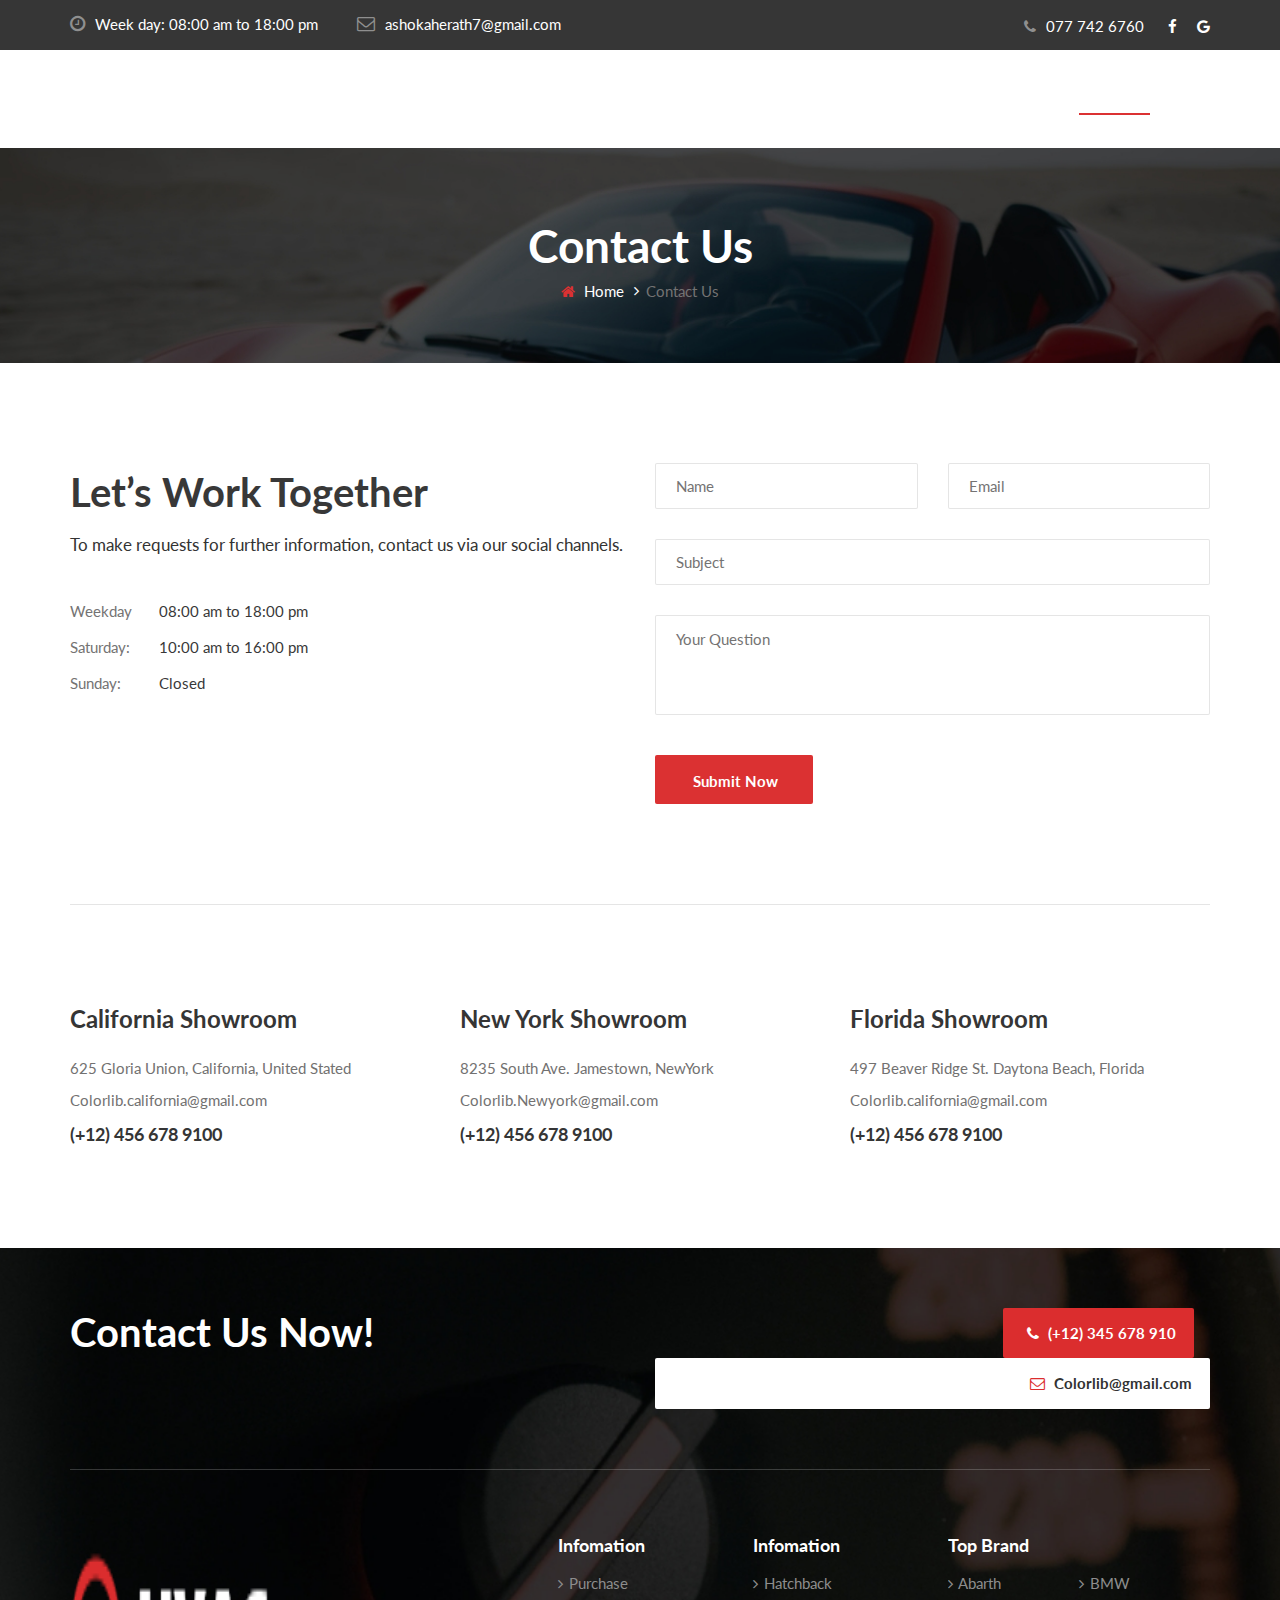
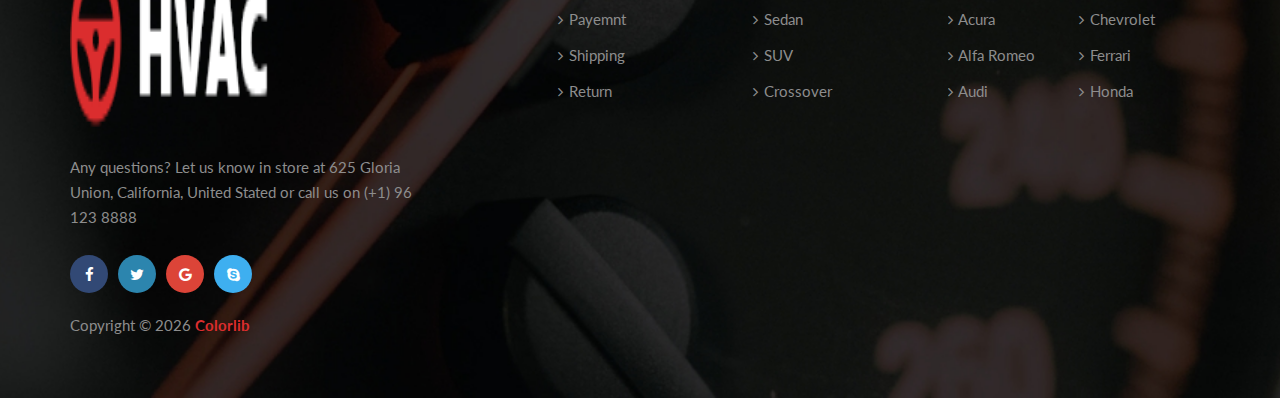
<file: contact.html>
<!DOCTYPE html>
<html lang="zxx">

<head>
    <meta charset="UTF-8">
    <meta name="description" content="Ashocars Japan">
    <meta name="keywords" content="Ashocars, Japan, Ashocars Japan, Ashocars Japan Kandy, Ashocars Japan Kandy Sri Lanka,car sale, 
			car sale in kandy, car sale in sri lanka,car sale in kandy sri lanka, car sale in sri lanka kandy ,japan car sale">
    <meta name="viewport" content="width=device-width, initial-scale=1.0">
    <meta http-equiv="X-UA-Compatible" content="ie=edge">
    <title>Ashocars Japan</title>

    <!-- Google Font -->
    <link href="https://fonts.googleapis.com/css2?family=Lato:wght@300;400;700;900&display=swap" rel="stylesheet">

    <!-- Css Styles -->
    <link rel="stylesheet" href="css/bootstrap.min.css" type="text/css">
    <link rel="stylesheet" href="css/font-awesome.min.css" type="text/css">
    <link rel="stylesheet" href="css/elegant-icons.css" type="text/css">
    <link rel="stylesheet" href="css/nice-select.css" type="text/css">
    <link rel="stylesheet" href="css/magnific-popup.css" type="text/css">
    <link rel="stylesheet" href="css/jquery-ui.min.css" type="text/css">
    <link rel="stylesheet" href="css/owl.carousel.min.css" type="text/css">
    <link rel="stylesheet" href="css/slicknav.min.css" type="text/css">
    <link rel="stylesheet" href="css/style.css" type="text/css">
</head>

<body>
    <!-- Page Preloder -->
    <div id="preloder">
        <div class="loader"></div>
    </div>

    <!-- Offcanvas Menu Begin -->
    <div class="offcanvas-menu-overlay"></div>
    <div class="offcanvas-menu-wrapper">
        <div class="offcanvas__widget">
            <a href="#"><i class="fa fa-cart-plus"></i></a>
            <a href="#" class="search-switch"><i class="fa fa-search"></i></a>
            <!-- <a href="#" class="primary-btn">Add Car</a> -->
        </div>
        <div class="offcanvas__logo">
            <a href="./index.html">Ashocars Japan</a>
        </div>
        <div id="mobile-menu-wrap"></div>
        <ul class="offcanvas__widget__add">
            <li><i class="fa fa-clock-o"></i> Week day: 08:00 am to 18:00 pm</li>
            <li><i class="fa fa-envelope-o"></i>
                ashokaherath7@gmail.com</li>
        </ul>
        <div class="offcanvas__phone__num">
            <i class="fa fa-phone"></i>
            <span>
                077 742 6760</span>
        </div>
        <div class="offcanvas__social">
            <a href="#"><i class="fa fa-facebook"></i></a>
            <a href="#"><i class="fa fa-twitter"></i></a>
            <a href="#"><i class="fa fa-google"></i></a>
            <a href="#"><i class="fa fa-instagram"></i></a>
        </div>
    </div>
    <!-- Offcanvas Menu End -->

    <!-- Header Section Begin -->
    <header class="header">
        <div class="header__top">
            <div class="container">
                <div class="row">
                    <div class="col-lg-7">
                        <ul class="header__top__widget">
                            <li><i class="fa fa-clock-o"></i> Week day: 08:00 am to 18:00 pm</li>
                            <li><i class="fa fa-envelope-o"></i>
                                ashokaherath7@gmail.com</li>
                        </ul>
                    </div>
                    <div class="col-lg-5">
                        <div class="header__top__right">
                            <div class="header__top__phone">
                                <i class="fa fa-phone"></i>
                                <span>
                                    077 742 6760</span>
                            </div>
                            <div class="header__top__social">
                                <a href="#"><i class="fa fa-facebook"></i></a>
                                <a href="#"><i class="fa fa-google"></i></a>
                            </div>
                        </div>
                    </div>
                </div>
            </div>
        </div>
        <div class="container">
            <div class="row">
                <div class="col-lg-4">
                    <div class="header__logo">
                        <a href="./index.html">Ashocars Japan</a>
                    </div>
                </div>
                <div class="col-lg-8">
                    <div class="header__nav">
                        <nav class="header__menu">
                            <ul>
                                <li ><a href="./index.html">Home</a></li>
                                <li><a href="./car.html">Cars</a></li>
                                <!-- <li><a href="./blog.html">Blog</a></li> -->
                                <!-- <li><a href="#">Pages</a>
                                    <ul class="dropdown">
                                        <li><a href="./about.html">About Us</a></li>
                                        <li><a href="./car-details.html">Car Details</a></li>
                                        <li><a href="./blog-details.html">Blog Details</a></li>
                                    </ul>
                                </li> -->
                                <li ><a href="./about.html">About</a></li>
                                <li class="active"><a href="./contact.html">Contact</a></li>
                            </ul>
                        </nav>
                        <!-- <div class="header__nav__widget">
                            <div class="header__nav__widget__btn">
                                <a href="#"><i class="fa fa-cart-plus"></i></a>
                                <a href="#" class="search-switch"><i class="fa fa-search"></i></a>
                            </div>
                            <a href="#" class="primary-btn">Add Car</a>
                        </div> -->
                    </div>
                </div>
            </div>
            <div class="canvas__open">
                <span class="fa fa-bars"></span>
            </div>
        </div>
    </header>
    <!-- Header Section End -->

    <!-- Breadcrumb End -->
    <div class="breadcrumb-option set-bg" data-setbg="img/breadcrumb-bg.jpg">
        <div class="container">
            <div class="row">
                <div class="col-lg-12 text-center">
                    <div class="breadcrumb__text">
                        <h2>Contact Us</h2>
                        <div class="breadcrumb__links">
                            <a href="./index.html"><i class="fa fa-home"></i> Home</a>
                            <span>Contact Us</span>
                        </div>
                    </div>
                </div>
            </div>
        </div>
    </div>
    <!-- Breadcrumb Begin -->

    <!-- Contact Section Begin -->
    <section class="contact spad">
        <div class="container">
            <div class="row">
                <div class="col-lg-6 col-md-6">
                    <div class="contact__text">
                        <div class="section-title">
                            <h2>Let’s Work Together</h2>
                            <p>To make requests for further information, contact us via our social channels.</p>
                        </div>
                        <ul>
                            <li><span>Weekday</span> 08:00 am to 18:00 pm</li>
                            <li><span>Saturday:</span> 10:00 am to 16:00 pm</li>
                            <li><span>Sunday:</span> Closed</li>
                        </ul>
                    </div>
                </div>
                <div class="col-lg-6 col-md-6">
                    <div class="contact__form">
                        <form action="#">
                            <div class="row">
                                <div class="col-lg-6">
                                    <input type="text" placeholder="Name">
                                </div>
                                <div class="col-lg-6">
                                    <input type="text" placeholder="Email">
                                </div>
                            </div>
                            <input type="text" placeholder="Subject">
                            <textarea placeholder="Your Question"></textarea>
                            <button type="submit" class="site-btn">Submit Now</button>
                        </form>
                    </div>
                </div>
            </div>
        </div>
    </section>
    <!-- Contact Section End -->

    <!-- Contact Address Begin -->
    <div class="contact-address">
        <div class="container">
            <div class="contact__address__text">
                <div class="row">
                    <div class="col-lg-4 col-md-6 col-sm-6">
                        <div class="contact__address__item">
                            <h4>California Showroom</h4>
                            <p>625 Gloria Union, California, United Stated Colorlib.california@gmail.com</p>
                            <span>(+12) 456 678 9100</span>
                        </div>
                    </div>
                    <div class="col-lg-4 col-md-6 col-sm-6">
                        <div class="contact__address__item">
                            <h4>New York Showroom</h4>
                            <p>8235 South Ave. Jamestown, NewYork Colorlib.Newyork@gmail.com</p>
                            <span>(+12) 456 678 9100</span>
                        </div>
                    </div>
                    <div class="col-lg-4 col-md-6 col-sm-6">
                        <div class="contact__address__item">
                            <h4>Florida Showroom</h4>
                            <p>497 Beaver Ridge St. Daytona Beach, Florida Colorlib.california@gmail.com</p>
                            <span>(+12) 456 678 9100</span>
                        </div>
                    </div>
                </div>
            </div>
        </div>
    </div>
    <!-- Contact Address End -->

    <!-- Footer Section Begin -->
    <footer class="footer set-bg" data-setbg="img/footer-bg.jpg">
        <div class="container">
            <div class="footer__contact">
                <div class="row">
                    <div class="col-lg-6 col-md-6">
                        <div class="footer__contact__title">
                            <h2>Contact Us Now!</h2>
                        </div>
                    </div>
                    <div class="col-lg-6 col-md-6">
                        <div class="footer__contact__option">
                            <div class="option__item"><i class="fa fa-phone"></i> (+12) 345 678 910</div>
                            <div class="option__item email"><i class="fa fa-envelope-o"></i> Colorlib@gmail.com</div>
                        </div>
                    </div>
                </div>
            </div>
            <div class="row">
                <div class="col-lg-4 col-md-4">
                    <div class="footer__about">
                        <div class="footer__logo">
                            <a href="#"><img src="img/footer-logo.png" alt=""></a>
                        </div>
                        <p>Any questions? Let us know in store at 625 Gloria Union, California, United Stated or call us
                            on (+1) 96 123 8888</p>
                        <div class="footer__social">
                            <a href="#" class="facebook"><i class="fa fa-facebook"></i></a>
                            <a href="#" class="twitter"><i class="fa fa-twitter"></i></a>
                            <a href="#" class="google"><i class="fa fa-google"></i></a>
                            <a href="#" class="skype"><i class="fa fa-skype"></i></a>
                        </div>
                        <p class="footer__copyright__text">Copyright &copy; <script>
                                document.write(new Date().getFullYear());
                            </script> <a href="#">Colorlib</a></p>
                    </div>
                </div>
                <div class="col-lg-2 offset-lg-1 col-md-3">
                    <div class="footer__widget">
                        <h5>Infomation</h5>
                        <ul>
                            <li><a href="#"><i class="fa fa-angle-right"></i> Purchase</a></li>
                            <li><a href="#"><i class="fa fa-angle-right"></i> Payemnt</a></li>
                            <li><a href="#"><i class="fa fa-angle-right"></i> Shipping</a></li>
                            <li><a href="#"><i class="fa fa-angle-right"></i> Return</a></li>
                        </ul>
                    </div>
                </div>
                <div class="col-lg-2 col-md-3">
                    <div class="footer__widget">
                        <h5>Infomation</h5>
                        <ul>
                            <li><a href="#"><i class="fa fa-angle-right"></i> Hatchback</a></li>
                            <li><a href="#"><i class="fa fa-angle-right"></i> Sedan</a></li>
                            <li><a href="#"><i class="fa fa-angle-right"></i> SUV</a></li>
                            <li><a href="#"><i class="fa fa-angle-right"></i> Crossover</a></li>
                        </ul>
                    </div>
                </div>
                <div class="col-lg-3 col-md-6">
                    <div class="footer__brand">
                        <h5>Top Brand</h5>
                        <ul>
                            <li><a href="#"><i class="fa fa-angle-right"></i> Abarth</a></li>
                            <li><a href="#"><i class="fa fa-angle-right"></i> Acura</a></li>
                            <li><a href="#"><i class="fa fa-angle-right"></i> Alfa Romeo</a></li>
                            <li><a href="#"><i class="fa fa-angle-right"></i> Audi</a></li>
                        </ul>
                        <ul>
                            <li><a href="#"><i class="fa fa-angle-right"></i> BMW</a></li>
                            <li><a href="#"><i class="fa fa-angle-right"></i> Chevrolet</a></li>
                            <li><a href="#"><i class="fa fa-angle-right"></i> Ferrari</a></li>
                            <li><a href="#"><i class="fa fa-angle-right"></i> Honda</a></li>
                        </ul>
                    </div>
                </div>
            </div>
        </div>
    </footer>
    <!-- Footer Section End -->

    <!-- Search Begin -->
    <div class="search-model">
        <div class="h-100 d-flex align-items-center justify-content-center">
            <div class="search-close-switch">+</div>
            <form class="search-model-form">
                <input type="text" id="search-input" placeholder="Search here.....">
            </form>
        </div>
    </div>
    <!-- Search End -->

    <!-- Js Plugins -->
    <script src="js/jquery-3.3.1.min.js"></script>
    <script src="js/bootstrap.min.js"></script>
    <script src="js/jquery.nice-select.min.js"></script>
    <script src="js/jquery-ui.min.js"></script>
    <script src="js/jquery.magnific-popup.min.js"></script>
    <script src="js/mixitup.min.js"></script>
    <script src="js/jquery.slicknav.js"></script>
    <script src="js/owl.carousel.min.js"></script>
    <script src="js/main.js"></script>
</body>

</html>
</file>
<file: css/elegant-icons.css>
@font-face {
	font-family: 'ElegantIcons';
	src:url('../fonts/ElegantIcons.eot');
	src:url('../fonts/ElegantIcons.eot?#iefix') format('embedded-opentype'),
		url('../fonts/ElegantIcons.woff') format('woff'),
		url('../fonts/ElegantIcons.ttf') format('truetype'),
		url('../fonts/ElegantIcons.svg#ElegantIcons') format('svg');
	font-weight: normal;
	font-style: normal;
}

/* Use the following CSS code if you want to use data attributes for inserting your icons */
[data-icon]:before {
	font-family: 'ElegantIcons';
	content: attr(data-icon);
	speak: none;
	font-weight: normal;
	font-variant: normal;
	text-transform: none;
	line-height: 1;
	-webkit-font-smoothing: antialiased;
	-moz-osx-font-smoothing: grayscale;
}

/* Use the following CSS code if you want to have a class per icon */
/*
Instead of a list of all class selectors,
you can use the generic selector below, but it's slower:
[class*="your-class-prefix"] {
*/
.arrow_up, .arrow_down, .arrow_left, .arrow_right, .arrow_left-up, .arrow_right-up, .arrow_right-down, .arrow_left-down, .arrow-up-down, .arrow_up-down_alt, .arrow_left-right_alt, .arrow_left-right, .arrow_expand_alt2, .arrow_expand_alt, .arrow_condense, .arrow_expand, .arrow_move, .arrow_carrot-up, .arrow_carrot-down, .arrow_carrot-left, .arrow_carrot-right, .arrow_carrot-2up, .arrow_carrot-2down, .arrow_carrot-2left, .arrow_carrot-2right, .arrow_carrot-up_alt2, .arrow_carrot-down_alt2, .arrow_carrot-left_alt2, .arrow_carrot-right_alt2, .arrow_carrot-2up_alt2, .arrow_carrot-2down_alt2, .arrow_carrot-2left_alt2, .arrow_carrot-2right_alt2, .arrow_triangle-up, .arrow_triangle-down, .arrow_triangle-left, .arrow_triangle-right, .arrow_triangle-up_alt2, .arrow_triangle-down_alt2, .arrow_triangle-left_alt2, .arrow_triangle-right_alt2, .arrow_back, .icon_minus-06, .icon_plus, .icon_close, .icon_check, .icon_minus_alt2, .icon_plus_alt2, .icon_close_alt2, .icon_check_alt2, .icon_zoom-out_alt, .icon_zoom-in_alt, .icon_search, .icon_box-empty, .icon_box-selected, .icon_minus-box, .icon_plus-box, .icon_box-checked, .icon_circle-empty, .icon_circle-slelected, .icon_stop_alt2, .icon_stop, .icon_pause_alt2, .icon_pause, .icon_menu, .icon_menu-square_alt2, .icon_menu-circle_alt2, .icon_ul, .icon_ol, .icon_adjust-horiz, .icon_adjust-vert, .icon_document_alt, .icon_documents_alt, .icon_pencil, .icon_pencil-edit_alt, .icon_pencil-edit, .icon_folder-alt, .icon_folder-open_alt, .icon_folder-add_alt, .icon_info_alt, .icon_error-oct_alt, .icon_error-circle_alt, .icon_error-triangle_alt, .icon_question_alt2, .icon_question, .icon_comment_alt, .icon_chat_alt, .icon_vol-mute_alt, .icon_volume-low_alt, .icon_volume-high_alt, .icon_quotations, .icon_quotations_alt2, .icon_clock_alt, .icon_lock_alt, .icon_lock-open_alt, .icon_key_alt, .icon_cloud_alt, .icon_cloud-upload_alt, .icon_cloud-download_alt, .icon_image, .icon_images, .icon_lightbulb_alt, .icon_gift_alt, .icon_house_alt, .icon_genius, .icon_mobile, .icon_tablet, .icon_laptop, .icon_desktop, .icon_camera_alt, .icon_mail_alt, .icon_cone_alt, .icon_ribbon_alt, .icon_bag_alt, .icon_creditcard, .icon_cart_alt, .icon_paperclip, .icon_tag_alt, .icon_tags_alt, .icon_trash_alt, .icon_cursor_alt, .icon_mic_alt, .icon_compass_alt, .icon_pin_alt, .icon_pushpin_alt, .icon_map_alt, .icon_drawer_alt, .icon_toolbox_alt, .icon_book_alt, .icon_calendar, .icon_film, .icon_table, .icon_contacts_alt, .icon_headphones, .icon_lifesaver, .icon_piechart, .icon_refresh, .icon_link_alt, .icon_link, .icon_loading, .icon_blocked, .icon_archive_alt, .icon_heart_alt, .icon_star_alt, .icon_star-half_alt, .icon_star, .icon_star-half, .icon_tools, .icon_tool, .icon_cog, .icon_cogs, .arrow_up_alt, .arrow_down_alt, .arrow_left_alt, .arrow_right_alt, .arrow_left-up_alt, .arrow_right-up_alt, .arrow_right-down_alt, .arrow_left-down_alt, .arrow_condense_alt, .arrow_expand_alt3, .arrow_carrot_up_alt, .arrow_carrot-down_alt, .arrow_carrot-left_alt, .arrow_carrot-right_alt, .arrow_carrot-2up_alt, .arrow_carrot-2dwnn_alt, .arrow_carrot-2left_alt, .arrow_carrot-2right_alt, .arrow_triangle-up_alt, .arrow_triangle-down_alt, .arrow_triangle-left_alt, .arrow_triangle-right_alt, .icon_minus_alt, .icon_plus_alt, .icon_close_alt, .icon_check_alt, .icon_zoom-out, .icon_zoom-in, .icon_stop_alt, .icon_menu-square_alt, .icon_menu-circle_alt, .icon_document, .icon_documents, .icon_pencil_alt, .icon_folder, .icon_folder-open, .icon_folder-add, .icon_folder_upload, .icon_folder_download, .icon_info, .icon_error-circle, .icon_error-oct, .icon_error-triangle, .icon_question_alt, .icon_comment, .icon_chat, .icon_vol-mute, .icon_volume-low, .icon_volume-high, .icon_quotations_alt, .icon_clock, .icon_lock, .icon_lock-open, .icon_key, .icon_cloud, .icon_cloud-upload, .icon_cloud-download, .icon_lightbulb, .icon_gift, .icon_house, .icon_camera, .icon_mail, .icon_cone, .icon_ribbon, .icon_bag, .icon_cart, .icon_tag, .icon_tags, .icon_trash, .icon_cursor, .icon_mic, .icon_compass, .icon_pin, .icon_pushpin, .icon_map, .icon_drawer, .icon_toolbox, .icon_book, .icon_contacts, .icon_archive, .icon_heart, .icon_profile, .icon_group, .icon_grid-2x2, .icon_grid-3x3, .icon_music, .icon_pause_alt, .icon_phone, .icon_upload, .icon_download, .social_facebook, .social_twitter, .social_pinterest, .social_googleplus, .social_tumblr, .social_tumbleupon, .social_wordpress, .social_instagram, .social_dribbble, .social_vimeo, .social_linkedin, .social_rss, .social_deviantart, .social_share, .social_myspace, .social_skype, .social_youtube, .social_picassa, .social_googledrive, .social_flickr, .social_blogger, .social_spotify, .social_delicious, .social_facebook_circle, .social_twitter_circle, .social_pinterest_circle, .social_googleplus_circle, .social_tumblr_circle, .social_stumbleupon_circle, .social_wordpress_circle, .social_instagram_circle, .social_dribbble_circle, .social_vimeo_circle, .social_linkedin_circle, .social_rss_circle, .social_deviantart_circle, .social_share_circle, .social_myspace_circle, .social_skype_circle, .social_youtube_circle, .social_picassa_circle, .social_googledrive_alt2, .social_flickr_circle, .social_blogger_circle, .social_spotify_circle, .social_delicious_circle, .social_facebook_square, .social_twitter_square, .social_pinterest_square, .social_googleplus_square, .social_tumblr_square, .social_stumbleupon_square, .social_wordpress_square, .social_instagram_square, .social_dribbble_square, .social_vimeo_square, .social_linkedin_square, .social_rss_square, .social_deviantart_square, .social_share_square, .social_myspace_square, .social_skype_square, .social_youtube_square, .social_picassa_square, .social_googledrive_square, .social_flickr_square, .social_blogger_square, .social_spotify_square, .social_delicious_square, .icon_printer, .icon_calulator, .icon_building, .icon_floppy, .icon_drive, .icon_search-2, .icon_id, .icon_id-2, .icon_puzzle, .icon_like, .icon_dislike, .icon_mug, .icon_currency, .icon_wallet, .icon_pens, .icon_easel, .icon_flowchart, .icon_datareport, .icon_briefcase, .icon_shield, .icon_percent, .icon_globe, .icon_globe-2, .icon_target, .icon_hourglass, .icon_balance, .icon_rook, .icon_printer-alt, .icon_calculator_alt, .icon_building_alt, .icon_floppy_alt, .icon_drive_alt, .icon_search_alt, .icon_id_alt, .icon_id-2_alt, .icon_puzzle_alt, .icon_like_alt, .icon_dislike_alt, .icon_mug_alt, .icon_currency_alt, .icon_wallet_alt, .icon_pens_alt, .icon_easel_alt, .icon_flowchart_alt, .icon_datareport_alt, .icon_briefcase_alt, .icon_shield_alt, .icon_percent_alt, .icon_globe_alt, .icon_clipboard {
	font-family: 'ElegantIcons';
	speak: none;
	font-style: normal;
	font-weight: normal;
	font-variant: normal;
	text-transform: none;
	line-height: 1;
	-webkit-font-smoothing: antialiased;
}
.arrow_up:before {
	content: "\21";
}
.arrow_down:before {
	content: "\22";
}
.arrow_left:before {
	content: "\23";
}
.arrow_right:before {
	content: "\24";
}
.arrow_left-up:before {
	content: "\25";
}
.arrow_right-up:before {
	content: "\26";
}
.arrow_right-down:before {
	content: "\27";
}
.arrow_left-down:before {
	content: "\28";
}
.arrow-up-down:before {
	content: "\29";
}
.arrow_up-down_alt:before {
	content: "\2a";
}
.arrow_left-right_alt:before {
	content: "\2b";
}
.arrow_left-right:before {
	content: "\2c";
}
.arrow_expand_alt2:before {
	content: "\2d";
}
.arrow_expand_alt:before {
	content: "\2e";
}
.arrow_condense:before {
	content: "\2f";
}
.arrow_expand:before {
	content: "\30";
}
.arrow_move:before {
	content: "\31";
}
.arrow_carrot-up:before {
	content: "\32";
}
.arrow_carrot-down:before {
	content: "\33";
}
.arrow_carrot-left:before {
	content: "\34";
}
.arrow_carrot-right:before {
	content: "\35";
}
.arrow_carrot-2up:before {
	content: "\36";
}
.arrow_carrot-2down:before {
	content: "\37";
}
.arrow_carrot-2left:before {
	content: "\38";
}
.arrow_carrot-2right:before {
	content: "\39";
}
.arrow_carrot-up_alt2:before {
	content: "\3a";
}
.arrow_carrot-down_alt2:before {
	content: "\3b";
}
.arrow_carrot-left_alt2:before {
	content: "\3c";
}
.arrow_carrot-right_alt2:before {
	content: "\3d";
}
.arrow_carrot-2up_alt2:before {
	content: "\3e";
}
.arrow_carrot-2down_alt2:before {
	content: "\3f";
}
.arrow_carrot-2left_alt2:before {
	content: "\40";
}
.arrow_carrot-2right_alt2:before {
	content: "\41";
}
.arrow_triangle-up:before {
	content: "\42";
}
.arrow_triangle-down:before {
	content: "\43";
}
.arrow_triangle-left:before {
	content: "\44";
}
.arrow_triangle-right:before {
	content: "\45";
}
.arrow_triangle-up_alt2:before {
	content: "\46";
}
.arrow_triangle-down_alt2:before {
	content: "\47";
}
.arrow_triangle-left_alt2:before {
	content: "\48";
}
.arrow_triangle-right_alt2:before {
	content: "\49";
}
.arrow_back:before {
	content: "\4a";
}
.icon_minus-06:before {
	content: "\4b";
}
.icon_plus:before {
	content: "\4c";
}
.icon_close:before {
	content: "\4d";
}
.icon_check:before {
	content: "\4e";
}
.icon_minus_alt2:before {
	content: "\4f";
}
.icon_plus_alt2:before {
	content: "\50";
}
.icon_close_alt2:before {
	content: "\51";
}
.icon_check_alt2:before {
	content: "\52";
}
.icon_zoom-out_alt:before {
	content: "\53";
}
.icon_zoom-in_alt:before {
	content: "\54";
}
.icon_search:before {
	content: "\55";
}
.icon_box-empty:before {
	content: "\56";
}
.icon_box-selected:before {
	content: "\57";
}
.icon_minus-box:before {
	content: "\58";
}
.icon_plus-box:before {
	content: "\59";
}
.icon_box-checked:before {
	content: "\5a";
}
.icon_circle-empty:before {
	content: "\5b";
}
.icon_circle-slelected:before {
	content: "\5c";
}
.icon_stop_alt2:before {
	content: "\5d";
}
.icon_stop:before {
	content: "\5e";
}
.icon_pause_alt2:before {
	content: "\5f";
}
.icon_pause:before {
	content: "\60";
}
.icon_menu:before {
	content: "\61";
}
.icon_menu-square_alt2:before {
	content: "\62";
}
.icon_menu-circle_alt2:before {
	content: "\63";
}
.icon_ul:before {
	content: "\64";
}
.icon_ol:before {
	content: "\65";
}
.icon_adjust-horiz:before {
	content: "\66";
}
.icon_adjust-vert:before {
	content: "\67";
}
.icon_document_alt:before {
	content: "\68";
}
.icon_documents_alt:before {
	content: "\69";
}
.icon_pencil:before {
	content: "\6a";
}
.icon_pencil-edit_alt:before {
	content: "\6b";
}
.icon_pencil-edit:before {
	content: "\6c";
}
.icon_folder-alt:before {
	content: "\6d";
}
.icon_folder-open_alt:before {
	content: "\6e";
}
.icon_folder-add_alt:before {
	content: "\6f";
}
.icon_info_alt:before {
	content: "\70";
}
.icon_error-oct_alt:before {
	content: "\71";
}
.icon_error-circle_alt:before {
	content: "\72";
}
.icon_error-triangle_alt:before {
	content: "\73";
}
.icon_question_alt2:before {
	content: "\74";
}
.icon_question:before {
	content: "\75";
}
.icon_comment_alt:before {
	content: "\76";
}
.icon_chat_alt:before {
	content: "\77";
}
.icon_vol-mute_alt:before {
	content: "\78";
}
.icon_volume-low_alt:before {
	content: "\79";
}
.icon_volume-high_alt:before {
	content: "\7a";
}
.icon_quotations:before {
	content: "\7b";
}
.icon_quotations_alt2:before {
	content: "\7c";
}
.icon_clock_alt:before {
	content: "\7d";
}
.icon_lock_alt:before {
	content: "\7e";
}
.icon_lock-open_alt:before {
	content: "\e000";
}
.icon_key_alt:before {
	content: "\e001";
}
.icon_cloud_alt:before {
	content: "\e002";
}
.icon_cloud-upload_alt:before {
	content: "\e003";
}
.icon_cloud-download_alt:before {
	content: "\e004";
}
.icon_image:before {
	content: "\e005";
}
.icon_images:before {
	content: "\e006";
}
.icon_lightbulb_alt:before {
	content: "\e007";
}
.icon_gift_alt:before {
	content: "\e008";
}
.icon_house_alt:before {
	content: "\e009";
}
.icon_genius:before {
	content: "\e00a";
}
.icon_mobile:before {
	content: "\e00b";
}
.icon_tablet:before {
	content: "\e00c";
}
.icon_laptop:before {
	content: "\e00d";
}
.icon_desktop:before {
	content: "\e00e";
}
.icon_camera_alt:before {
	content: "\e00f";
}
.icon_mail_alt:before {
	content: "\e010";
}
.icon_cone_alt:before {
	content: "\e011";
}
.icon_ribbon_alt:before {
	content: "\e012";
}
.icon_bag_alt:before {
	content: "\e013";
}
.icon_creditcard:before {
	content: "\e014";
}
.icon_cart_alt:before {
	content: "\e015";
}
.icon_paperclip:before {
	content: "\e016";
}
.icon_tag_alt:before {
	content: "\e017";
}
.icon_tags_alt:before {
	content: "\e018";
}
.icon_trash_alt:before {
	content: "\e019";
}
.icon_cursor_alt:before {
	content: "\e01a";
}
.icon_mic_alt:before {
	content: "\e01b";
}
.icon_compass_alt:before {
	content: "\e01c";
}
.icon_pin_alt:before {
	content: "\e01d";
}
.icon_pushpin_alt:before {
	content: "\e01e";
}
.icon_map_alt:before {
	content: "\e01f";
}
.icon_drawer_alt:before {
	content: "\e020";
}
.icon_toolbox_alt:before {
	content: "\e021";
}
.icon_book_alt:before {
	content: "\e022";
}
.icon_calendar:before {
	content: "\e023";
}
.icon_film:before {
	content: "\e024";
}
.icon_table:before {
	content: "\e025";
}
.icon_contacts_alt:before {
	content: "\e026";
}
.icon_headphones:before {
	content: "\e027";
}
.icon_lifesaver:before {
	content: "\e028";
}
.icon_piechart:before {
	content: "\e029";
}
.icon_refresh:before {
	content: "\e02a";
}
.icon_link_alt:before {
	content: "\e02b";
}
.icon_link:before {
	content: "\e02c";
}
.icon_loading:before {
	content: "\e02d";
}
.icon_blocked:before {
	content: "\e02e";
}
.icon_archive_alt:before {
	content: "\e02f";
}
.icon_heart_alt:before {
	content: "\e030";
}
.icon_star_alt:before {
	content: "\e031";
}
.icon_star-half_alt:before {
	content: "\e032";
}
.icon_star:before {
	content: "\e033";
}
.icon_star-half:before {
	content: "\e034";
}
.icon_tools:before {
	content: "\e035";
}
.icon_tool:before {
	content: "\e036";
}
.icon_cog:before {
	content: "\e037";
}
.icon_cogs:before {
	content: "\e038";
}
.arrow_up_alt:before {
	content: "\e039";
}
.arrow_down_alt:before {
	content: "\e03a";
}
.arrow_left_alt:before {
	content: "\e03b";
}
.arrow_right_alt:before {
	content: "\e03c";
}
.arrow_left-up_alt:before {
	content: "\e03d";
}
.arrow_right-up_alt:before {
	content: "\e03e";
}
.arrow_right-down_alt:before {
	content: "\e03f";
}
.arrow_left-down_alt:before {
	content: "\e040";
}
.arrow_condense_alt:before {
	content: "\e041";
}
.arrow_expand_alt3:before {
	content: "\e042";
}
.arrow_carrot_up_alt:before {
	content: "\e043";
}
.arrow_carrot-down_alt:before {
	content: "\e044";
}
.arrow_carrot-left_alt:before {
	content: "\e045";
}
.arrow_carrot-right_alt:before {
	content: "\e046";
}
.arrow_carrot-2up_alt:before {
	content: "\e047";
}
.arrow_carrot-2dwnn_alt:before {
	content: "\e048";
}
.arrow_carrot-2left_alt:before {
	content: "\e049";
}
.arrow_carrot-2right_alt:before {
	content: "\e04a";
}
.arrow_triangle-up_alt:before {
	content: "\e04b";
}
.arrow_triangle-down_alt:before {
	content: "\e04c";
}
.arrow_triangle-left_alt:before {
	content: "\e04d";
}
.arrow_triangle-right_alt:before {
	content: "\e04e";
}
.icon_minus_alt:before {
	content: "\e04f";
}
.icon_plus_alt:before {
	content: "\e050";
}
.icon_close_alt:before {
	content: "\e051";
}
.icon_check_alt:before {
	content: "\e052";
}
.icon_zoom-out:before {
	content: "\e053";
}
.icon_zoom-in:before {
	content: "\e054";
}
.icon_stop_alt:before {
	content: "\e055";
}
.icon_menu-square_alt:before {
	content: "\e056";
}
.icon_menu-circle_alt:before {
	content: "\e057";
}
.icon_document:before {
	content: "\e058";
}
.icon_documents:before {
	content: "\e059";
}
.icon_pencil_alt:before {
	content: "\e05a";
}
.icon_folder:before {
	content: "\e05b";
}
.icon_folder-open:before {
	content: "\e05c";
}
.icon_folder-add:before {
	content: "\e05d";
}
.icon_folder_upload:before {
	content: "\e05e";
}
.icon_folder_download:before {
	content: "\e05f";
}
.icon_info:before {
	content: "\e060";
}
.icon_error-circle:before {
	content: "\e061";
}
.icon_error-oct:before {
	content: "\e062";
}
.icon_error-triangle:before {
	content: "\e063";
}
.icon_question_alt:before {
	content: "\e064";
}
.icon_comment:before {
	content: "\e065";
}
.icon_chat:before {
	content: "\e066";
}
.icon_vol-mute:before {
	content: "\e067";
}
.icon_volume-low:before {
	content: "\e068";
}
.icon_volume-high:before {
	content: "\e069";
}
.icon_quotations_alt:before {
	content: "\e06a";
}
.icon_clock:before {
	content: "\e06b";
}
.icon_lock:before {
	content: "\e06c";
}
.icon_lock-open:before {
	content: "\e06d";
}
.icon_key:before {
	content: "\e06e";
}
.icon_cloud:before {
	content: "\e06f";
}
.icon_cloud-upload:before {
	content: "\e070";
}
.icon_cloud-download:before {
	content: "\e071";
}
.icon_lightbulb:before {
	content: "\e072";
}
.icon_gift:before {
	content: "\e073";
}
.icon_house:before {
	content: "\e074";
}
.icon_camera:before {
	content: "\e075";
}
.icon_mail:before {
	content: "\e076";
}
.icon_cone:before {
	content: "\e077";
}
.icon_ribbon:before {
	content: "\e078";
}
.icon_bag:before {
	content: "\e079";
}
.icon_cart:before {
	content: "\e07a";
}
.icon_tag:before {
	content: "\e07b";
}
.icon_tags:before {
	content: "\e07c";
}
.icon_trash:before {
	content: "\e07d";
}
.icon_cursor:before {
	content: "\e07e";
}
.icon_mic:before {
	content: "\e07f";
}
.icon_compass:before {
	content: "\e080";
}
.icon_pin:before {
	content: "\e081";
}
.icon_pushpin:before {
	content: "\e082";
}
.icon_map:before {
	content: "\e083";
}
.icon_drawer:before {
	content: "\e084";
}
.icon_toolbox:before {
	content: "\e085";
}
.icon_book:before {
	content: "\e086";
}
.icon_contacts:before {
	content: "\e087";
}
.icon_archive:before {
	content: "\e088";
}
.icon_heart:before {
	content: "\e089";
}
.icon_profile:before {
	content: "\e08a";
}
.icon_group:before {
	content: "\e08b";
}
.icon_grid-2x2:before {
	content: "\e08c";
}
.icon_grid-3x3:before {
	content: "\e08d";
}
.icon_music:before {
	content: "\e08e";
}
.icon_pause_alt:before {
	content: "\e08f";
}
.icon_phone:before {
	content: "\e090";
}
.icon_upload:before {
	content: "\e091";
}
.icon_download:before {
	content: "\e092";
}
.social_facebook:before {
	content: "\e093";
}
.social_twitter:before {
	content: "\e094";
}
.social_pinterest:before {
	content: "\e095";
}
.social_googleplus:before {
	content: "\e096";
}
.social_tumblr:before {
	content: "\e097";
}
.social_tumbleupon:before {
	content: "\e098";
}
.social_wordpress:before {
	content: "\e099";
}
.social_instagram:before {
	content: "\e09a";
}
.social_dribbble:before {
	content: "\e09b";
}
.social_vimeo:before {
	content: "\e09c";
}
.social_linkedin:before {
	content: "\e09d";
}
.social_rss:before {
	content: "\e09e";
}
.social_deviantart:before {
	content: "\e09f";
}
.social_share:before {
	content: "\e0a0";
}
.social_myspace:before {
	content: "\e0a1";
}
.social_skype:before {
	content: "\e0a2";
}
.social_youtube:before {
	content: "\e0a3";
}
.social_picassa:before {
	content: "\e0a4";
}
.social_googledrive:before {
	content: "\e0a5";
}
.social_flickr:before {
	content: "\e0a6";
}
.social_blogger:before {
	content: "\e0a7";
}
.social_spotify:before {
	content: "\e0a8";
}
.social_delicious:before {
	content: "\e0a9";
}
.social_facebook_circle:before {
	content: "\e0aa";
}
.social_twitter_circle:before {
	content: "\e0ab";
}
.social_pinterest_circle:before {
	content: "\e0ac";
}
.social_googleplus_circle:before {
	content: "\e0ad";
}
.social_tumblr_circle:before {
	content: "\e0ae";
}
.social_stumbleupon_circle:before {
	content: "\e0af";
}
.social_wordpress_circle:before {
	content: "\e0b0";
}
.social_instagram_circle:before {
	content: "\e0b1";
}
.social_dribbble_circle:before {
	content: "\e0b2";
}
.social_vimeo_circle:before {
	content: "\e0b3";
}
.social_linkedin_circle:before {
	content: "\e0b4";
}
.social_rss_circle:before {
	content: "\e0b5";
}
.social_deviantart_circle:before {
	content: "\e0b6";
}
.social_share_circle:before {
	content: "\e0b7";
}
.social_myspace_circle:before {
	content: "\e0b8";
}
.social_skype_circle:before {
	content: "\e0b9";
}
.social_youtube_circle:before {
	content: "\e0ba";
}
.social_picassa_circle:before {
	content: "\e0bb";
}
.social_googledrive_alt2:before {
	content: "\e0bc";
}
.social_flickr_circle:before {
	content: "\e0bd";
}
.social_blogger_circle:before {
	content: "\e0be";
}
.social_spotify_circle:before {
	content: "\e0bf";
}
.social_delicious_circle:before {
	content: "\e0c0";
}
.social_facebook_square:before {
	content: "\e0c1";
}
.social_twitter_square:before {
	content: "\e0c2";
}
.social_pinterest_square:before {
	content: "\e0c3";
}
.social_googleplus_square:before {
	content: "\e0c4";
}
.social_tumblr_square:before {
	content: "\e0c5";
}
.social_stumbleupon_square:before {
	content: "\e0c6";
}
.social_wordpress_square:before {
	content: "\e0c7";
}
.social_instagram_square:before {
	content: "\e0c8";
}
.social_dribbble_square:before {
	content: "\e0c9";
}
.social_vimeo_square:before {
	content: "\e0ca";
}
.social_linkedin_square:before {
	content: "\e0cb";
}
.social_rss_square:before {
	content: "\e0cc";
}
.social_deviantart_square:before {
	content: "\e0cd";
}
.social_share_square:before {
	content: "\e0ce";
}
.social_myspace_square:before {
	content: "\e0cf";
}
.social_skype_square:before {
	content: "\e0d0";
}
.social_youtube_square:before {
	content: "\e0d1";
}
.social_picassa_square:before {
	content: "\e0d2";
}
.social_googledrive_square:before {
	content: "\e0d3";
}
.social_flickr_square:before {
	content: "\e0d4";
}
.social_blogger_square:before {
	content: "\e0d5";
}
.social_spotify_square:before {
	content: "\e0d6";
}
.social_delicious_square:before {
	content: "\e0d7";
}
.icon_printer:before {
	content: "\e103";
}
.icon_calulator:before {
	content: "\e0ee";
}
.icon_building:before {
	content: "\e0ef";
}
.icon_floppy:before {
	content: "\e0e8";
}
.icon_drive:before {
	content: "\e0ea";
}
.icon_search-2:before {
	content: "\e101";
}
.icon_id:before {
	content: "\e107";
}
.icon_id-2:before {
	content: "\e108";
}
.icon_puzzle:before {
	content: "\e102";
}
.icon_like:before {
	content: "\e106";
}
.icon_dislike:before {
	content: "\e0eb";
}
.icon_mug:before {
	content: "\e105";
}
.icon_currency:before {
	content: "\e0ed";
}
.icon_wallet:before {
	content: "\e100";
}
.icon_pens:before {
	content: "\e104";
}
.icon_easel:before {
	content: "\e0e9";
}
.icon_flowchart:before {
	content: "\e109";
}
.icon_datareport:before {
	content: "\e0ec";
}
.icon_briefcase:before {
	content: "\e0fe";
}
.icon_shield:before {
	content: "\e0f6";
}
.icon_percent:before {
	content: "\e0fb";
}
.icon_globe:before {
	content: "\e0e2";
}
.icon_globe-2:before {
	content: "\e0e3";
}
.icon_target:before {
	content: "\e0f5";
}
.icon_hourglass:before {
	content: "\e0e1";
}
.icon_balance:before {
	content: "\e0ff";
}
.icon_rook:before {
	content: "\e0f8";
}
.icon_printer-alt:before {
	content: "\e0fa";
}
.icon_calculator_alt:before {
	content: "\e0e7";
}
.icon_building_alt:before {
	content: "\e0fd";
}
.icon_floppy_alt:before {
	content: "\e0e4";
}
.icon_drive_alt:before {
	content: "\e0e5";
}
.icon_search_alt:before {
	content: "\e0f7";
}
.icon_id_alt:before {
	content: "\e0e0";
}
.icon_id-2_alt:before {
	content: "\e0fc";
}
.icon_puzzle_alt:before {
	content: "\e0f9";
}
.icon_like_alt:before {
	content: "\e0dd";
}
.icon_dislike_alt:before {
	content: "\e0f1";
}
.icon_mug_alt:before {
	content: "\e0dc";
}
.icon_currency_alt:before {
	content: "\e0f3";
}
.icon_wallet_alt:before {
	content: "\e0d8";
}
.icon_pens_alt:before {
	content: "\e0db";
}
.icon_easel_alt:before {
	content: "\e0f0";
}
.icon_flowchart_alt:before {
	content: "\e0df";
}
.icon_datareport_alt:before {
	content: "\e0f2";
}
.icon_briefcase_alt:before {
	content: "\e0f4";
}
.icon_shield_alt:before {
	content: "\e0d9";
}
.icon_percent_alt:before {
	content: "\e0da";
}
.icon_globe_alt:before {
	content: "\e0de";
}
.icon_clipboard:before {
	content: "\e0e6";
}


	.glyph {
		float: left;
		text-align: center;
		padding: .75em;
		margin: .4em 1.5em .75em 0;
		width: 6em;
text-shadow: none;
	}
        .glyph_big {
        font-size: 128px;
        color: #59c5dc;
        float: left;
        margin-right: 20px;
        }

        .glyph div { padding-bottom: 10px;}

	.glyph input {
		font-family: consolas, monospace;
		font-size: 12px;
		width: 100%;
		text-align: center;
		border: 0;
		box-shadow: 0 0 0 1px #ccc;
		padding: .2em;
                -moz-border-radius: 5px;
                -webkit-border-radius: 5px;
	}
	.centered {
		margin-left: auto;
		margin-right: auto;
	}
	.glyph .fs1 {
		font-size: 2em;
	}
</file>
<file: css/nice-select.css>
.nice-select {
  -webkit-tap-highlight-color: transparent;
  background-color: #fff;
  border-radius: 5px;
  border: solid 1px #e8e8e8;
  box-sizing: border-box;
  clear: both;
  cursor: pointer;
  display: block;
  float: left;
  font-family: inherit;
  font-size: 14px;
  font-weight: normal;
  height: 42px;
  line-height: 40px;
  outline: none;
  padding-left: 18px;
  padding-right: 30px;
  position: relative;
  text-align: left !important;
  -webkit-transition: all 0.2s ease-in-out;
  transition: all 0.2s ease-in-out;
  -webkit-user-select: none;
     -moz-user-select: none;
      -ms-user-select: none;
          user-select: none;
  white-space: nowrap;
  width: auto; }
  .nice-select:hover {
    border-color: #dbdbdb; }
  .nice-select:active, .nice-select.open, .nice-select:focus {
    border-color: #999; }
  .nice-select:after {
    border-bottom: 2px solid #999;
    border-right: 2px solid #999;
    content: '';
    display: block;
    height: 5px;
    margin-top: -4px;
    pointer-events: none;
    position: absolute;
    right: 12px;
    top: 50%;
    -webkit-transform-origin: 66% 66%;
        -ms-transform-origin: 66% 66%;
            transform-origin: 66% 66%;
    -webkit-transform: rotate(45deg);
        -ms-transform: rotate(45deg);
            transform: rotate(45deg);
    -webkit-transition: all 0.15s ease-in-out;
    transition: all 0.15s ease-in-out;
    width: 5px; }
  .nice-select.open:after {
    -webkit-transform: rotate(-135deg);
        -ms-transform: rotate(-135deg);
            transform: rotate(-135deg); }
  .nice-select.open .list {
    opacity: 1;
    pointer-events: auto;
    -webkit-transform: scale(1) translateY(0);
        -ms-transform: scale(1) translateY(0);
            transform: scale(1) translateY(0); }
  .nice-select.disabled {
    border-color: #ededed;
    color: #999;
    pointer-events: none; }
    .nice-select.disabled:after {
      border-color: #cccccc; }
  .nice-select.wide {
    width: 100%; }
    .nice-select.wide .list {
      left: 0 !important;
      right: 0 !important; }
  .nice-select.right {
    float: right; }
    .nice-select.right .list {
      left: auto;
      right: 0; }
  .nice-select.small {
    font-size: 12px;
    height: 36px;
    line-height: 34px; }
    .nice-select.small:after {
      height: 4px;
      width: 4px; }
    .nice-select.small .option {
      line-height: 34px;
      min-height: 34px; }
  .nice-select .list {
    background-color: #fff;
    border-radius: 5px;
    box-shadow: 0 0 0 1px rgba(68, 68, 68, 0.11);
    box-sizing: border-box;
    margin-top: 4px;
    opacity: 0;
    overflow: hidden;
    padding: 0;
    pointer-events: none;
    position: absolute;
    top: 100%;
    left: 0;
    -webkit-transform-origin: 50% 0;
        -ms-transform-origin: 50% 0;
            transform-origin: 50% 0;
    -webkit-transform: scale(0.75) translateY(-21px);
        -ms-transform: scale(0.75) translateY(-21px);
            transform: scale(0.75) translateY(-21px);
    -webkit-transition: all 0.2s cubic-bezier(0.5, 0, 0, 1.25), opacity 0.15s ease-out;
    transition: all 0.2s cubic-bezier(0.5, 0, 0, 1.25), opacity 0.15s ease-out;
    z-index: 9; }
    .nice-select .list:hover .option:not(:hover) {
      background-color: transparent !important; }
  .nice-select .option {
    cursor: pointer;
    font-weight: 400;
    line-height: 40px;
    list-style: none;
    min-height: 40px;
    outline: none;
    padding-left: 18px;
    padding-right: 29px;
    text-align: left;
    -webkit-transition: all 0.2s;
    transition: all 0.2s; }
    .nice-select .option:hover, .nice-select .option.focus, .nice-select .option.selected.focus {
      background-color: #f6f6f6; }
    .nice-select .option.selected {
      font-weight: bold; }
    .nice-select .option.disabled {
      background-color: transparent;
      color: #999;
      cursor: default; }

.no-csspointerevents .nice-select .list {
  display: none; }

.no-csspointerevents .nice-select.open .list {
  display: block; }
</file>
<file: css/style.css>
html,
body {
	height: 100%;
	font-family: "Lato", sans-serif;
	-webkit-font-smoothing: antialiased;
}

h1,
h2,
h3,
h4,
h5,
h6 {
	margin: 0;
	color: #111111;
	font-weight: 400;
	font-family: "Lato", sans-serif;
}

h1 {
	font-size: 70px;
}

h2 {
	font-size: 36px;
}

h3 {
	font-size: 30px;
}

h4 {
	font-size: 24px;
}

h5 {
	font-size: 18px;
}

h6 {
	font-size: 16px;
}

p {
	font-size: 15px;
	font-family: "Lato", sans-serif;
	color: #727171;
	font-weight: 400;
	line-height: 25px;
	margin: 0 0 15px 0;
}

img {
	max-width: 100%;
}

input:focus,
select:focus,
button:focus,
textarea:focus {
	outline: none;
}

a:hover,
a:focus {
	text-decoration: none;
	outline: none;
	color: #ffffff;
}

ul,
ol {
	padding: 0;
	margin: 0;
}

/*---------------------
  Helper CSS
-----------------------*/

.section-title {
	margin-bottom: 75px;
	text-align: center;
}

.section-title span {
	font-size: 30px;
	color: #db2d2e;
	font-weight: 700;
}

.section-title h2 {
	color: #353535;
	font-size: 40px;
	font-weight: 700;
	margin-top: 5px;
	margin-bottom: 16px;
}

.section-title P {
	margin-bottom: 0;
	font-size: 17px;
	color: #2f2f2f;
}

.set-bg {
	background-repeat: no-repeat;
	background-size: cover;
	background-position: top center;
}

.spad {
	padding-top: 100px;
	padding-bottom: 100px;
}

.text-white h1,
.text-white h2,
.text-white h3,
.text-white h4,
.text-white h5,
.text-white h6,
.text-white p,
.text-white span,
.text-white li,
.text-white a {
	color: #fff;
}

/* buttons */

.primary-btn {
	display: inline-block;
	font-size: 15px;
	padding: 12px 24px;
	color: #ffffff;
	font-weight: 700;
	background: #db2d2e;
	border-radius: 2px;
}

.site-btn {
	font-size: 15px;
	color: #ffffff;
	font-weight: 700;
	display: inline-block;
	padding: 15px 35px 12px 38px;
	background: #db2d2e;
	border: none;
	border-radius: 2px;
}

/* Preloder */

#preloder {
	position: fixed;
	width: 100%;
	height: 100%;
	top: 0;
	left: 0;
	z-index: 999999;
	background: #ffffff;
}

.loader {
	width: 40px;
	height: 40px;
	position: absolute;
	top: 50%;
	left: 50%;
	margin-top: -13px;
	margin-left: -13px;
	border-radius: 60px;
	animation: loader 0.8s linear infinite;
	-webkit-animation: loader 0.8s linear infinite;
}

@keyframes loader {
	0% {
		-webkit-transform: rotate(0deg);
		transform: rotate(0deg);
		border: 4px solid #f44336;
		border-left-color: transparent;
	}

	50% {
		-webkit-transform: rotate(180deg);
		transform: rotate(180deg);
		border: 4px solid #673ab7;
		border-left-color: transparent;
	}

	100% {
		-webkit-transform: rotate(360deg);
		transform: rotate(360deg);
		border: 4px solid #f44336;
		border-left-color: transparent;
	}
}

@-webkit-keyframes loader {
	0% {
		-webkit-transform: rotate(0deg);
		border: 4px solid #f44336;
		border-left-color: transparent;
	}

	50% {
		-webkit-transform: rotate(180deg);
		border: 4px solid #673ab7;
		border-left-color: transparent;
	}

	100% {
		-webkit-transform: rotate(360deg);
		border: 4px solid #f44336;
		border-left-color: transparent;
	}
}

.spacial-controls {
	position: fixed;
	width: 111px;
	height: 91px;
	top: 0;
	right: 0;
	z-index: 999;
}

.spacial-controls .search-switch {
	display: block;
	height: 100%;
	padding-top: 30px;
	background: #323232;
	text-align: center;
	cursor: pointer;
}

.search-model {
	display: none;
	position: fixed;
	width: 100%;
	height: 100%;
	left: 0;
	top: 0;
	background: #ffffff;
	z-index: 99999;
}

.search-model-form {
	padding: 0 15px;
}

.search-model-form input {
	width: 470px;
	font-size: 40px;
	border: none;
	border-bottom: 2px solid #ededed;
	background: 0 0;
	color: #999;
}

.search-close-switch {
	position: absolute;
	width: 50px;
	height: 50px;
	background: #333;
	color: #fff;
	text-align: center;
	border-radius: 50%;
	font-size: 28px;
	line-height: 28px;
	top: 30px;
	cursor: pointer;
	-webkit-transform: rotate(45deg);
	-ms-transform: rotate(45deg);
	transform: rotate(45deg);
	display: -webkit-box;
	display: -ms-flexbox;
	display: flex;
	-webkit-box-align: center;
	-ms-flex-align: center;
	align-items: center;
	-webkit-box-pack: center;
	-ms-flex-pack: center;
	justify-content: center;
}

/*---------------------
  Header
-----------------------*/

.header__top {
	background: #323232;
}

.header__top__widget {
	padding: 12px 0 14px;
}

.header__top__widget li {
	font-size: 15px;
	color: #ffffff;
	display: inline-block;
	margin-right: 35px;
	list-style: none;
}

.header__top__widget li:last-child {
	margin-right: 0;
}

.header__top__widget li i {
	font-size: 18px;
	color: #8d8d8d;
	margin-right: 6px;
}

.header__top__right {
	text-align: right;
}

.header__top__phone {
	display: inline-block;
	margin-right: 20px;
	padding: 14px 0 12px;
}

.header__top__phone i {
	color: #8d8d8d;
	margin-right: 6px;
	font-size: 15px;
}

.header__top__phone span {
	font-size: 15px;
	color: #ffffff;
}

.header__top__social {
	display: inline-block;
	padding: 14px 0 12px;
}

.header__top__social a {
	display: inline-block;
	font-size: 15px;
	color: #ffffff;
	margin-right: 16px;
}

.header__top__social a:last-child {
	margin-right: 0;
}

.header__bottom {
	background-color: #222;
	padding: 0px 30px;
}

.header__nav {
	text-align: right;
	padding: 32px 0 33px;
}

.header__logo {
	padding: 15px 0;
}

.header__logo a {
	display: inline-block;
	text-decoration: none;
	color: #ffffff;
	font-size: 30px;
}

.header__logo img {
	width: 200px;
	height: auto;
}

.header__menu {
	display: inline-block;
}

.header__menu ul li {
	list-style: none;
	display: inline-block;
	margin-right: 60px;
	position: relative;
	color: #fff;
}

.header__menu ul li.active a:after {
	width: 100%;
	opacity: 1;
}

.header__menu ul li:hover a:after {
	width: 100%;
	opacity: 1;
}

.header__menu ul li:hover .dropdown {
	top: 32px;
	opacity: 1;
	visibility: visible;
}

.header__menu ul li .dropdown {
	position: absolute;
	left: 0;
	top: 56px;
	width: 180px;
	background: #db2d2e;
	text-align: left;
	padding: 2px 0;
	z-index: 9;
	opacity: 0;
	visibility: hidden;
	-webkit-transition: all, 0.5s;
	-o-transition: all, 0.5s;
	transition: all, 0.5s;
}

.header__menu ul li .dropdown li {
	display: block;
	margin-right: 0;
}

.header__menu ul li .dropdown li a {
	font-size: 14px;
	color: #ffffff;
	font-weight: 400;
	padding: 8px 20px;
	text-transform: capitalize;
}

.header__menu ul li .dropdown li a:after {
	display: none;
}

.header__menu ul li a {
	font-size: 15px;
	color: #ffffff;
	font-weight: 700;
	display: block;
	padding: 5px 0;
	text-transform: uppercase;
	position: relative;
}

.header__menu ul li a:after {
	position: absolute;
	left: 0;
	bottom: 0;
	height: 2px;
	width: 0%;
	background: #db2d2e;
	content: "";
	opacity: 0;
	-webkit-transition: all, 0.5s;
	-o-transition: all, 0.5s;
	transition: all, 0.5s;
}

.header__nav__widget {
	display: inline-block;
}

.header__nav__widget .header__nav__widget__btn {
	display: inline-block;
}

.header__nav__widget .header__nav__widget__btn a {
	font-size: 15px;
	color: #353535;
	margin-right: 20px;
	display: inline-block;
}

.offcanvas-menu-wrapper {
	display: none;
}

.canvas__open {
	display: none;
}

/*---------------------
  Hero
-----------------------*/

.hero {
	padding: 240px 0;
}

.hero__text {
	padding-top: 110px;
}

.hero__text .primary-btn {
	margin-right: 16px;
}

.hero__text .primary-btn img {
	position: relative;
	top: -2px;
}

.hero__text .primary-btn.more-btn {
	background: transparent;
	border: 1px solid #ffffff;
}

.hero__text__title {
	margin-bottom: 28px;
}

.hero__text__title span {
	font-size: 20px;
	color: #ffffff;
	font-weight: 700;
	text-transform: uppercase;
}

.hero__text__title h2 {
	font-size: 60px;
	color: #ffffff;
	font-weight: 700;
	margin-top: 10px;
}

.hero__text__price {
	position: relative;
	padding-left: 140px;
	margin-bottom: 55px;
}

.hero__text__price .car-model {
	font-size: 13px;
	color: #323232;
	font-weight: 700;
	display: inline-block;
	padding: 6px 14px;
	background: #ffffff;
	border-radius: 2px;
	position: absolute;
	left: 0;
	top: 0;
}

.hero__text__price h2 {
	font-size: 50px;
	color: #ffffff;
	font-weight: 700;
	line-height: 45px;
}

.hero__text__price h2 span {
	font-size: 40px;
}

.hero__tab .nav-tabs {
	border-bottom: none;
}

.hero__tab .nav-tabs .nav-item {
	margin-bottom: 5px;
	margin-right: 5px;
}

.hero__tab .nav-tabs .nav-item .nav-link {
	position: relative;
	font-size: 15px;
	font-weight: 700;
	color: #323232;
	display: inline-block;
	padding: 7px 20px;
	border: none;
	border-radius: 2px;
	background: #ffffff;
}

.hero__tab .nav-tabs .nav-item .nav-link:after {
	position: absolute;
	content: "";
	width: 100%;
	height: 10px;
	left: 0;
	bottom: -7px;
	opacity: 0;
	background: #ffffff;
	-webkit-transition: 0.3s;
	-o-transition: 0.3s;
	transition: 0.3s;
}

.hero__tab .nav-tabs .nav-item .nav-link.active:after {
	opacity: 1;
	bottom: -7px;
}

.hero__tab__form {
	background: #ffffff;
	padding: 42px 40px 50px;
	border-radius: 2px;
}

.hero__tab__form h2 {
	color: #323232;
	font-weight: 700;
	margin-bottom: 22px;
}

.hero__tab__form form .select-list {
	display: -webkit-box;
	display: -ms-flexbox;
	display: flex;
	-ms-flex-wrap: wrap;
	flex-wrap: wrap;
	margin-right: -20px;
}

.hero__tab__form form .select-list .select-list-item {
	max-width: calc(50% - 20px);
	float: left;
	-webkit-box-flex: 0;
	-ms-flex: 0 0 50%;
	flex: 0 0 50%;
	margin-right: 20px;
	margin-bottom: 20px;
}

.hero__tab__form form .select-list .select-list-item p {
	color: #323232;
	margin-bottom: 5px;
}

.hero__tab__form form .select-list .select-list-item .nice-select {
	width: 100%;
	height: 40px;
	border: 1px solid #ebebeb;
	border-radius: 2px;
}

.hero__tab__form form .select-list .select-list-item .nice-select .list {
	width: 100%;
	border-radius: 0;
	margin-top: 0;
}

.hero__tab__form form .select-list .select-list-item .nice-select.open span {
	display: block !important;
}

.hero__tab__form form .select-list .select-list-item .nice-select:after {
	display: none;
}

.hero__tab__form form .car-price {
	margin-bottom: 45px;
}

.hero__tab__form form .car-price p {
	color: #323232;
	margin-bottom: 5px;
	margin-bottom: 12px;
}

.hero__tab__form form .car-price .price-range-wrap {
	position: relative;
}

.hero__tab__form form .car-price .price-range-wrap .ui-widget-content {
	height: 5px;
	background: rgba(45, 45, 45, 0.1);
	border: none;
	border-radius: 1px;
}

.hero__tab__form form .car-price .price-range-wrap .ui-slider-horizontal .ui-slider-handle {
	top: -5px;
	margin-left: -4px;
}

.hero__tab__form form .car-price .price-range-wrap .ui-slider .ui-slider-handle {
	width: 14px;
	height: 14px;
	background: #ffffff;
	border-radius: 50%;
	cursor: pointer;
}

.hero__tab__form form .car-price .price-range-wrap .ui-state-default,
.hero__tab__form form .car-price .price-range-wrap .ui-widget-content .ui-state-default,
.hero__tab__form form .car-price .price-range-wrap .ui-widget-header .ui-state-default,
.hero__tab__form form .car-price .price-range-wrap .ui-button,
.hero__tab__form form .car-price .price-range-wrap html .ui-button.ui-state-disabled:hover,
.hero__tab__form form .car-price .price-range-wrap html .ui-button.ui-state-disabled:active {
	border: 1.5px solid #db2d2e;
}

.hero__tab__form form .car-price .price-range-wrap .ui-slider .ui-slider-range {
	background: #db2d2e;
}

.hero__tab__form form .car-price .price-input {
	position: absolute;
	left: 89px;
	top: -36px;
}

.hero__tab__form form .car-price .price-input input {
	font-size: 15px;
	color: #323232;
	font-weight: 700;
	border: none;
	width: 180px;
}

/*---------------------
  Feature
-----------------------*/

.feature {
	background: #f7f7f7;
	position: relative;
	z-index: 1;
	padding-bottom: 55px;
}

.feature:after {
	position: absolute;
	left: 50%;
	top: 50%;
	width: 605px;
	height: 404px;
	background-image: url(../img/feature/car.png);
	content: "";
	-webkit-transform: translate(-300px, -202px);
	-ms-transform: translate(-300px, -202px);
	transform: translate(-300px, -202px);
	z-index: -1;
}

.feature__text .section-title {
	text-align: left;
	margin-bottom: 34px;
}

.feature__text .section-title h2 {
	margin-bottom: 0;
}

.feature__text__desc {
	margin-bottom: 35px;
	background-color: #fff9;
}

.feature__text__desc p {
	font-size: 18px;
	color: #222;
	margin-bottom: 30px;
	text-shadow: 1px 1px 10px #fff;
}

.feature__text__btn .primary-btn {
	margin-right: 16px;
}

.feature__text__btn .partner-btn {
	background: #222;
}

.feature__item {
	text-align: center;
	float: right;
	margin-bottom: 45px;
}

.feature__item .feature__item__icon {
	height: 100px;
	width: 100px;
	background: #ffffff;
	border-radius: 50%;
	line-height: 100px;
	text-align: center;
	margin-bottom: 20px !important;
	margin: 0 auto;
}

.feature__item h6 {
	font-size: 15px;
	color: #353535;
	font-weight: 700;
}

/*---------------------
  Choose Us
-----------------------*/

.chooseus {
	background: #eaeaea;
	position: relative;
	padding-bottom: 85px;
}

.chooseus .row {
	position: relative;
	z-index: 1;
}

.chooseus__text {
	position: relative;
	z-index: 1;
}

.chooseus__text .section-title {
	margin-bottom: 10px;
	text-align: center;
}

.chooseus__text .section-title h2 {
	margin-top: 0;
	text-align: center;
}

.chooseus__text ul {
	margin-bottom: 28px;
	text-align: left;
}

.chooseus__text ul li {
	list-style: none;
	font-size: 18px;
	color: #666;
	line-height: 36px;
}

.chooseus__text ul li i {
	color: #db2d2e;
}

.custom-card {
	border-radius: 15px;
	border: 1px solid #ddd;
	height: 100%;
	display: flex;
	flex-direction: column;
}

.custom-card .card-body {
	flex: 1;
	padding: 20px;
}

.custom-card .card-title {
	font-size: 18px;
	margin-bottom: 15px;
}

.custom-card .card-text {
	font-size: 16px;
	line-height: 1.5;
}

/* Responsive adjustments */
@media (max-width: 767px) {
	.custom-card .card-title {
		font-size: 16px;
	}

	.custom-card .card-text {
		font-size: 14px;
	}
}

.chooseus__video {
	border-radius: 15px;
}

/* .chooseus__video {
	height: 530px;
	width: calc(100% - 46%);
	position: absolute;
	right: 0;
	top: 0;
} */

/* .chooseus__video img {
	height: 100%;
	width: 100%;
} */

/* .chooseus__video .play-btn {
	height: 60px;
	width: 60px;
	background: #db2d2e;
	border-radius: 50%;
	font-size: 25px;
	color: #ffffff;
	line-height: 64px;
	text-align: center;
	display: inline-block;
	position: absolute;
	left: 50%;
	top: 50%;
	-webkit-transform: translate(-30px, -30px);
	-ms-transform: translate(-30px, -30px);
	transform: translate(-30px, -30px);
	z-index: 9;
} */

/* .chooseus__video .play-btn i {
	position: relative;
	left: 3px;
	top: -1px;
} */

/*---------------------
  Cta
-----------------------*/

.cta {
	padding-bottom: 70px;
}

.cta__item {
	position: relative;
	z-index: 1;
	padding: 100px 34px 65px;
	border-radius: 2px;
	margin-bottom: 30px;
}

.cta__item:before {
	position: absolute;
	left: 0;
	top: 0;
	height: 100%;
	width: 100%;
	background: rgba(0, 0, 0, 0.3);
	content: "";
	z-index: -1;
	border-radius: 2px;
}

.cta__item h4 {
	color: #ffffff;
	font-weight: 700;
	margin-bottom: 6px;
}

.cta__item p {
	color: #ffffff;
	margin-bottom: 0;
}

/*---------------------
  Car
-----------------------*/

.car {
	padding-bottom: 120px;
}

.car .section-title {
	margin-bottom: 20px;
}

.car .section-title h2 {
	margin-bottom: 0;
}

.filter__controls {
	text-align: center;
	margin-bottom: 40px;
}

.filter__controls li {
	list-style: none;
	display: inline-block;
	font-size: 13px;
	text-transform: uppercase;
	color: #8d8d8d;
	font-weight: 700;
	margin-right: 50px;
	position: relative;
	padding: 4px 0;
	cursor: pointer;
}

.filter__controls li.active {
	color: #323232;
}

.filter__controls li.active:after {
	opacity: 1;
}

.filter__controls li:after {
	position: absolute;
	left: 0;
	bottom: 0;
	height: 2px;
	width: 100%;
	background: #db2d2e;
	content: "";
	opacity: 0;
}

.filter__controls li:last-child {
	margin-right: 0;
}

.car__filter__option {
	background: #f7f7f7;
	padding: 12px 30px;
	margin-bottom: 30px;
}

.car__filter__option .car__filter__option__item.car__filter__option__item--right {
	text-align: right;
}

.car__filter__option .car__filter__option__item h6 {
	font-size: 15px;
	color: #353535;
	font-weight: 700;
	display: inline-block;
	margin-right: 15px;
}

.car__filter__option .car__filter__option__item .nice-select {
	width: auto;
	font-size: 15px;
	color: #353535;
	padding-left: 20px;
	padding-right: 50px;
	border: 1px solid #ebebeb;
	height: 36px;
	background: #ffffff;
	line-height: 36px;
	border-radius: 0;
	float: none;
	display: inline-block;
}

.car__filter__option .car__filter__option__item .nice-select .list {
	width: 100%;
	margin-top: 0;
	border-radius: 0;
}

.car__filter__option .car__filter__option__item .nice-select:after {
	border-bottom: 1.5px solid #AAAAB3;
	border-right: 1.5px solid #AAAAB3;
	height: 7px;
	right: 22px;
	width: 7px;
}

.car__item {
	margin-bottom: 30px;
}

.car__item__pic__slider img {
	border-radius: 2px 2px 0 0;
}

.car__item__pic__slider.owl-carousel .owl-dots {
	text-align: center;
	position: absolute;
	width: 100%;
	left: 0;
	bottom: 15px;
}

.car__item__pic__slider.owl-carousel .owl-dots button {
	height: 8px;
	width: 8px;
	background: #8d8d8d;
	border-radius: 50%;
	margin-right: 8px;
	display: inline-block;
}

.car__item__pic__slider.owl-carousel .owl-dots button.active {
	background: #ffffff;
}

.car__item__pic__slider.owl-carousel .owl-dots button:last-child {
	margin-right: 0;
}

.car__item__text {
	border: 1px solid #ebebeb;
}

.car__item__text__inner {
	padding: 20px 0 14px 20px;
}

.car__item__text__inner .label-date {
	display: inline-block;
	font-size: 13px;
	color: #323232;
	font-weight: 700;
	padding: 2px 15px 1px;
	border: 1px solid #ebebeb;
	border-radius: 2px;
}

.car__item__text__inner h5 {
	margin-top: 10px;
	margin-bottom: 14px;
}

.car__item__text__inner h5 a {
	color: #353535;
	font-weight: 700;
}

.car__item__text__inner ul li {
	list-style: none;
	font-size: 15px;
	color: #8d8d8d;
	font-weight: 700;
	position: relative;
	display: inline-block;
	margin-right: 40px;
}

.car__item__text__inner ul li:after {
	position: absolute;
	right: -23px;
	top: 3px;
	height: 15px;
	width: 2px;
	background: #8d8d8d;
	content: "";
}

.car__item__text__inner ul li span {
	color: #323232;
}

.car__item__text__inner ul li:last-child {
	margin-right: 0;
}

.car__item__text__inner ul li:last-child:after {
	display: none;
}

.car__item__price {
	position: relative;
}

.car__item__price .car-option {
	font-size: 15px;
	color: #ffffff;
	font-weight: 700;
	background: #4971FF;
	display: inline-block;
	padding: 12px 22px 10px;
	border-radius: 2px 0 0 2px;
	position: absolute;
	left: 0;
	top: 0;
}

.car__item__price .car-option.sale {
	background: #db2d2e;
}

.car__item__price h6 {
	font-size: 15px;
	color: #db2d2e;
	font-weight: 700;
	border-top: 1px solid #ebebeb;
	padding-left: 120px;
	padding-top: 14px;
	padding-bottom: 11px;
}

.car__item__price h6 span {
	color: #727171;
	font-size: 13px;
	font-weight: 400;
}

.pagination__option {
	padding-top: 20px;
}

.pagination__option a {
	display: inline-block;
	height: 50px;
	width: 50px;
	font-size: 18px;
	color: #727171;
	font-weight: 700;
	border: 1px solid #ebebeb;
	border-radius: 2px;
	line-height: 50px;
	text-align: center;
	margin-right: 6px;
	-webkit-transition: all, 0.3s;
	-o-transition: all, 0.3s;
	transition: all, 0.3s;
}

.pagination__option a:hover,
.pagination__option a.active {
	border-color: #db2d2e;
	color: #353535;
}

.pagination__option a:last-child {
	margin-right: 0;
}

.pagination__option a span {
	font-size: 18px;
	position: relative;
	top: 2px;
	font-weight: 700;
}

.car__sidebar {
	background: #f7f7f7;
	padding: 30px;
}

.car__search {
	margin-bottom: 40px;
}

.car__search h5 {
	font-size: 20px;
	color: #353535;
	font-weight: 700;
	margin-bottom: 15px;
}

.car__search form {
	position: relative;
}

.car__search form input {
	height: 46px;
	width: 100%;
	font-size: 15px;
	color: #727171;
	padding-left: 20px;
	border: 1px solid #ebebeb;
	background: #ffffff;
}

.car__search form input::-webkit-input-placeholder {
	color: #727171;
}

.car__search form input::-moz-placeholder {
	color: #727171;
}

.car__search form input:-ms-input-placeholder {
	color: #727171;
}

.car__search form input::-ms-input-placeholder {
	color: #727171;
}

.car__search form input::placeholder {
	color: #727171;
}

.car__search form button {
	font-size: 14px;
	color: #AAAAB3;
	position: absolute;
	right: 0;
	top: 0;
	background: transparent;
	border: none;
	height: 100%;
	padding: 0 15px;
}

.car__filter h5 {
	font-size: 20px;
	color: #353535;
	font-weight: 700;
	margin-bottom: 15px;
}

.car__filter form .nice-select {
	width: 100%;
	font-size: 15px;
	color: #727171;
	padding-left: 20px;
	border: 1px solid #ebebeb;
	height: 46px;
	background: #ffffff;
	line-height: 46px;
	border-radius: 0;
	margin-bottom: 10px;
	float: none;
}

.car__filter form .nice-select .list {
	width: 100%;
	margin-top: 0;
	border-radius: 0;
}

.car__filter form .nice-select:after {
	border-bottom: 1.5px solid #AAAAB3;
	border-right: 1.5px solid #AAAAB3;
	height: 7px;
	right: 22px;
	width: 7px;
}

.car__filter form .filter-price {
	margin-bottom: 30px;
	padding-top: 8px;
}

.car__filter form .filter-price p {
	color: #323232;
	margin-bottom: 5px;
	margin-bottom: 18px;
}

.car__filter form .filter-price .price-range-wrap {
	position: relative;
}

.car__filter form .filter-price .price-range-wrap .ui-widget-content {
	height: 4px;
	background: rgba(0, 0, 0, 0.1);
	border: none;
	border-radius: 1px;
}

.car__filter form .filter-price .price-range-wrap .ui-slider-horizontal .ui-slider-handle {
	top: -5px;
	margin-left: -4px;
}

.car__filter form .filter-price .price-range-wrap .ui-slider .ui-slider-handle {
	width: 14px;
	height: 14px;
	background: #db2d2e;
	border-radius: 50%;
	cursor: pointer;
}

.car__filter form .filter-price .price-range-wrap .ui-state-default,
.car__filter form .filter-price .price-range-wrap .ui-widget-content .ui-state-default,
.car__filter form .filter-price .price-range-wrap .ui-widget-header .ui-state-default,
.car__filter form .filter-price .price-range-wrap .ui-button,
.car__filter form .filter-price .price-range-wrap html .ui-button.ui-state-disabled:hover,
.car__filter form .filter-price .price-range-wrap html .ui-button.ui-state-disabled:active {
	border: none;
}

.car__filter form .filter-price .price-range-wrap .ui-slider .ui-slider-range {
	background: #db2d2e;
}

.car__filter form .filter-price .price-input {
	position: absolute;
	left: 42px;
	top: -44px;
}

.car__filter form .filter-price .price-input input {
	font-size: 15px;
	color: #353535;
	font-weight: 700;
	border: none;
	width: 200px;
	background: transparent;
}

.car__filter form .car__filter__btn {
	text-align: center;
}

/*---------------------
  Footer
-----------------------*/

.footer {
	padding-top: 60px;
	padding-bottom: 30px;
}

.footer__contact {
	padding-bottom: 60px;
	border-bottom: 1px solid rgba(255, 255, 255, 0.2);
	margin-bottom: 65px;
}

.footer__contact__title h2 {
	font-size: 40px;
	color: #ffffff;
	font-weight: 700;
}

.footer__contact__option {
	text-align: right;
}

.footer__contact__option .option__item {
	font-size: 15px;
	color: #ffffff;
	background: #db2d2e;
	display: inline-block;
	font-weight: 700;
	padding: 14px 18px 14px 24px;
	margin-right: 16px;
	border-radius: 2px;
}

.footer__contact__option .option__item:last-child {
	margin-right: 0;
}

.footer__contact__option .option__item.email {
	color: #323232;
	background: #ffffff;
	width: 100%;
}

.footer__contact__option .option__item.email i {
	color: #db2d2e;
}

.footer__contact__option .option__item i {
	margin-right: 5px;
}

.footer__about {
	margin-bottom: 30px;
}

.footer__about p {
	color: #8d8d8d;
	margin-bottom: 25px;
}

.footer__logo {
	margin-bottom: 20px;
}

.footer__logo img {
	width: 200px;
	height: 200px;
}

.footer__logo a {
	display: inline-block;
}

.footer__social {
	margin-bottom: 20px;
}

.footer__social a {
	display: inline-block;
	height: 38px;
	width: 38px;
	font-size: 15px;
	color: #ffffff;
	line-height: 38px;
	text-align: center;
	border-radius: 50%;
	margin-right: 6px;
}

.footer__social a:last-child {
	margin-right: 0;
}

.footer__social a.facebook {
	background: #324975;
}

.footer__social a.twitter {
	background: #2C85AE;
}

.footer__social a.google {
	background: #DC4438;
}

.footer__social a.skype {
	background: #3EAFF0;
}

.footer__copyright__text {
	margin-bottom: 0 !important;
}

.footer__copyright__text a {
	font-weight: 700;
	color: #db2d2e;
}

.footer__copyright__text i {
	color: #cc1111;
}

.footer__widget {
	margin-bottom: 30px;
}

.footer__widget h5 {
	color: #ffffff;
	font-weight: 700;
	margin-bottom: 8px;
}

.footer__widget ul li {
	list-style: none;
}

.footer__widget ul li a {
	font-size: 15px;
	color: #8d8d8d;
	line-height: 36px;
}

.footer__widget ul li i {
	margin-right: 2px;
}

.footer__brand {
	overflow: hidden;
	margin-bottom: 30px;
}

.footer__brand h5 {
	color: #ffffff;
	font-weight: 700;
	margin-bottom: 8px;
}

.footer__brand ul {
	width: 50%;
	float: left;
}

.footer__brand ul li {
	list-style: none;
}

.footer__brand ul li a {
	font-size: 15px;
	color: #8d8d8d;
	line-height: 36px;
}

.footer__brand ul li i {
	margin-right: 2px;
}

/*---------------------
  Breadcrumb
-----------------------*/

.breadcrumb-option {
	padding: 70px 0 60px;
}

.breadcrumb-option.contact-breadcrumb {
	padding: 70px 0 260px;
}

.breadcrumb-option.contact-breadcrumb h2 {
	margin-bottom: 0;
}

.breadcrumb__text h2 {
	color: #ffffff;
	font-weight: 700;
	font-size: 46px;
	margin-bottom: 6px;
}

.breadcrumb__links a {
	font-size: 15px;
	color: #ffffff;
	margin-right: 18px;
	display: inline-block;
	position: relative;
}

.breadcrumb__links a:after {
	position: absolute;
	right: -15px;
	top: 0;
	content: "";
	font-family: "FontAwesome";
}

.breadcrumb__links a i {
	color: #db2d2e;
	margin-right: 5px;
}

.breadcrumb__links span {
	font-size: 15px;
	color: #727171;
	display: inline-block;
}

/*---------------------
  About
-----------------------*/

/* .about {
	padding-bottom: 70px;
}

.section-title.about-title h2 {
	line-height: 55px;
}

.section-title.about-title p {
	font-size: 17px;
	line-height: 30px;
	color: #6A6B7C;
}

.about__feature {
	padding-bottom: 60px;
}

.about__feature__item {
	text-align: center;
	margin-bottom: 30px;
	padding: 0 20px;
}

.about__feature__item h5 {
	font-size: 20px;
	color: #353535;
	font-weight: 700;
	margin-top: 30px;
	margin-bottom: 15px;
}

.about__feature__item p {
	margin-bottom: 0;
}

.about__pic {
	margin-bottom: 50px;
}

.about__pic img {
	min-width: 100%;
	border-radius: 10px;
}

.about__item {
	margin-bottom: 30px;
}

.about__item h5 {
	font-size: 20px;
	color: #353535;
	font-weight: 700;
	margin-bottom: 15px;
}

.about__item p {
	margin-bottom: 0;
} */

.about-us .container {
	display: flex;
	flex-wrap: wrap;
	justify-content: space-between;
}

.card {
	background-color: #fff;
	border-radius: 15px;
	box-shadow: 0 4px 8px rgba(0, 0, 0, 0.1);
	padding: 20px;
	margin-bottom: 20px;
	transition: box-shadow 0.3s ease;
}

.card:hover {
	box-shadow: 0 8px 16px rgba(0, 0, 0, 0.2);
}

.card h3 {
	font-size: 1.6rem;
	margin-bottom: 15px;
}

.card ul,
.card ol {
	list-style-position: inside;
	margin-left: 20px;
}

.card ul li,
.card ol li {
	font-size: 1.2rem;
	margin-bottom: 10px;
}

.card p {
	font-size: 1.2rem;
	margin-bottom: 15px;
}

@media (max-width: 767px) {
	.about-us .container {
		flex-direction: column;
		align-items: center;
	}

	.card {
		width: 100%;
		margin-bottom: 20px;
	}
}


/*---------------------
  Call
-----------------------*/

.call__text .section-title {
	text-align: left;
	margin-bottom: 35px;
}

.call__text .section-title h2 {
	color: #ffffff;
	margin-bottom: 12px;
}

.call__text .section-title p {
	color: #ffffff;
}

.call__text a {
	font-size: 15px;
	color: #ffffff;
	font-weight: 700;
	text-transform: uppercase;
	padding: 6px 0;
	position: relative;
}

.call__text a:after {
	position: absolute;
	left: 0;
	bottom: 0;
	height: 2px;
	width: 100%;
	background: #db2d2e;
	content: "";
}

.call__form input {
	width: 100%;
	height: 48px;
	color: #727171;
	font-size: 15px;
	padding-left: 20px;
	border: none;
	border-radius: 2px;
	margin-bottom: 25px;
}

.call__form .nice-select {
	float: none;
	width: 100%;
	height: 48px;
	border-radius: 2px;
	line-height: 48px;
	margin-bottom: 25px;
}

.call__form .nice-select span {
	font-size: 15px;
	color: #353535;
}

.call__form .nice-select .list {
	width: 100%;
	margin-top: 0;
	border-radius: 0;
}

.call__form .nice-select:after {
	height: 10px;
	width: 10px;
	border-bottom: 2px solid #323232;
	border-right: 2px solid #323232;
	margin-top: 0;
	right: 22px;
	top: 35%;
}

.call__form button {
	letter-spacing: 1px;
}

/*---------------------
  Team
-----------------------*/

.team {
	padding-bottom: 70px;
}

.section-title.team-title {
	margin-bottom: 50px;
}

.team__item {
	margin-bottom: 30px;
}

.team__item__pic img {
	min-width: 100%;
	border-radius: 2px;
}

.team__item__text {
	padding-top: 20px;
	text-align: center;
}

.team__item__text h5 {
	font-size: 20px;
	color: #353535;
	font-weight: 700;
	margin-bottom: 5px;
}

.team__item__text span {
	font-size: 15px;
	color: #727171;
}

/*---------------------
  Testimonial
-----------------------*/

.testimonial {
	padding-top: 0;
}

.section-title.testimonial-title {
	margin-bottom: 40px;
	padding-top: 90px;
	border-top: 1px solid rgba(0, 0, 0, 0.1);
}

.testimonial__slider.owl-carousel .col-lg-6 {
	max-width: 100%;
}

.testimonial__slider.owl-carousel .owl-stage-outer {
	padding-top: 30px;
	padding-bottom: 40px;
}

.testimonial__slider.owl-carousel .owl-nav button {
	height: 50px;
	width: 50px;
	border-radius: 50%;
	background: #f4f6f8;
	line-height: 50px;
	font-size: 30px;
	color: #353535;
	text-align: center;
	position: absolute;
	left: -85px;
	top: 50%;
	-webkit-transform: translateY(-40px);
	-ms-transform: translateY(-40px);
	transform: translateY(-40px);
}

.testimonial__slider.owl-carousel .owl-nav button.owl-next {
	left: auto;
	right: -85px;
}

.testimonial__slider.owl-carousel .owl-dots {
	text-align: center;
}

.testimonial__slider.owl-carousel .owl-dots button {
	height: 10px;
	width: 10px;
	background: #ebebeb;
	border-radius: 50%;
	display: inline-block;
	margin-right: 10px;
}

.testimonial__slider.owl-carousel .owl-dots button.active {
	background: #db2d2e;
}

.testimonial__slider.owl-carousel .owl-dots button:last-child {
	margin-right: 0;
}

.testimonial__item {
	-webkit-box-shadow: 0px 6px 15px rgba(50, 15, 15, 0.05);
	box-shadow: 0px 6px 15px rgba(50, 15, 15, 0.05);
	padding: 40px 30px 65px 40px;
	border-radius: 5px;
}

.testimonial__item p {
	font-size: 20px;
	color: #353535;
	line-height: 32px;
	margin-bottom: 0;
}

.testimonial__item__author {
	overflow: hidden;
	margin-bottom: 22px;
}

.testimonial__item__author__pic {
	float: left;
	margin-right: 30px;
}

.testimonial__item__author__text {
	overflow: hidden;
	padding-top: 10px;
}

.testimonial__item__author__text .rating {
	margin-bottom: 5px;
}

.testimonial__item__author__text .rating i {
	font-size: 20px;
	color: #F9B944;
}

.testimonial__item__author__text h5 {
	font-size: 20px;
	color: #353535;
	font-weight: 700;
}

.testimonial__item__author__text h5 span {
	font-size: 15px;
	color: #727171;
	font-weight: 400;
}

/*---------------------
  Counter
-----------------------*/

.counter {
	position: relative;
	z-index: 1;
	padding-bottom: 60px;
	padding-top: 80px;
}

.counter:after {
	position: absolute;
	left: 0;
	top: 0;
	height: 100%;
	width: 100%;
	background: rgba(0, 0, 0, 0.3);
	content: "";
	z-index: -1;
}

.counter__item {
	text-align: center;
	margin-bottom: 30px;
}

.counter__item h2 {
	font-size: 60px;
	font-weight: 700;
	color: #ffffff;
	display: inline-block;
}

.counter__item strong {
	font-size: 60px;
	font-weight: 700;
	color: #ffffff;
	display: inline-block;
	line-height: 72px;
}

.counter__item p {
	font-size: 20px;
	margin-bottom: 0;
	text-transform: uppercase;
	margin-top: 5px;
	font-weight: 700;
	color: #ffffff;
}

/*---------------------
  Clients
-----------------------*/

.clients {
	padding-bottom: 70px;
}

.section-title.client-title {
	margin-bottom: 45px;
}

.client__item {
	border: 1px solid #ebebeb;
	margin-bottom: 30px;
	height: 110px;
	display: -webkit-box;
	display: -ms-flexbox;
	display: flex;
	-webkit-box-align: center;
	-ms-flex-align: center;
	align-items: center;
	-webkit-box-pack: center;
	-ms-flex-pack: center;
	justify-content: center;
}

/*---------------------
  About
-----------------------*/

/*---------------------
  Services
-----------------------*/

.services__item {
	padding-bottom: 60px;
}

.services__item {
	text-align: center;
	padding: 36px 35px 40px;
	border: 1px solid #ebebeb;
	border-radius: 2px;
	-webkit-transition: all, 0.4s;
	-o-transition: all, 0.4s;
	transition: all, 0.4s;
	margin-bottom: 40px;
}

.services__item:hover {
	-webkit-box-shadow: 0px 6px 50px rgba(50, 15, 15, 0.05);
	box-shadow: 0px 6px 50px rgba(50, 15, 15, 0.05);
	border: 1px solid transparent;
}

.services__item:hover a {
	background: #db2d2e;
	border-color: #db2d2e;
	color: #ffffff;
}

.services__item h5 {
	font-size: 20px;
	color: #323232;
	font-weight: 700;
	margin-bottom: 12px;
	margin-top: 20px;
}

.services__item p {
	margin-bottom: 20px;
	color: #8d8d8d;
}

.services__item a {
	font-size: 15px;
	color: #db2d2e;
	height: 40px;
	width: 40px;
	line-height: 40px;
	text-align: center;
	border-radius: 50%;
	border: 1px solid #ebebeb;
	display: inline-block;
	-webkit-transition: all, 0.3s;
	-o-transition: all, 0.3s;
	transition: all, 0.3s;
}

/*---------------------
  Car Details
-----------------------*/

.car-details {
	padding-bottom: 70px;
}

.car__details__pic {
	margin-bottom: 50px;
}

.car__details__pic__large {
	margin-bottom: 20px;
}

.car__details__pic__large img {
	min-width: 100%;
}

.car-thumbs .ct img {
	cursor: pointer;
}

.car__details__tab .nav-tabs {
	border-bottom: none;
	background: #f7f7f7;
	padding: 0 30px;
}

.car__details__tab .nav-tabs .nav-item {
	display: inline-block;
	margin-right: 62px;
}

.car__details__tab .nav-tabs .nav-item:last-child {
	margin-right: 0;
}

.car__details__tab .nav-tabs .nav-item .nav-link {
	font-size: 20px;
	color: #707070;
	font-weight: 700;
	border: none;
	border-top-left-radius: 0;
	border-top-right-radius: 0;
	padding: 22px 0 16px;
	position: relative;
}

.car__details__tab .nav-tabs .nav-item .nav-link:after {
	position: absolute;
	left: 0;
	bottom: 0;
	height: 4px;
	width: 100%;
	background: #db2d2e;
	content: "";
	opacity: 0;
}

.car__details__tab .nav-tabs .nav-item .nav-link.active {
	background-color: transparent;
}

.car__details__tab .nav-tabs .nav-item .nav-link.active:after {
	opacity: 1;
}

.car__details__tab .tab-content {
	padding-top: 45px;
}

.car__details__tab__info {
	border-bottom: 1px solid rgba(0, 0, 0, 0.1);
	margin-bottom: 40px;
}

.car__details__tab__info__item {
	margin-bottom: 30px;
}

.car__details__tab__info__item h5 {
	color: #353535;
	font-weight: 700;
	margin-bottom: 6px;
}

.car__details__tab__info__item ul li {
	list-style: none;
	font-size: 15px;
	color: #707070;
	line-height: 36px;
}

.car__details__tab__info__item ul li i {
	color: #db2d2e;
	margin-right: 8px;
	font-size: 10px;
}

.car__details__tab__feature__item {
	margin-bottom: 30px;
}

.car__details__tab__feature__item h5 {
	color: #353535;
	font-weight: 700;
	margin-bottom: 6px;
}

.car__details__tab__feature__item ul li {
	list-style: none;
	font-size: 15px;
	color: #707070;
	line-height: 36px;
}

.car__details__tab__feature__item ul li i {
	color: #db2d2e;
	margin-right: 8px;
	font-size: 10px;
}

.car__details__sidebar {
	padding: 25px 30px 20px;
	background: #f7f7f7;
}

.car__details__sidebar__model {
	margin-bottom: 5px;
}

.car__details__sidebar__model ul {
	border-bottom: 1px solid rgba(0, 0, 0, 0.1);
	padding-bottom: 6px;
	margin-bottom: 20px;
}

.car__details__sidebar__model ul li {
	list-style: none;
	font-size: 15px;
	color: #727171;
	line-height: 36px;
	overflow: hidden;
}

.car__details__sidebar__model ul li span {
	color: #353535;
	font-weight: 700;
	float: right;
}

.car__details__sidebar__model .primary-btn {
	display: block;
	text-align: center;
	border-radius: 0;
	padding: 12px 0 10px;
}

.car__details__sidebar__model .primary-btn i {
	margin-right: 5px;
}

.car__details__sidebar__model p {
	color: #353535;
	padding: 10px 0;
	border-bottom: 1px solid rgba(0, 0, 0, 0.1);
	text-align: center;
	margin-bottom: 0;
}

.car__details__sidebar__payment ul {
	margin-bottom: 30px;
}

.car__details__sidebar__payment ul li {
	list-style: none;
	font-size: 15px;
	color: #727171;
	line-height: 36px;
	overflow: hidden;
}

.car__details__sidebar__payment ul li:last-child span {
	font-size: 20px;
}

.car__details__sidebar__payment ul li span {
	color: #353535;
	font-weight: 700;
	float: right;
}

.car__details__sidebar__payment .primary-btn {
	display: block;
	border-radius: 0;
	text-align: center;
	margin-bottom: 10px;
	padding: 12px 0 10px;
}

.car__details__sidebar__payment .primary-btn i {
	margin-right: 5px;
}

.car__details__sidebar__payment .primary-btn.sidebar-btn {
	background: #ffffff;
	color: #727171;
	border: 1px solid #ebebeb;
}

/*---------------------
  Latest Blog
-----------------------*/

.latest {
	padding-bottom: 70px;
	padding-top: 160px;
}

.latest .section-title {
	margin-bottom: 45px;
}

.latest__blog__item {
	margin-bottom: 30px;
}

.latest__blog__item__pic {
	height: 220px;
	position: relative;
	border-radius: 2px;
}

.latest__blog__item__pic ul {
	background: rgba(0, 0, 0, 0.5);
	padding: 8px 20px 10px;
	position: absolute;
	left: 0;
	bottom: 0;
	width: 100%;
	border-radius: 0 0 2px 2px;
}

.latest__blog__item__pic ul li {
	list-style: none;
	display: inline-block;
	font-size: 13px;
	color: #ffffff;
	margin-right: 22px;
	position: relative;
}

.latest__blog__item__pic ul li:after {
	position: absolute;
	right: -14px;
	top: 1px;
	height: 17px;
	width: 1px;
	background: #ffffff;
	content: "";
}

.latest__blog__item__pic ul li:last-child {
	margin-right: 0;
}

.latest__blog__item__pic ul li:last-child:after {
	display: none;
}

.latest__blog__item__text {
	padding-top: 25px;
}

.latest__blog__item__text h5 {
	font-size: 20px;
	color: #323232;
	font-weight: 700;
	line-height: 28px;
	margin-bottom: 14px;
}

.latest__blog__item__text p {
	color: #8d8d8d;
	margin-bottom: 20px;
}

.latest__blog__item__text a {
	font-size: 15px;
	color: #8d8d8d;
	font-weight: 700;
	display: inline-block;
}

.latest__blog__item__text a i {
	color: #db2d2e;
	margin-left: 6px;
}

/*---------------------
  Blog
-----------------------*/

.blog .pagination__option {
	padding-top: 10px;
}

.blog__item {
	margin-bottom: 35px;
}

.blog__item__pic {
	height: 220px;
	position: relative;
	border-radius: 2px;
}

.blog__item__pic ul {
	background: rgba(0, 0, 0, 0.5);
	padding: 8px 22px 10px;
	position: absolute;
	left: 0;
	bottom: 0;
	width: 100%;
	border-radius: 0 0 2px 2px;
}

.blog__item__pic ul li {
	list-style: none;
	display: inline-block;
	font-size: 13px;
	color: #ffffff;
	margin-right: 28px;
	position: relative;
}

.blog__item__pic ul li:after {
	position: absolute;
	right: -19px;
	top: 1px;
	height: 17px;
	width: 1px;
	background: #ffffff;
	content: "";
}

.blog__item__pic ul li:last-child {
	margin-right: 0;
}

.blog__item__pic ul li:last-child:after {
	display: none;
}

.blog__item__text {
	padding-top: 28px;
}

.blog__item__text h5 {
	margin-bottom: 40px;
}

.blog__item__text h5 a {
	font-size: 20px;
	color: #323232;
	font-weight: 700;
}

.blog__item__text p {
	color: #8d8d8d;
	margin-bottom: 0;
}

/*---------------------
  Blog Sidebar
-----------------------*/

.blog__sidebar__search {
	position: relative;
	margin-bottom: 50px;
}

.blog__sidebar__search input {
	height: 50px;
	width: 100%;
	font-size: 15px;
	color: #8d8d8d;
	padding-left: 20px;
	border: 1px solid rgba(0, 0, 0, 0.1);
	background: #ffffff;
	border-radius: 0.5px;
}

.blog__sidebar__search input::-webkit-input-placeholder {
	color: #8d8d8d;
}

.blog__sidebar__search input::-moz-placeholder {
	color: #8d8d8d;
}

.blog__sidebar__search input:-ms-input-placeholder {
	color: #8d8d8d;
}

.blog__sidebar__search input::-ms-input-placeholder {
	color: #8d8d8d;
}

.blog__sidebar__search input::placeholder {
	color: #8d8d8d;
}

.blog__sidebar__search button {
	font-size: 16px;
	color: #353535;
	position: absolute;
	right: 0;
	top: 0;
	background: transparent;
	border: none;
	height: 100%;
	padding: 0 15px;
}

.blog__sidebar__feature {
	margin-bottom: 45px;
}

.blog__sidebar__feature h4 {
	color: #353535;
	font-weight: 700;
	margin-bottom: 36px;
}

.blog__sidebar__feature__item {
	padding-bottom: 20px;
	border-bottom: 1px solid rgba(0, 0, 0, 0.1);
	margin-bottom: 25px;
}

.blog__sidebar__feature__item:last-child {
	padding-bottom: 0;
	border-bottom: none;
	margin-bottom: 0;
}

.blog__sidebar__feature__item h6 {
	margin-bottom: 28px;
}

.blog__sidebar__feature__item h6 a {
	font-size: 15px;
	color: #353535;
	font-weight: 700;
}

.blog__sidebar__feature__item ul li {
	font-size: 13px;
	color: #8d8d8d;
	display: inline-block;
	list-style: none;
	margin-right: 22px;
	position: relative;
}

.blog__sidebar__feature__item ul li:after {
	position: absolute;
	right: -14px;
	top: 4px;
	height: 13px;
	width: 1px;
	background: #8d8d8d;
	content: "";
}

.blog__sidebar__feature__item ul li:last-child {
	margin-right: 0;
}

.blog__sidebar__feature__item ul li:last-child:after {
	display: none;
}

.blog__sidebar__categories {
	margin-bottom: 30px;
}

.blog__sidebar__categories h4 {
	color: #353535;
	font-weight: 700;
	margin-bottom: 10px;
}

.blog__sidebar__categories ul li {
	list-style: none;
	position: relative;
	padding-left: 10px;
}

.blog__sidebar__categories ul li:before {
	position: absolute;
	left: 0;
	top: 16px;
	height: 4px;
	width: 4px;
	background: #db2d2e;
	content: "";
	border-radius: 50%;
}

.blog__sidebar__categories ul li a {
	font-size: 15px;
	color: #727171;
	line-height: 36px;
}

.blog__sidebar__tag {
	margin-bottom: 70px;
}

.blog__sidebar__tag h4 {
	color: #353535;
	font-weight: 700;
	margin-bottom: 20px;
}

.blog__sidebar__tag a {
	display: inline-block;
	font-size: 13px;
	color: #8d8d8d;
	font-weight: 700;
	text-transform: uppercase;
	letter-spacing: 1px;
	margin-right: 12px;
	position: relative;
	-webkit-transition: all, 0.3s;
	-o-transition: all, 0.3s;
	transition: all, 0.3s;
}

.blog__sidebar__tag a:hover {
	color: #db2d2e;
}

.blog__sidebar__tag a:after {
	position: absolute;
	right: -10px;
	top: 9px;
	height: 2px;
	width: 4px;
	background: #707070;
	content: "";
}

.blog__sidebar__newslatter h4 {
	color: #353535;
	font-weight: 700;
	margin-bottom: 20px;
}

.blog__sidebar__newslatter p {
	color: #8d8d8d;
	margin-bottom: 35px;
}

.blog__sidebar__newslatter form {
	position: relative;
}

.blog__sidebar__newslatter form input {
	width: 100%;
	height: 46px;
	font-size: 15px;
	color: #727171;
	padding-left: 20px;
	border-radius: 2px;
	padding-right: 10px;
	border: 1px solid #ebebeb;
}

.blog__sidebar__newslatter form button {
	font-size: 13px;
	color: #ffffff;
	background: #db2d2e;
	font-weight: 700;
	display: inline-block;
	padding: 8px 20px 11px;
	position: absolute;
	right: 0;
	top: 4px;
	border: none;
	border-radius: 2px;
	margin-right: 4px;
}

/*---------------------
  Blog Hero
-----------------------*/

.blog-details-hero {
	padding-top: 80px;
	padding-bottom: 400px;
}

.blog__details__hero__text {
	text-align: center;
}

.blog__details__hero__text .label {
	font-size: 15px;
	color: #db2d2e;
	font-weight: 700;
	text-transform: uppercase;
}

.blog__details__hero__text h2 {
	font-size: 40px;
	color: #ffffff;
	font-weight: 700;
	line-height: 55px;
	margin-top: 12px;
	margin-bottom: 20px;
}

.blog__details__hero__text ul li {
	list-style: none;
	font-size: 15px;
	color: #ffffff;
	display: inline-block;
	margin-right: 90px;
}

.blog__details__hero__text ul li span {
	display: inline-block;
	position: relative;
}

.blog__details__hero__text ul li span::after {
	position: absolute;
	right: -48px;
	top: 3px;
	height: 15px;
	width: 1px;
	background: #ffffff;
	content: "";
}

.blog__details__hero__text ul li:last-child {
	margin-right: 0;
}

.blog__details__hero__text ul li:last-child span::after {
	display: none;
}

.blog__details__hero__text ul li img {
	height: 34px;
	width: 34px;
	border-radius: 50%;
	margin-right: 6px;
}

.blog__details__hero__text ul li i {
	color: #db2d2e;
	margin-right: 2px;
}

/*---------------------
  Blog Details
-----------------------*/

.blog-details {
	margin-top: -360px;
	padding-top: 0;
	overflow: hidden;
}

.blog__details__pic {
	margin-bottom: 95px;
}

.blog__details__pic img {
	min-width: 100%;
}

.blog__details__text {
	margin-bottom: 30px;
}

.blog__details__text p {
	font-size: 17px;
	line-height: 30px;
}

.blog__details__text p:first-child {
	margin-bottom: 25px;
}

.blog__details__text p:last-child {
	margin-bottom: 0;
}

.blog__details__quote {
	padding: 0 60px;
	margin-bottom: 60px;
}

.blog__details__quote p {
	font-size: 20px;
	color: #353535;
	font-weight: 700;
	line-height: 35px;
	position: relative;
	padding-left: 34px;
	margin-bottom: 0;
}

.blog__details__quote p:before {
	position: absolute;
	left: 0;
	top: 0;
	height: 94px;
	width: 3px;
	background: #db2d2e;
	content: "";
}

.blog__details__desc {
	margin-bottom: 42px;
}

.blog__details__desc p {
	font-size: 17px;
	line-height: 30px;
	margin-bottom: 0;
}

.blog__details__share {
	margin-right: -34px;
	overflow: hidden;
	margin-bottom: 40px;
}

.blog__details__share__item {
	display: inline-block;
	background: #37589C;
	border-radius: 2px;
	padding: 10px 10px 8px 16px;
	width: calc(25% - 34px);
	float: left;
	margin-right: 34px;
	margin-bottom: 20px;
}

.blog__details__share__item.twitter {
	background: #54ADF0;
}

.blog__details__share__item.google {
	background: #DC4C39;
}

.blog__details__share__item.linkedin {
	background: #0179B6;
}

.blog__details__share__item i {
	font-size: 18px;
	color: #ffffff;
	border-right: 1px solid rgba(255, 255, 255, 0.1);
	padding-right: 15px;
	display: inline-block;
}

.blog__details__share__item span {
	font-size: 15px;
	color: #ffffff;
	font-weight: 600;
	display: inline-block;
	margin-left: 10px;
}

.blog__details__author {
	overflow: hidden;
	margin-bottom: 60px;
}

.blog__details__author__pic {
	float: left;
	margin-right: 40px;
}

.blog__details__author__pic img {
	height: 100px;
	width: 100px;
	border-radius: 50%;
}

.blog__details__author__text {
	overflow: hidden;
}

.blog__details__author__text h5 {
	font-size: 20px;
	color: #353535;
	font-weight: 700;
	margin-bottom: 12px;
}

.blog__details__author__text p {
	font-size: 17px;
	line-height: 30px;
	margin-bottom: 0;
}

.blog__details__btns {
	margin-bottom: 35px;
}

.blog__details__btns__item {
	display: block;
	border-radius: 2px;
	padding: 25px 20px 20px;
	margin-bottom: 20px;
}

.blog__details__btns__item h6 {
	font-size: 15px;
	color: #ffffff;
	font-weight: 700;
	margin-bottom: 26px;
}

.blog__details__btns__item ul li {
	font-size: 13px;
	color: #ffffff;
	display: inline-block;
	list-style: none;
	margin-right: 28px;
	position: relative;
}

.blog__details__btns__item ul li:after {
	position: absolute;
	right: -19px;
	top: 4px;
	height: 13px;
	width: 1px;
	background: #ffffff;
	content: "";
}

.blog__details__btns__item ul li:last-child {
	margin-right: 0;
}

.blog__details__btns__item ul li:last-child:after {
	display: none;
}

.blog__details__comment {
	margin-bottom: 60px;
}

.blog__details__comment h4 {
	color: #353535;
	font-weight: 700;
	margin-bottom: 35px;
}

.blog__details__comment__item {
	overflow: hidden;
	margin-bottom: 30px;
}

.blog__details__comment__item.reply__comment {
	padding-top: 30px;
	border-top: 1px solid rgba(0, 0, 0, 0.1);
	margin-left: 100px;
}

.blog__details__comment__item:last-child {
	margin-bottom: 0;
}

.blog__details__comment__item__pic {
	float: left;
	margin-right: 30px;
}

.blog__details__comment__item__pic img {
	height: 70px;
	width: 70px;
	border-radius: 50%;
}

.blog__details__comment__item__text {
	overflow: hidden;
}

.blog__details__comment__item__text h6 {
	font-size: 15px;
	color: #353535;
	font-weight: 700;
	margin-bottom: 10px;
}

.blog__details__comment__item__text p {
	margin-bottom: 35px;
}

.blog__details__comment__item__text a {
	font-size: 15px;
	color: #353535;
	font-weight: 700;
	display: inline-block;
	border: 1px solid rgba(0, 0, 0, 0.1);
	border-radius: 2px;
	padding: 6px 20px 4px;
	margin-right: 6px;
	-webkit-transition: all, 0.3s;
	-o-transition: all, 0.3s;
	transition: all, 0.3s;
}

.blog__details__comment__item__text a:hover {
	background: #db2d2e;
	color: #ffffff;
}

.blog__details__comment__form h4 {
	color: #353535;
	font-weight: 700;
	margin-bottom: 25px;
}

.blog__details__comment__form form .input-list {
	margin-right: -20px;
	overflow: hidden;
}

.blog__details__comment__form form .input-list-item {
	width: calc(33.33% - 20px);
	float: left;
	margin-right: 20px;
	margin-bottom: 20px;
}

.blog__details__comment__form form .input-list-item p {
	color: #353535;
	margin-bottom: 5px;
}

.blog__details__comment__form form .input-list-item input {
	width: 100%;
	height: 46px;
	font-size: 15px;
	color: #353535;
	border-radius: 2px;
	padding-left: 20px;
	border: 1px solid rgba(0, 0, 0, 0.1);
}

.blog__details__comment__form form .input-desc {
	width: 100%;
	margin-bottom: 24px;
}

.blog__details__comment__form form .input-desc p {
	color: #353535;
	margin-bottom: 5px;
}

.blog__details__comment__form form .input-desc textarea {
	width: 100%;
	height: 140px;
	font-size: 15px;
	color: #353535;
	border-radius: 2px;
	padding-left: 20px;
	padding-top: 12px;
	border: 1px solid rgba(0, 0, 0, 0.1);
	resize: none;
}

/*---------------------
  Contact
-----------------------*/

.contact__text {
	margin-bottom: 30px;
}

.contact__text .section-title {
	text-align: left;
	margin-bottom: 36px;
}

.contact__text ul li {
	font-size: 15px;
	color: #353535;
	line-height: 36px;
	list-style: none;
}

.contact__text ul li span {
	color: #727171;
	width: 85px;
	display: inline-block;
}

.contact__form form input {
	width: 100%;
	height: 46px;
	font-size: 15px;
	color: #727171;
	border-radius: 2px;
	padding-left: 20px;
	border: 1px solid rgba(0, 0, 0, 0.1);
	margin-bottom: 30px;
}

.contact__form form input::-webkit-input-placeholder {
	color: #727171;
}

.contact__form form input::-moz-placeholder {
	color: #727171;
}

.contact__form form input:-ms-input-placeholder {
	color: #727171;
}

.contact__form form input::-ms-input-placeholder {
	color: #727171;
}

.contact__form form input::placeholder {
	color: #727171;
}

.contact__form form textarea {
	width: 100%;
	height: 100px;
	font-size: 15px;
	color: #727171;
	border-radius: 2px;
	padding-left: 20px;
	padding-top: 12px;
	border: 1px solid rgba(0, 0, 0, 0.1);
	margin-bottom: 34px;
	resize: none;
}

.contact__form form textarea::-webkit-input-placeholder {
	color: #727171;
}

.contact__form form textarea::-moz-placeholder {
	color: #727171;
}

.contact__form form textarea:-ms-input-placeholder {
	color: #727171;
}

.contact__form form textarea::-ms-input-placeholder {
	color: #727171;
}

.contact__form form textarea::placeholder {
	color: #727171;
}

/*---------------------
  Contact Address
-----------------------*/

.contact-address {
	padding-bottom: 70px;
}

.contact__address__text {
	border-top: 1px solid rgba(0, 0, 0, 0.1);
	padding-top: 100px;
}

.contact__address__item {
	margin-bottom: 30px;
}

.contact__address__item h4 {
	color: #353535;
	font-weight: 700;
	margin-bottom: 18px;
}

.contact__address__item p {
	line-height: 32px;
	margin-bottom: 5px;
}

.contact__address__item span {
	display: block;
	font-size: 18px;
	color: #353535;
	font-weight: 700;
}

.video_youtube {
	width: 100%;
}

/*--------------------------------- Responsive Media Quaries -----------------------------*/

@media only screen and (min-width: 1200px) {
	.container {
		max-width: 1170px;
	}

	.video_youtube {
		width: 100%;
		height: 60vh;
	}
}

/* Medium Device = 1200px */

@media only screen and (min-width: 992px) and (max-width: 1199px) {
	.header__menu ul li {
		margin-right: 32px;
	}

	.chooseus {
		height: auto;
	}

	.chooseus__video {
		height: 100%;
	}

	.car__filter form .filter-price .price-input {
		position: relative;
		left: 0;
		top: 0;
		margin-top: 20px;
	}

	.car__details__tab .nav-tabs .nav-item {
		margin-right: 8px;
	}

	.testimonial__slider.owl-carousel .owl-nav button {
		left: -10px;
	}

	.testimonial__slider.owl-carousel .owl-nav button.owl-next {
		right: -10px;
	}

	.video_youtube {
		width: 100%;
	}
}

/* Tablet Device = 768px */

@media only screen and (min-width: 768px) and (max-width: 991px) {
	.hero__text {
		padding-top: 0;
		margin-bottom: 40px;
	}

	.feature__text {
		margin-bottom: 500px;
	}

	.feature__item {
		float: none;
	}

	.chooseus {
		height: auto;
		padding-bottom: 0;
	}

	.chooseus__video {
		height: 100%;
		width: 100%;
		position: relative;
	}

	.video_youtube {
		width: 100%;
	}

	.chooseus__text {
		margin-bottom: 40px;
	}

	.car__sidebar {
		margin-bottom: 40px;
	}

	.car__details__tab .nav-tabs .nav-item {
		margin-right: 8px;
	}

	.blog__sidebar {
		padding-top: 45px;
	}

	.testimonial__slider.owl-carousel .owl-nav button {
		left: -10px;
	}

	.testimonial__slider.owl-carousel .owl-nav button.owl-next {
		right: -10px;
	}

	.header__top {
		display: none;
	}

	.header__nav {
		display: none;
	}

	.header .container {
		position: relative;
	}

	.canvas__open {
		display: block;
		font-size: 22px;
		color: #cacaca;
		height: 35px;
		width: 35px;
		line-height: 35px;
		text-align: center;
		border: 1px solid #cacaca;
		border-radius: 2px;
		cursor: pointer;
		position: absolute;
		right: 15px;
		top: 35px;
	}

	.offcanvas-menu-overlay {
		position: fixed;
		left: 0;
		top: 0;
		height: 100%;
		width: 100%;
		background: rgba(0, 0, 0, 0.7);
		content: "";
		z-index: 98;
		-webkit-transition: all, 0.5s;
		-o-transition: all, 0.5s;
		transition: all, 0.5s;
		visibility: hidden;
	}

	.offcanvas-menu-overlay.active {
		visibility: visible;
	}

	.offcanvas-menu-wrapper {
		position: fixed;
		left: -300px;
		width: 300px;
		height: 100%;
		background: #ffffff;
		padding: 50px 30px 30px;
		display: block;
		z-index: 99;
		overflow-y: auto;
		-webkit-transition: all, 0.5s;
		-o-transition: all, 0.5s;
		transition: all, 0.5s;
		opacity: 0;
	}

	.offcanvas-menu-wrapper.active {
		opacity: 1;
		left: 0;
	}

	.offcanvas__menu {
		display: none;
	}

	.slicknav_btn {
		display: none;
	}

	.slicknav_menu {
		background: transparent;
		padding: 0;
		margin-bottom: 30px;
	}

	.slicknav_nav ul {
		margin: 0;
	}

	.slicknav_nav .slicknav_row,
	.slicknav_nav a {
		padding: 7px 0;
		margin: 0;
		color: #353535;
		font-weight: 600;
	}

	.slicknav_nav .slicknav_row:hover {
		border-radius: 0;
		background: transparent;
		color: #353535;
	}

	.slicknav_nav a:hover {
		border-radius: 0;
		background: transparent;
		color: #353535;
	}

	.slicknav_nav {
		display: block !important;
	}

	.offcanvas__logo {
		margin-bottom: 30px;
	}

	.offcanvas__widget {
		margin-bottom: 30px;
	}

	.offcanvas__widget a {
		font-size: 15px;
		color: #353535;
		margin-right: 20px;
		display: inline-block;
	}

	.offcanvas__widget .primary-btn {
		color: #ffffff;
	}

	.offcanvas__widget__add {
		margin-bottom: 20px;
	}

	.offcanvas__widget__add li {
		font-size: 15px;
		color: #353535;
		margin-right: 35px;
		list-style: none;
		line-height: 30px;
	}

	.offcanvas__widget__add li:last-child {
		margin-right: 0;
	}

	.offcanvas__widget__add li i {
		font-size: 18px;
		color: #353535;
		margin-right: 6px;
	}

	.offcanvas__social a {
		display: inline-block;
		font-size: 15px;
		color: #353535;
		margin-right: 16px;
	}

	.offcanvas__social a:last-child {
		margin-right: 0;
	}

	.offcanvas__phone__num {
		margin-bottom: 20px;
	}

	.offcanvas__phone__num i {
		color: #353535;
		margin-right: 6px;
		font-size: 15px;
	}

	.offcanvas__phone__num span {
		font-size: 15px;
		color: #353535;
	}

	.blog-details-hero {
		padding-bottom: 150px;
	}

	.blog-details {
		margin-top: -100px;
	}

	.about-icons {
		display: none;
	}
}

/* Wide Mobile = 480px */

@media only screen and (max-width: 767px) {
	.about-icons {
		display: none;
	}

	.hero__text {
		padding-top: 0;
		margin-bottom: 40px;
	}

	.chooseus {
		height: auto;
		padding-bottom: 0;
	}

	.chooseus__video {
		height: 100%;
		width: 100%;
		position: relative;
	}

	.chooseus__text {
		margin-bottom: 40px;
	}

	.footer__contact__option .option__item {
		margin-bottom: 12px;
	}

	.car__sidebar {
		margin-bottom: 40px;
	}

	.blog__sidebar {
		padding-top: 45px;
	}

	.feature:after {
		left: 0%;
		top: 27%;
		width: 100%;
		-webkit-transform: translate(0px, 0px);
		-ms-transform: translate(0px, 0px);
		transform: translate(0px, 0px);
	}

	.feature__text {
		margin-bottom: 500px;
	}

	.feature__item {
		float: none;
	}

	.footer__contact__option {
		text-align: left;
	}

	.footer__contact__title {
		margin-bottom: 20px;
	}

	.car__filter__option .car__filter__option__item.car__filter__option__item--right {
		text-align: left;
		padding-top: 20px;
	}

	.blog__details__share__item {
		width: calc(50% - 34px);
	}

	.blog__details__comment__form form .input-list {
		margin-right: 0;
		overflow: hidden;
	}

	.blog__details__comment__form form .input-list-item {
		width: 100%;
		float: none;
		margin-right: 0;
	}

	.call__text {
		margin-bottom: 40px;
	}

	.testimonial__slider.owl-carousel .owl-nav {
		display: none;
	}

	.blog-details-hero {
		padding-bottom: 150px;
	}

	.blog-details {
		margin-top: -100px;
	}

	.header__top {
		display: none;
	}

	.header__nav {
		display: none;
	}

	.offcanvas-menu-wrapper {
		display: block;
	}

	.header .container {
		position: relative;
	}

	.canvas__open {
		display: block;
		font-size: 22px;
		color: #cacaca;
		height: 35px;
		width: 35px;
		line-height: 35px;
		text-align: center;
		border: 1px solid #d9d9d9;
		border-radius: 2px;
		cursor: pointer;
		position: absolute;
		right: 15px;
		top: 35px;
	}

	.offcanvas-menu-overlay {
		position: fixed;
		left: 0;
		top: 0;
		height: 100%;
		width: 100%;
		background: rgba(0, 0, 0, 0.7);
		content: "";
		z-index: 98;
		-webkit-transition: all, 0.5s;
		-o-transition: all, 0.5s;
		transition: all, 0.5s;
		visibility: hidden;
	}

	.offcanvas-menu-overlay.active {
		visibility: visible;
	}

	.offcanvas-menu-wrapper {
		position: fixed;
		left: -300px;
		width: 300px;
		height: 100%;
		background: #ffffff;
		padding: 50px 30px 30px;
		display: block;
		z-index: 99;
		overflow-y: auto;
		-webkit-transition: all, 0.5s;
		-o-transition: all, 0.5s;
		transition: all, 0.5s;
		opacity: 0;
	}

	.offcanvas-menu-wrapper.active {
		opacity: 1;
		left: 0;
	}

	.offcanvas__menu {
		display: none;
	}

	.slicknav_btn {
		display: none;
	}

	.slicknav_menu {
		background: transparent;
		padding: 0;
		margin-bottom: 30px;
	}

	.slicknav_nav ul {
		margin: 0;
	}

	.slicknav_nav .slicknav_row,
	.slicknav_nav a {
		padding: 7px 0;
		margin: 0;
		color: #353535;
		font-weight: 600;
	}

	.slicknav_nav .slicknav_row:hover {
		border-radius: 0;
		background: transparent;
		color: #353535;
	}

	.slicknav_nav a:hover {
		border-radius: 0;
		background: transparent;
		color: #353535;
	}

	.slicknav_nav {
		display: block !important;
	}

	.offcanvas__logo {
		margin-bottom: 30px;
	}

	.offcanvas__widget {
		margin-bottom: 30px;
	}

	.offcanvas__widget a {
		font-size: 15px;
		color: #353535;
		margin-right: 20px;
		display: inline-block;
	}

	.offcanvas__widget .primary-btn {
		color: #ffffff;
	}

	.offcanvas__widget__add {
		margin-bottom: 20px;
	}

	.offcanvas__widget__add li {
		font-size: 15px;
		color: #353535;
		margin-right: 35px;
		list-style: none;
		line-height: 30px;
	}

	.offcanvas__widget__add li:last-child {
		margin-right: 0;
	}

	.offcanvas__widget__add li i {
		font-size: 18px;
		color: #353535;
		margin-right: 6px;
	}

	.offcanvas__social a {
		display: inline-block;
		font-size: 15px;
		color: #353535;
		margin-right: 16px;
	}

	.offcanvas__social a:last-child {
		margin-right: 0;
	}

	.offcanvas__phone__num {
		margin-bottom: 20px;
	}

	.offcanvas__phone__num i {
		color: #353535;
		margin-right: 6px;
		font-size: 15px;
	}

	.offcanvas__phone__num span {
		font-size: 15px;
		color: #353535;
	}

	.blog__details__hero__text ul li {
		margin-right: 25px;
	}

	.blog__details__hero__text ul li span::after {
		right: -16px;
	}

	.video_youtube {
		width: 100%;
	}
}

/* Small Device = 320px */

@media only screen and (max-width: 479px) {
	.video_youtube {
		width: 100%;
		height: 100%;

	}

	.about-icons {
		display: none;
	}

	.section-title h2,
	.breadcrumb__text h2 {
		font-size: 34px;
	}

	.hero__text__title h2 {
		font-size: 38px;
	}

	.hero__tab__form form .car-price .price-input {
		position: relative;
		left: 0;
		top: 0;
		padding-top: 15px;
	}

	.hero__tab__form {
		padding: 42px 20px 50px;
	}

	.hero__tab__form form .select-list .select-list-item {
		max-width: 100%;
		float: none;
		-webkit-box-flex: 100%;
		-ms-flex: 100%;
		flex: 100%;
		margin-right: 0;
	}

	.hero__tab__form form .select-list {
		margin-right: 0;
	}

	.hero__text__price {
		padding-left: 0;
	}

	.hero__text__price .car-model {
		position: relative;
	}

	.hero__text__price h2 {
		margin-top: 20px;
		font-size: 34px;
	}

	.feature__text {
		margin-bottom: 40px;
	}

	.feature:after {
		display: none;
	}

	.feature__text__btn .primary-btn {
		margin-bottom: 10px;
	}

	.blog__details__comment__item.reply__comment {
		margin-left: 0;
	}

	.hero__text .primary-btn {
		margin-bottom: 10px;
	}

	.filter__controls li {
		margin-right: 15px;
	}

	.blog__details__hero__text h2 {
		font-size: 35px;
		line-height: normal;
	}

	.blog__details__quote {
		padding: 0;
	}

	.blog__details__comment__item__pic {
		float: none;
		margin-bottom: 15px;
	}

	.blog__details__author__pic {
		float: none;
		margin-right: 0;
	}

	.blog__details__author__text {
		overflow: visible;
		padding-top: 30px;
	}

	.section-title.about-title h2 {
		line-height: normal;
	}

	.search-model-form input {
		font-size: 24px;
		width: 100%;
	}
}

.grid-gallery {
	display: grid;
	grid-template-columns: repeat(auto-fit, minmax(400px, 1fr));
	gap: 10px;
}

.grid-item {
	background: #f3f3f3;
	padding: 10px;
	text-align: center;
}

.grid-item img {
	width: 100%;
	height: auto;
	display: block;
}

.video{
background-color: #e0e0e0;
}

@media only screen and (max-width: 767px) {
	.grid-gallery {
		grid-template-columns: repeat(auto-fit, minmax(200px, 1fr));
	}

	.header__logo {
		text-align: center;
	}

	.footer__logo {
		text-align: center;
	}

	.feature__2__text__desc p {
		font-size: 13px;
		line-height: 1.5;
		margin-bottom: 10px;
	}

	.spad {
		padding: 50px 0px;
	}
}

@media only screen and (max-width: 479px) {
	.grid-gallery {
		grid-template-columns: repeat(auto-fit, minmax(150px, 1fr));
	}

	.about-icons {
		display: none;
	}

	.header__logo {
		text-align: center;
	}

	.footer__logo {
		text-align: center;
	}
}

.fade {
	opacity: 0;
	transition: opacity 0.5s ease-in-out;
}

.fade.in {
	opacity: 1;
}

a {
	color: #fff;
}

/*---------------------
feature__2
-----------------------*/

.feature__2 {
	background: #e0e0e0;
	position: relative;
	z-index: 1;
	padding-bottom: 55px;
	align-items: center;
}

.feature__2__text .section-title {
	text-align: left;
	margin-bottom: 34px;
}

.feature__2__text .section-title h2 {
	margin-bottom: 0;
}

.feature__2__text__desc {
	margin-bottom: 35px;
}

.feature__2__text__desc p {
	font-size: 17px;
	color: #222;
	margin-bottom: 20px;
	text-shadow: 1px 1px 10px #fff;
	text-align: justify;
}

.feature__2__text__btn .primary-btn {
	margin-right: 16px;
}

.feature__2__text__btn .partner-btn {
	background: #222;
}

.feature__2__item {
	text-align: center;
	float: right;
	margin-bottom: 45px;
}

.feature__2__item .feature__2__item__icon {
	height: 100px;
	width: 100px;
	background: #ffffff;
	border-radius: 50%;
	line-height: 100px;
	text-align: center;
	margin-bottom: 20px !important;
	margin: 0 auto;
}

.feature__2__item  h6 {
	font-size: 15px;
	color: #353535;
	font-weight: 700;
}

.feature__2__img {
	width: 100%;
	height: auto;
	align-items: center;
	justify-content: center;
}

.feature__2__img img {
	height: auto;
	width: 100%;
}
</file>
